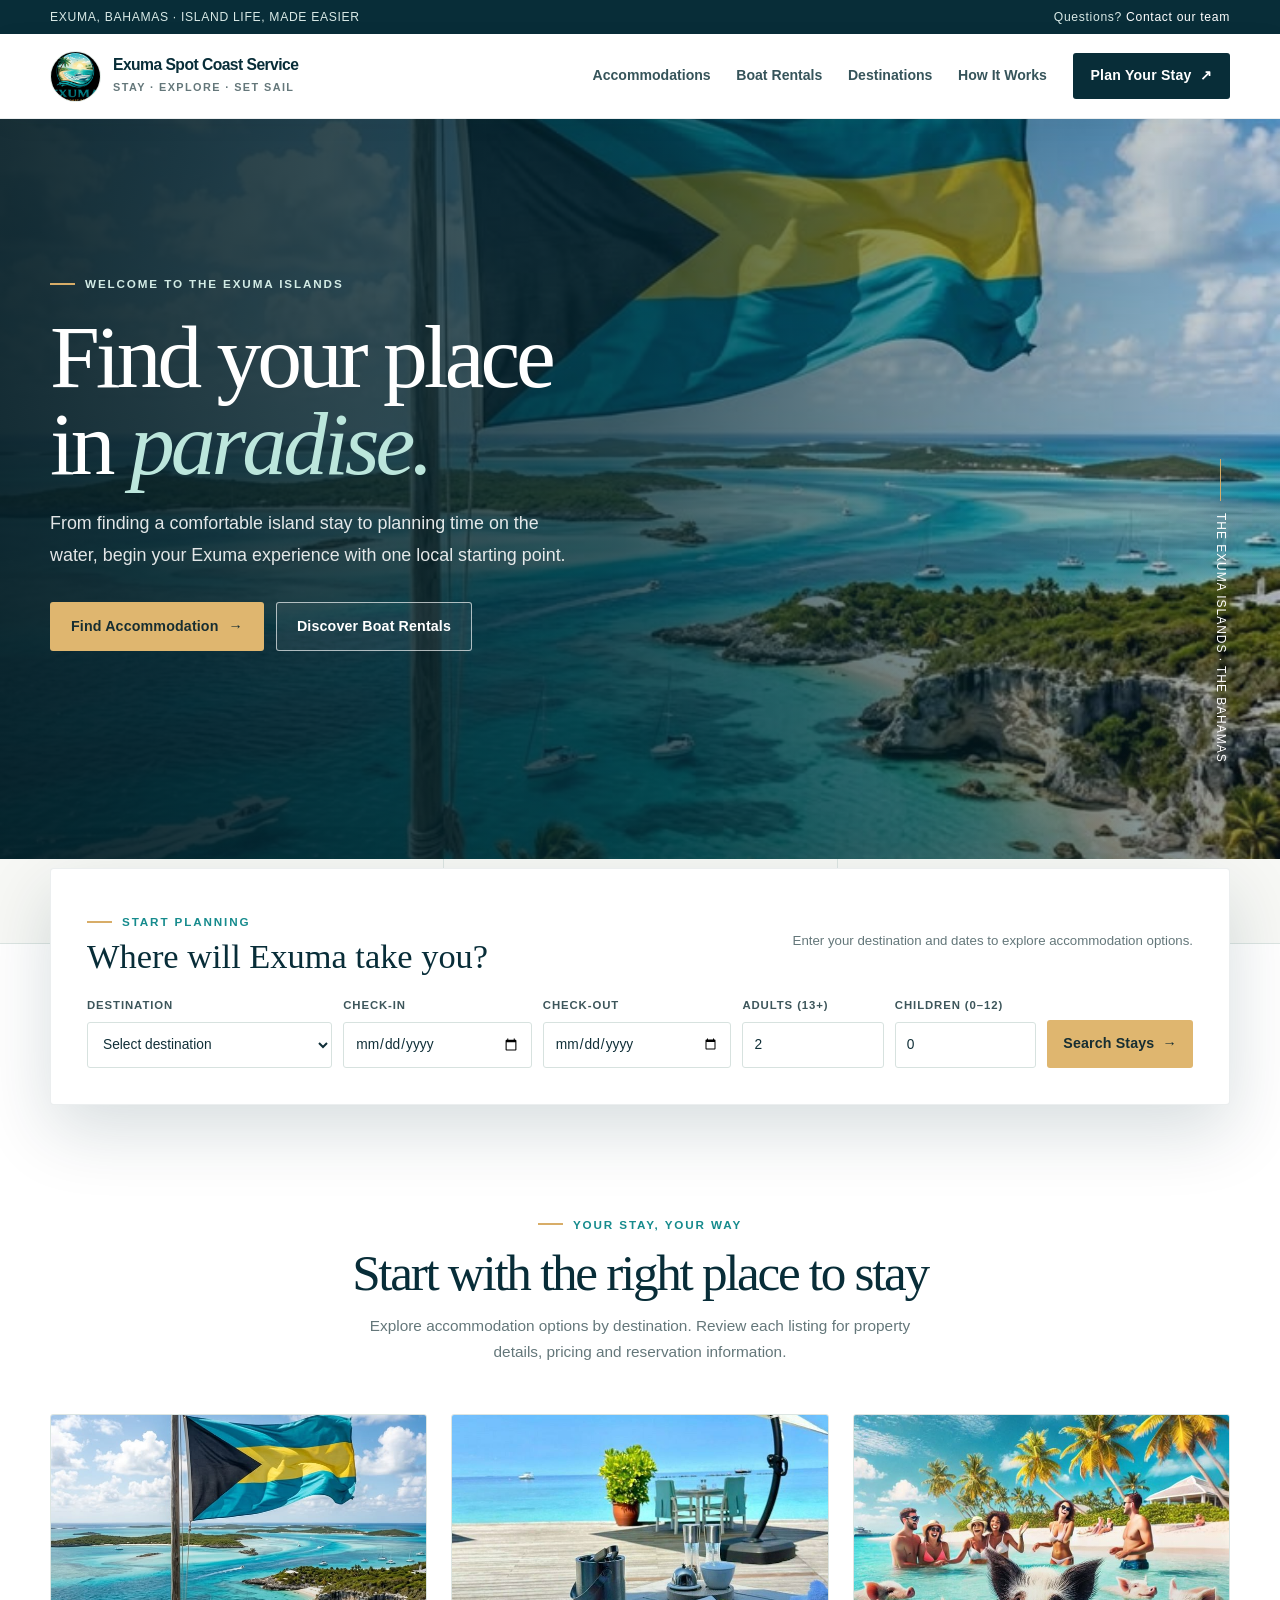
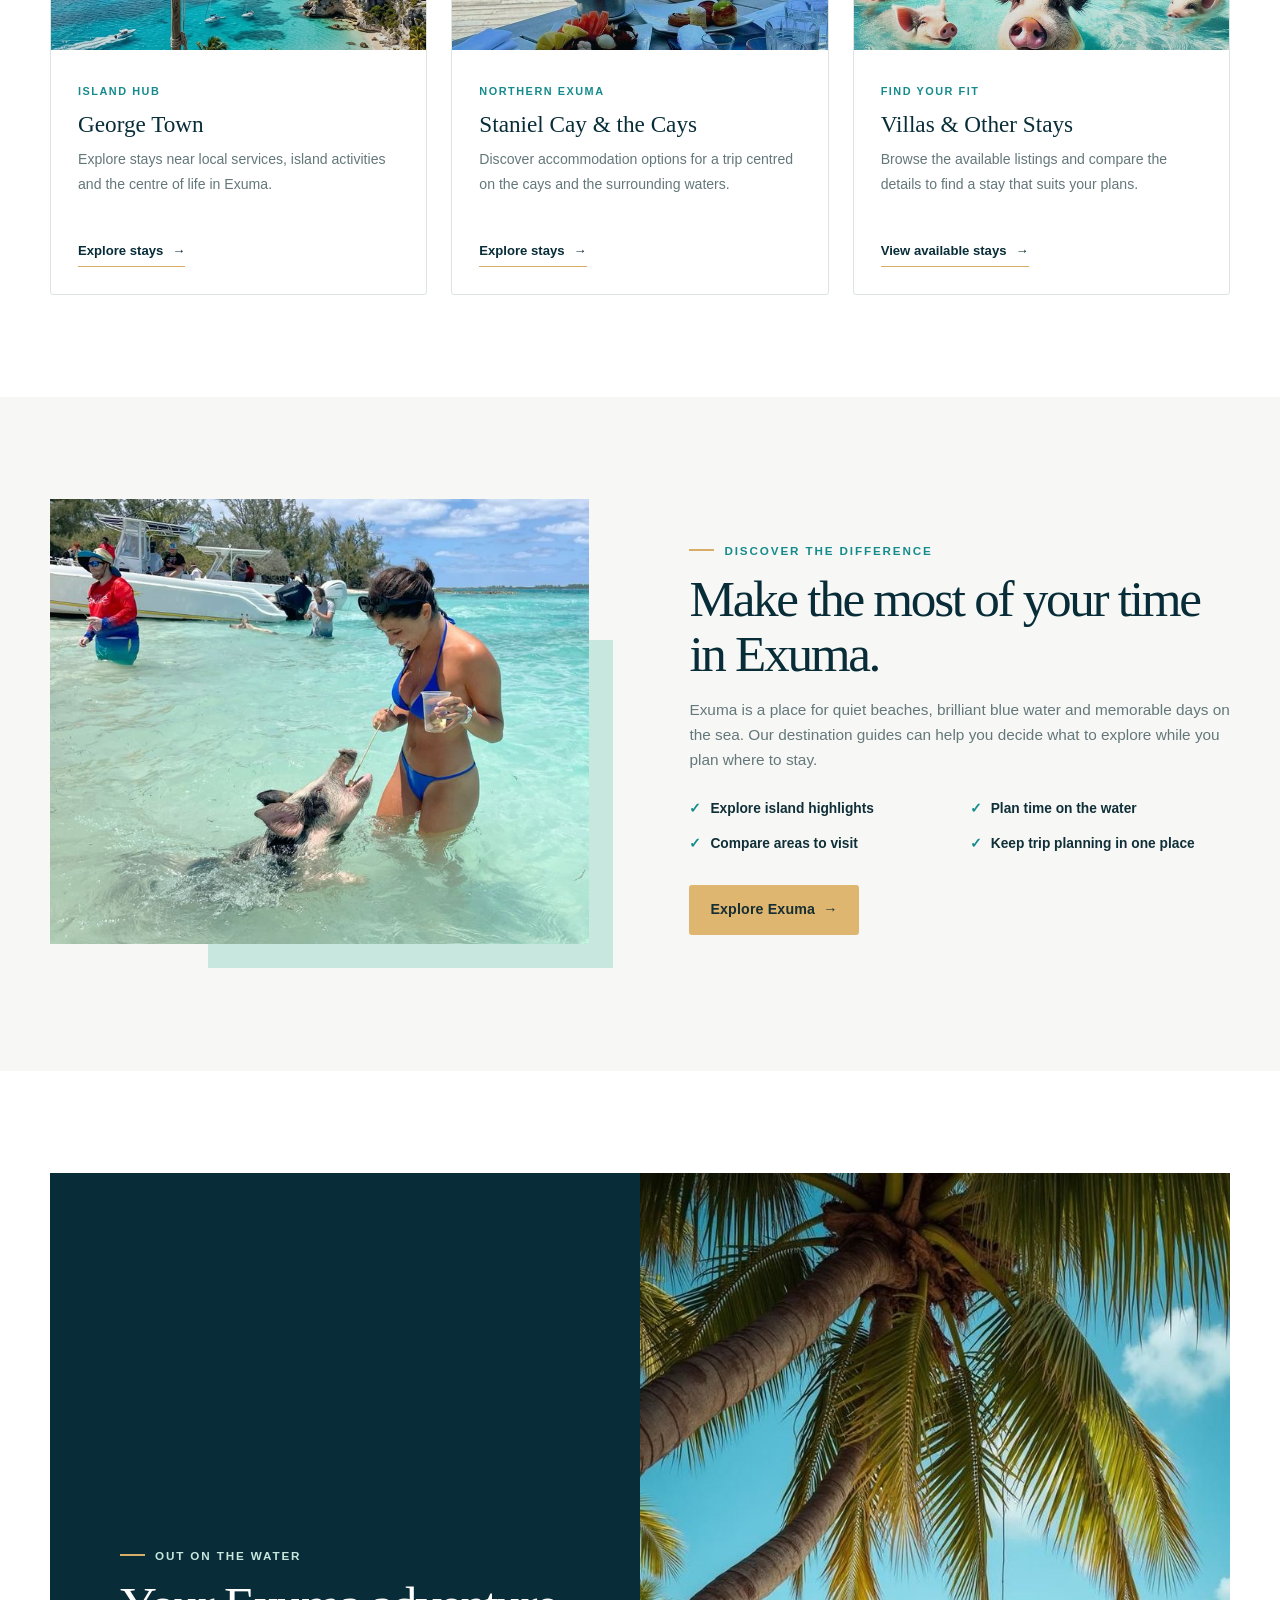
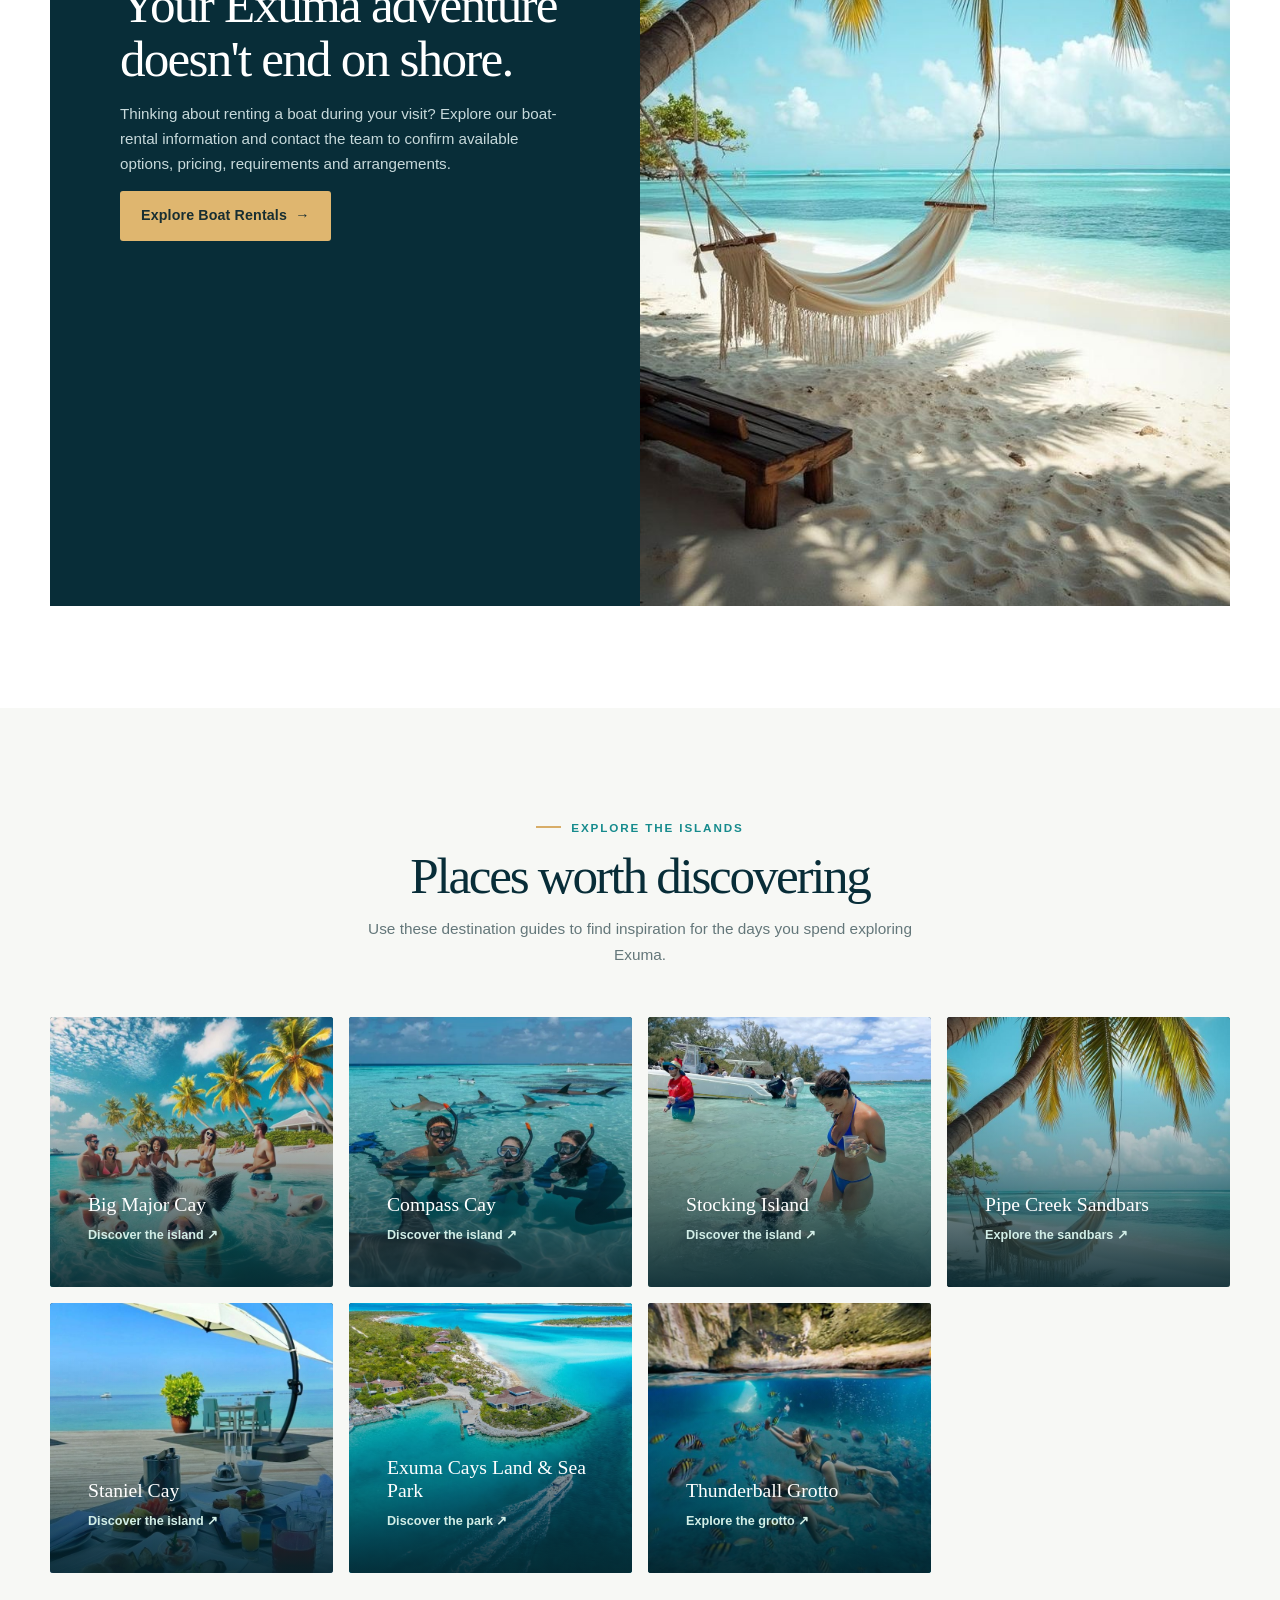
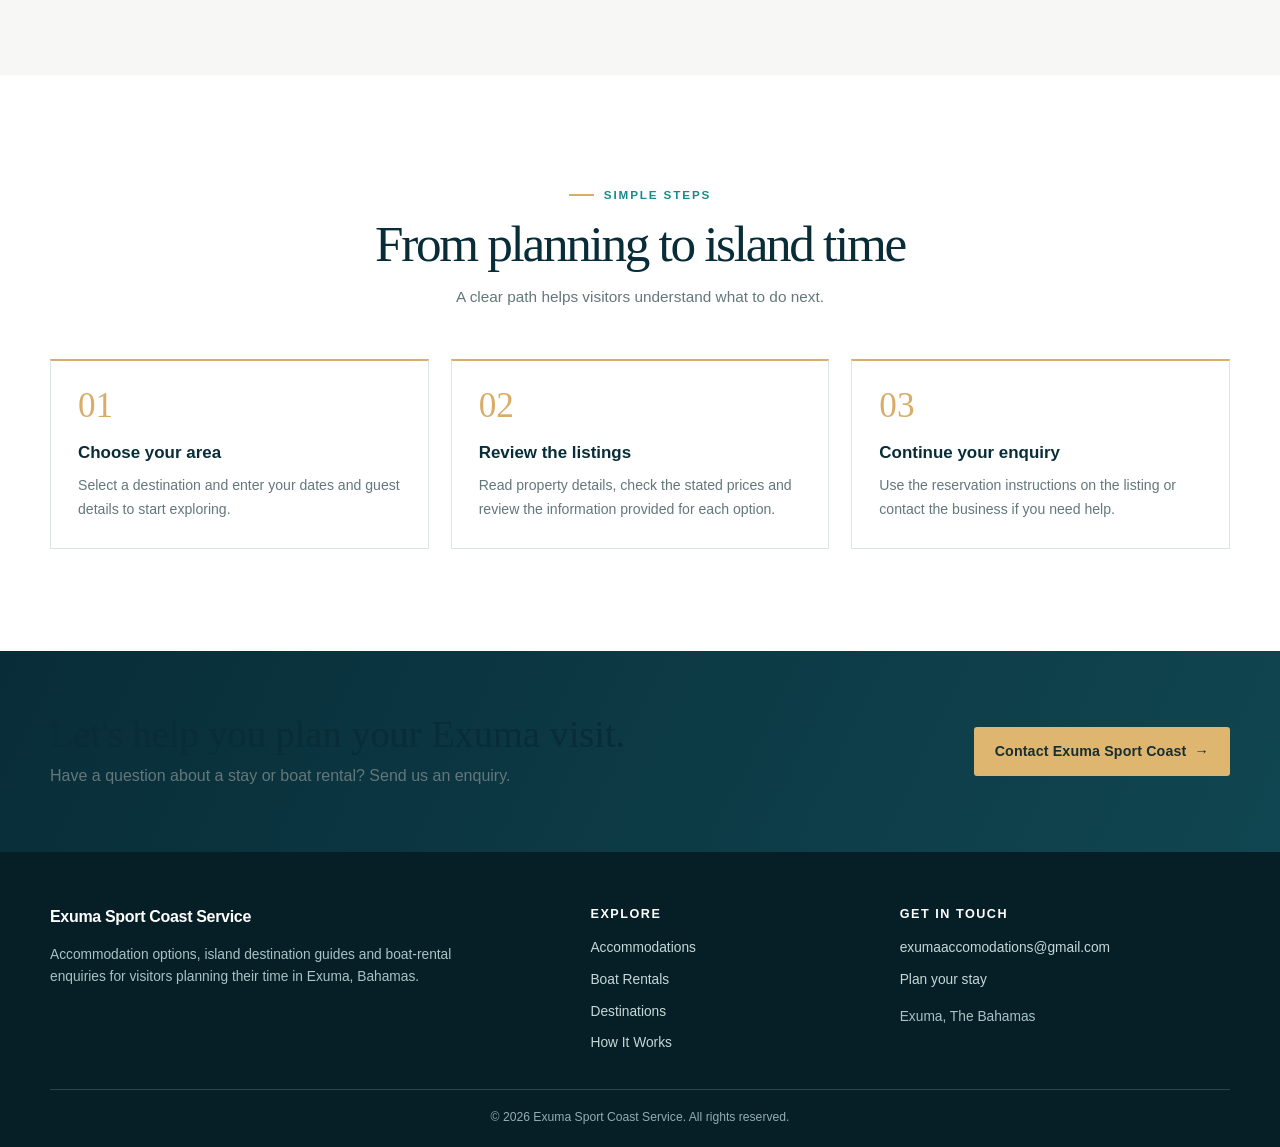
<file: index.html>
<!doctype html>
<html lang="en">
<head>
  <meta charset="utf-8">
  <meta name="viewport" content="width=device-width, initial-scale=1">
  <meta name="theme-color" content="#062f3b">
  <meta name="description" content="Explore accommodation options, island destinations and boat-rental enquiries with Exuma Sport Coast Service in the Bahamas.">
  <title>Exuma Sport Coast Service | Discover Exuma, Beautifully</title>
  <meta name="color-scheme" content="light">
  <style>
    :root {
      --ink: #102f38;
      --ocean: #062f3b;
      --ocean-2: #0b4652;
      --teal: #168b8d;
      --mint: #c7e7df;
      --foam: #f5f8f5;
      --sand: #f0e8d9;
      --gold: #d9a34a;
      --white: #fff;
      --muted: #64777a;
      --line: #e1e9e6;
      --radius: 20px;
      --shadow: 0 22px 60px rgba(6, 47, 59, .12);
    }
    * { box-sizing: border-box; }
    html { scroll-behavior: smooth; scroll-padding-top: 90px; }
    body { margin: 0; color: var(--ink); background: var(--white); font-family: "Aptos", "Segoe UI", Arial, sans-serif; line-height: 1.65; }
    img { display: block; max-width: 100%; }
    a { color: inherit; }
    button, input, select { font: inherit; }
    .container { width: min(1180px, calc(100% - 48px)); margin-inline: auto; }
    .topline { background: var(--ocean); color: #d8e9e6; font-size: .78rem; letter-spacing: .035em; }
    .topline-inner { display: flex; align-items: center; justify-content: space-between; gap: 16px; min-height: 34px; }
    .topline a { color: #fff; text-decoration: none; }
    .site-header { position: sticky; top: 0; z-index: 50; background: rgba(255,255,255,.96); backdrop-filter: blur(14px); border-bottom: 1px solid rgba(6,47,59,.08); }
    .nav { display: flex; align-items: center; justify-content: space-between; gap: 26px; min-height: 84px; }
    .brand { display: flex; align-items: center; gap: 12px; min-width: 0; text-decoration: none; }
    .brand-mark { width: 51px; height: 51px; flex: 0 0 51px; display: grid; place-items: center; overflow: hidden; border-radius: 14px; background: #e6f3ef; }
    .brand-mark img { width: 100%; height: 100%; object-fit: contain; }
    .brand-name { display: block; color: var(--ocean); font-size: .98rem; font-weight: 850; line-height: 1.15; letter-spacing: -.025em; }
    .brand-tag { display: block; margin-top: 5px; color: var(--muted); font-size: .68rem; font-weight: 700; text-transform: uppercase; letter-spacing: .13em; }
    .nav-links { display: flex; align-items: center; gap: 26px; }
    .nav-links a { color: #36545a; text-decoration: none; font-size: .88rem; font-weight: 700; transition: color .2s; }
    .nav-links a:hover { color: var(--teal); }
    .nav-links .nav-cta { padding: 11px 18px; border-radius: 5px; background: var(--ocean); color: #fff; }
    .nav-links .nav-cta:hover { background: var(--teal); color: #fff; }
    .menu-toggle { display: none; border: 1px solid var(--line); background: #fff; color: var(--ocean); border-radius: 8px; padding: 9px 12px; font-weight: 750; }
    .hero { position: relative; display: flex; align-items: center; min-height: 630px; color: #fff; background: var(--ocean) url("exuma.jpg") center 50% / cover no-repeat; isolation: isolate; }
    .hero::before { content: ""; position: absolute; z-index: -1; inset: 0; background: linear-gradient(90deg, rgba(3,34,43,.91) 0%, rgba(3,45,55,.72) 46%, rgba(3,45,55,.12) 100%), linear-gradient(0deg, rgba(3,34,43,.2), transparent 40%); }
    .hero-content { padding: 80px 0 140px; max-width: 740px; }
    .overline { display: inline-flex; align-items: center; gap: 10px; color: var(--teal); font-size: .73rem; font-weight: 850; text-transform: uppercase; letter-spacing: .16em; }
    .overline::before { content: ""; width: 25px; height: 2px; background: var(--gold); }
    .hero .overline { color: #d2ebe5; }
    h1, h2, h3, p { overflow-wrap: break-word; }
    .hero h1 { margin: 21px 0 19px; max-width: 700px; font-family: Georgia, "Times New Roman", serif; font-size: clamp(3.2rem, 6.4vw, 5.8rem); font-weight: 500; line-height: .99; letter-spacing: -.045em; }
    .hero h1 em { color: #bce6dc; font-weight: 500; }
    .hero p { max-width: 580px; margin: 0; color: rgba(255,255,255,.88); font-size: clamp(1rem, 1.45vw, 1.12rem); }
    .actions { display: flex; flex-wrap: wrap; gap: 12px; margin-top: 30px; }
    .btn { min-height: 48px; display: inline-flex; align-items: center; justify-content: center; gap: 10px; padding: 12px 20px; border: 1px solid transparent; border-radius: 5px; text-decoration: none; text-align: center; font-size: .89rem; font-weight: 800; cursor: pointer; transition: transform .18s, background .18s, border-color .18s; }
    .btn:hover { transform: translateY(-2px); }
    .btn-gold { background: var(--gold); color: #172e32; }
    .btn-gold:hover { background: #e9b765; }
    .btn-outline { color: #fff; border-color: rgba(255,255,255,.65); background: rgba(255,255,255,.06); }
    .btn-outline:hover { background: rgba(255,255,255,.15); }
    .hero-caption { position: absolute; right: max(24px, calc((100% - 1180px)/2)); bottom: 96px; display: flex; align-items: center; gap: 12px; color: #fff; font-size: .75rem; letter-spacing: .08em; text-transform: uppercase; writing-mode: vertical-rl; }
    .hero-caption::before { content: ""; width: 1px; height: 42px; background: var(--gold); }
    .benefit-bar { background: var(--foam); border-bottom: 1px solid var(--line); }
    .benefit-grid { display: grid; grid-template-columns: repeat(3,1fr); }
    .benefit { display: flex; align-items: center; justify-content: center; gap: 12px; padding: 23px 18px; color: var(--ocean); font-size: .86rem; font-weight: 750; }
    .benefit + .benefit { border-left: 1px solid var(--line); }
    .benefit-icon { display: grid; place-items: center; width: 38px; height: 38px; border: 1px solid #c5dfd8; border-radius: 50%; color: var(--teal); font-size: 1.1rem; }
    .search-wrap { position: relative; z-index: 3; margin-top: -68px; }
    .search-card { padding: 28px; border: 1px solid rgba(6,47,59,.08); border-radius: 10px; background: #fff; box-shadow: var(--shadow); }
    .search-head { display: flex; justify-content: space-between; align-items: end; gap: 20px; margin-bottom: 20px; }
    .search-head h2 { margin: 5px 0 0; color: var(--ocean); font-family: Georgia, "Times New Roman", serif; font-size: 1.8rem; font-weight: 500; line-height: 1.15; }
    .search-head p { margin: 0; color: var(--muted); font-size: .83rem; }
    .booking-form { display: grid; grid-template-columns: 1.3fr 1fr 1fr .75fr .75fr auto; gap: 11px; align-items: end; }
    .field { min-width: 0; }
    .field label { display: block; margin: 0 0 7px; color: #3d565b; font-size: .71rem; font-weight: 850; text-transform: uppercase; letter-spacing: .08em; }
    .field input, .field select { width: 100%; height: 46px; min-width: 0; padding: 0 11px; border: 1px solid #d7e2df; border-radius: 5px; outline: none; color: var(--ink); background: #fff; font-size: .86rem; }
    .field input:focus, .field select:focus { border-color: var(--teal); box-shadow: 0 0 0 3px rgba(22,139,141,.12); }
    .booking-form .btn { width: 100%; height: 46px; white-space: nowrap; padding-inline: 15px; }
    .section { padding: 94px 0; }
    .section-tint { background: var(--foam); }
    .section-heading { max-width: 690px; margin: 0 auto 43px; text-align: center; }
    .section-heading h2, .story-copy h2 { margin: 11px 0 13px; color: var(--ocean); font-family: Georgia, "Times New Roman", serif; font-size: clamp(2.2rem, 4vw, 3.35rem); font-weight: 500; line-height: 1.08; letter-spacing: -.035em; }
    .section-heading p { max-width: 590px; margin: 0 auto; color: var(--muted); font-size: .96rem; }
    .stay-grid { display: grid; grid-template-columns: repeat(3,1fr); gap: 22px; }
    .stay-card { overflow: hidden; border: 1px solid var(--line); background: #fff; transition: transform .22s, box-shadow .22s; }
    .stay-card:hover { transform: translateY(-4px); box-shadow: var(--shadow); }
    .stay-image { height: 235px; overflow: hidden; background: #dbece8; }
    .stay-image img { width: 100%; height: 100%; object-fit: cover; transition: transform .4s; }
    .stay-card:hover .stay-image img { transform: scale(1.035); }
    .stay-body { padding: 24px; }
    .card-label { color: var(--teal); font-size: .68rem; font-weight: 850; letter-spacing: .14em; text-transform: uppercase; }
    .stay-body h3 { margin: 8px 0 9px; color: var(--ocean); font-family: Georgia, "Times New Roman", serif; font-size: 1.45rem; font-weight: 500; line-height: 1.15; }
    .stay-body p { min-height: 72px; margin: 0 0 18px; color: var(--muted); font-size: .88rem; }
    .arrow-link { display: inline-flex; align-items: center; gap: 9px; color: var(--ocean); font-size: .82rem; font-weight: 850; text-decoration: none; border-bottom: 1px solid var(--gold); padding-bottom: 4px; }
    .arrow-link:hover { color: var(--teal); }
    .story-grid { display: grid; grid-template-columns: 1.02fr .98fr; align-items: center; gap: 75px; }
    .story-photo { position: relative; padding: 0 24px 24px 0; }
    .story-photo::before { content: ""; position: absolute; right: 0; bottom: 0; width: 72%; height: 70%; background: var(--mint); }
    .story-photo img { position: relative; z-index: 1; width: 100%; height: 445px; object-fit: cover; }
    .story-copy h2 { font-size: clamp(2.3rem, 4vw, 3.45rem); }
    .story-copy > p { color: var(--muted); font-size: .96rem; }
    .feature-list { display: grid; grid-template-columns: 1fr 1fr; gap: 13px 20px; margin: 25px 0 29px; padding: 0; list-style: none; }
    .feature-list li { display: flex; align-items: start; gap: 9px; font-size: .86rem; font-weight: 700; }
    .tick { color: var(--teal); font-weight: 900; }
    .boat-feature { display: grid; grid-template-columns: 1fr 1fr; min-height: 410px; background: var(--ocean); color: #fff; }
    .boat-copy { align-self: center; padding: clamp(30px, 5.5vw, 70px); }
    .boat-copy .overline { color: var(--mint); }
    .boat-copy h2 { margin: 13px 0 15px; font-family: Georgia, "Times New Roman", serif; font-size: clamp(2.3rem, 4vw, 3.55rem); font-weight: 500; line-height: 1.05; letter-spacing: -.035em; }
    .boat-copy p { max-width: 480px; color: #c7d9db; font-size: .95rem; }
    .boat-photo { min-height: 410px; background: #0a5664; }
    .boat-photo img { width: 100%; height: 100%; object-fit: cover; }
    .destinations { display: grid; grid-template-columns: repeat(4,1fr); gap: 16px; }
    .destination { position: relative; min-height: 270px; overflow: hidden; background: var(--ocean); color: #fff; }
    .destination img { position: absolute; inset: 0; width: 100%; height: 100%; object-fit: cover; transition: transform .4s; }
    .destination:hover img { transform: scale(1.05); }
    .destination::after { content: ""; position: absolute; inset: 0; background: linear-gradient(180deg, rgba(4,36,45,0) 20%, rgba(4,36,45,.9) 100%); }
    .destination-copy { position: absolute; z-index: 1; inset: auto 18px 19px; }
    .destination-copy h3 { margin: 0 0 5px; font-family: Georgia, "Times New Roman", serif; font-size: 1.23rem; font-weight: 500; line-height: 1.15; }
    .destination-copy a { color: #d2eee7; font-size: .79rem; font-weight: 800; text-decoration: none; }
    .destination-copy a:hover { text-decoration: underline; }
    .steps { display: grid; grid-template-columns: repeat(3,1fr); gap: 22px; }
    .step { padding: 27px; border: 1px solid var(--line); background: #fff; }
    .step-no { color: var(--gold); font-family: Georgia, "Times New Roman", serif; font-size: 2.2rem; line-height: 1; }
    .step h3 { margin: 16px 0 7px; color: var(--ocean); font-size: 1.06rem; }
    .step p { margin: 0; color: var(--muted); font-size: .88rem; }
    .contact-band { padding: 62px 0; background: #e7f2ed; }
    .contact-inner { display: flex; align-items: center; justify-content: space-between; gap: 25px; }
    .contact-inner h2 { margin: 0 0 7px; color: var(--ocean); font-family: Georgia, "Times New Roman", serif; font-size: clamp(1.8rem, 3vw, 2.55rem); font-weight: 500; line-height: 1.12; }
    .contact-inner p { margin: 0; color: var(--muted); }
    .site-footer { padding: 52px 0 20px; background: #042630; color: #d2e2e1; }
    .footer-grid { display: grid; grid-template-columns: 1.5fr .8fr 1fr; gap: 45px; padding-bottom: 34px; }
    .footer-title { color: #fff; font-weight: 850; font-size: 1rem; }
    .site-footer p { max-width: 410px; color: #a9c2c4; font-size: .86rem; }
    .site-footer h3 { margin: 0 0 13px; color: #fff; font-size: .79rem; text-transform: uppercase; letter-spacing: .12em; }
    .footer-links { display: grid; gap: 9px; }
    .footer-links a { color: #c5d8d8; font-size: .86rem; text-decoration: none; }
    .footer-links a:hover { color: #fff; }
    .copyright { border-top: 1px solid rgba(255,255,255,.14); padding-top: 17px; color: #91adaf; text-align: center; font-size: .76rem; }
    @media (max-width: 1050px) {
      .nav-links { gap: 16px; }
      .booking-form { grid-template-columns: repeat(3,1fr); }
      .booking-form .btn { width: 100%; }
      .story-grid { gap: 45px; }
      .destinations { grid-template-columns: repeat(3,1fr); }
    }
    @media (max-width: 760px) {
      .container { width: min(100% - 32px, 600px); }
      .topline-inner { justify-content: center; text-align: center; }
      .topline-inner span:last-child { display: none; }
      .nav { min-height: 72px; }
      .brand-mark { width: 43px; height: 43px; flex-basis: 43px; }
      .brand-name { font-size: .87rem; }
      .brand-tag { font-size: .59rem; }
      .menu-toggle { display: block; }
      .nav-links { display: none; position: absolute; top: 72px; left: 0; right: 0; padding: 19px 24px 23px; background: #fff; border-bottom: 1px solid var(--line); box-shadow: 0 16px 25px rgba(6,47,59,.09); flex-direction: column; align-items: stretch; gap: 16px; }
      .nav-links.open { display: flex; }
      .nav-links .nav-cta { text-align: center; }
      .hero { min-height: 575px; background-position: 58% center; }
      .hero-content { padding: 70px 0 115px; }
      .hero h1 { font-size: clamp(3rem, 12vw, 4.3rem); }
      .hero-caption { display: none; }
      .benefit-grid { grid-template-columns: 1fr; }
      .benefit { justify-content: flex-start; padding: 13px 3px; }
      .benefit + .benefit { border-left: 0; border-top: 1px solid var(--line); }
      .search-wrap { margin-top: -48px; }
      .search-card { padding: 22px; }
      .search-head { display: block; }
      .search-head p { margin-top: 8px; }
      .booking-form { grid-template-columns: 1fr 1fr; }
      .field:first-child, .booking-form .btn { grid-column: 1 / -1; }
      .section { padding: 68px 0; }
      .section-heading { margin-bottom: 30px; }
      .stay-grid { grid-template-columns: 1fr; gap: 18px; }
      .stay-image { height: 235px; }
      .stay-body p { min-height: 0; }
      .story-grid { grid-template-columns: 1fr; gap: 35px; }
      .story-photo img { height: 330px; }
      .boat-feature { grid-template-columns: 1fr; }
      .boat-photo { grid-row: 1; min-height: 260px; max-height: 300px; }
      .destinations { grid-template-columns: repeat(2,1fr); gap: 12px; }
      .destination { min-height: 230px; }
      .steps { grid-template-columns: 1fr; gap: 14px; }
      .contact-inner { align-items: flex-start; flex-direction: column; }
      .footer-grid { grid-template-columns: 1fr 1fr; gap: 28px; }
      .footer-grid > div:first-child { grid-column: 1 / -1; }
    }
    @media (max-width: 430px) {
      .booking-form { grid-template-columns: 1fr; }
      .field:first-child, .booking-form .btn { grid-column: auto; }
      .destinations { grid-template-columns: 1fr; }
      .destination { min-height: 245px; }
      .feature-list { grid-template-columns: 1fr; }
      .footer-grid { grid-template-columns: 1fr; }
      .footer-grid > div:first-child { grid-column: auto; }
      .brand-tag { letter-spacing: .08em; }
      .actions .btn { width: 100%; }
    }
    @media (prefers-reduced-motion: reduce) {
      html { scroll-behavior: auto; }
      *, *::before, *::after { transition-duration: .01ms !important; animation-duration: .01ms !important; }
    }

    /* VOLUME 3 — editorial refinement, accessibility and conversion polish */
    :root {
      --ocean: #082d38;
      --ocean-2: #104651;
      --teal: #168b8d;
      --gold: #d8ad68;
      --foam: #f7f8f5;
      --line: #dce5e2;
      --shadow: 0 24px 70px rgba(8,45,56,.13);
    }
    ::selection { background: #d8ad68; color: #082d38; }
    :focus-visible { outline: 3px solid #d8ad68; outline-offset: 3px; }
    .skip-link { position: absolute; top: -100px; left: 16px; z-index: 100; padding: 12px 16px; background: #fff; color: #082d38; }
    .skip-link:focus { top: 12px; }
    .topline { font-size: .76rem; letter-spacing: .055em; }
    .site-header { box-shadow: 0 5px 24px rgba(8,45,56,.045); }
    .brand-mark { border-radius: 50%; border: 1px solid #e0e9e5; background: #fff; }
    .brand-name { letter-spacing: -.035em; }
    .nav-links { gap: clamp(14px, 2vw, 28px); }
    .nav-links a { transition: color .2s ease, background .2s ease; }
    .nav-links .nav-cta { border-radius: 3px; letter-spacing: .015em; }
    .hero { min-height: min(740px, 78vw); background-position: center 54%; }
    .hero::before {
      background: linear-gradient(90deg, rgba(4,29,37,.92) 0%, rgba(4,38,47,.72) 48%, rgba(4,38,47,.12) 100%),
                  linear-gradient(0deg, rgba(4,29,37,.35), transparent 55%);
    }
    .hero-content { padding-top: 90px; padding-bottom: 150px; }
    .hero h1 { max-width: 760px; font-size: clamp(3.15rem, 7vw, 6.25rem); line-height: .97; }
    .hero p { max-width: 540px; line-height: 1.8; }
    .btn { border-radius: 3px; letter-spacing: .01em; }
    .btn-gold { background: #dfb66f; }
    .btn-gold:hover { background: #edc987; }
    .benefit-grid { max-width: 1180px; margin: auto; }
    .benefit { letter-spacing: .005em; }
    .search-wrap { margin-top: -76px; }
    .search-card { border-radius: 4px; padding: clamp(22px, 3.2vw, 36px); box-shadow: 0 25px 70px rgba(8,45,56,.16); }
    .search-head { align-items: center; }
    .search-head h2 { font-size: clamp(1.65rem, 3vw, 2.15rem); }
    .field input, .field select { border-radius: 3px; transition: border-color .2s, box-shadow .2s; }
    .field input:focus, .field select:focus { border-color: var(--teal); }
    .section { padding: clamp(70px, 8vw, 112px) 0; }
    .section-heading { margin-bottom: 50px; }
    .section-heading h2, .story-copy h2 { letter-spacing: -.045em; }
    .stay-grid { gap: 24px; }
    .stay-card { border-radius: 3px; }
    .stay-image { position: relative; }
    .stay-image::after { content: ""; position: absolute; inset: 45% 0 0; pointer-events: none; background: linear-gradient(0deg, rgba(8,45,56,.18), transparent); }
    .stay-body { padding: 27px; }
    .stay-body p { line-height: 1.75; }
    .arrow-link { transition: gap .2s ease, color .2s ease; }
    .arrow-link:hover { gap: 14px; }
    .story-grid { gap: clamp(35px, 6vw, 82px); }
    .story-image img { box-shadow: var(--shadow); }
    .destination { border-radius: 3px; }
    .destination-copy { padding: 18px 20px 21px; }
    .destination-copy a { text-underline-offset: 5px; }
    .step { border-top: 2px solid var(--gold); }
    .contact-band { background: linear-gradient(115deg, #082d38, #104651); }
    .site-footer { background: #061f27; }
    .footer-title { letter-spacing: -.02em; }
    .copyright { border-color: rgba(255,255,255,.16); }
    .mobile-booking-link { display: none; }
    @media (max-width: 900px) {
      .booking-form { grid-template-columns: repeat(2, minmax(0,1fr)); }
      .booking-form .btn { grid-column: 1 / -1; }
      .hero { min-height: 620px; }
      .hero-caption { display: none; }
    }
    @media (max-width: 640px) {
      .container { width: min(100% - 34px, 1180px); }
      .topline-inner { justify-content: center; text-align: center; min-height: 31px; }
      .topline-inner > :last-child { display: none; }
      .nav { min-height: 72px; gap: 10px; }
      .brand-mark { width: 43px; height: 43px; flex-basis: 43px; }
      .brand-name { font-size: .87rem; }
      .brand-tag { font-size: .58rem; letter-spacing: .09em; }
      .menu-toggle { padding: 8px 10px; }
      .hero { min-height: 600px; background-position: 58% center; }
      .hero::before { background: linear-gradient(90deg, rgba(4,29,37,.88), rgba(4,38,47,.42)), linear-gradient(0deg, rgba(4,29,37,.36), transparent 65%); }
      .hero-content { padding: 70px 0 135px; }
      .hero h1 { font-size: clamp(3rem, 13vw, 4.4rem); }
      .hero p { font-size: .98rem; }
      .benefit-grid { grid-template-columns: 1fr; }
      .benefit { justify-content: flex-start; padding: 14px 0; }
      .benefit + .benefit { border-left: 0; border-top: 1px solid var(--line); }
      .search-wrap { margin-top: -58px; }
      .search-card { padding: 22px 18px; }
      .search-head { display: block; }
      .search-head p { margin-top: 8px; }
      .booking-form { grid-template-columns: 1fr 1fr; gap: 12px; }
      .field:first-child { grid-column: 1 / -1; }
      .booking-form .btn { grid-column: 1 / -1; }
      .section { padding: 68px 0; }
      .stay-grid { grid-template-columns: 1fr; }
      .stay-image { height: 250px; }
      .story-grid { grid-template-columns: 1fr; }
      .destinations { grid-template-columns: 1fr 1fr; }
      .contact-inner { align-items: flex-start; }
      .mobile-booking-link {
        display: flex; position: fixed; z-index: 45; right: 14px; bottom: 14px;
        padding: 13px 17px; border-radius: 3px; background: #dfb66f; color: #082d38;
        box-shadow: 0 8px 25px rgba(0,0,0,.2); text-decoration: none; font-size: .82rem; font-weight: 850;
      }
    }
    @media (prefers-reduced-motion: reduce) {
      html { scroll-behavior: auto; }
      *, *::before, *::after { transition-duration: .01ms !important; animation-duration: .01ms !important; }
    }

  </style>
</head>
<body>
  <a class="skip-link" href="#main-content">Skip to main content</a>
  <div class="topline">
    <div class="container topline-inner">
      <span>EXUMA, BAHAMAS · ISLAND LIFE, MADE EASIER</span>
      <span>Questions? <a href="mailto:exumaaccomodations@gmail.com">Contact our team</a></span>
    </div>
  </div>

  <header class="site-header">
    <div class="container nav">
      <a class="brand" href="index.html" aria-label="Exuma Sport Coast Service home">
        <span class="brand-mark"><img src="images/exumalogo.jpg" alt="Exuma Sport Coast Service logo" onerror="this.parentElement.style.display='none'"></span>
        <span><span class="brand-name">Exuma Spot Coast Service</span><span class="brand-tag">Stay · Explore · Set Sail</span></span>
      </a>
      <button class="menu-toggle" type="button" aria-expanded="false" aria-controls="primary-nav">Menu ☰</button>
      <nav class="nav-links" id="primary-nav" aria-label="Main navigation">
        <a href="#stays">Accommodations</a>
        <a href="#boats">Boat Rentals</a>
        <a href="#destinations">Destinations</a>
        <a href="#how-it-works">How It Works</a>
        <a class="nav-cta" href="#find-stay">Plan Your Stay&nbsp; ↗</a>
      </nav>
    </div>
  </header>

  <main id="main-content">
    <section class="hero">
      <div class="container">
        <div class="hero-content">
          <span class="overline">Welcome to the Exuma Islands</span>
          <h1>Find your place<br>in <em>paradise.</em></h1>
          <p>From finding a comfortable island stay to planning time on the water, begin your Exuma experience with one local starting point.</p>
          <div class="actions">
            <a class="btn btn-gold" href="#find-stay">Find Accommodation <span aria-hidden="true">→</span></a>
            <a class="btn btn-outline" href="#boats">Discover Boat Rentals</a>
          </div>
        </div>
      </div>
      <div class="hero-caption" aria-hidden="true">The Exuma Islands · The Bahamas</div>
    </section>

    <section class="benefit-bar" aria-label="Our services">
      <div class="container benefit-grid">
        <div class="benefit"><span class="benefit-icon" aria-hidden="true">⌂</span><span>Accommodation options across Exuma</span></div>
        <div class="benefit"><span class="benefit-icon" aria-hidden="true">◇</span><span>Island guides to inspire your stay</span></div>
        <div class="benefit"><span class="benefit-icon" aria-hidden="true">⌁</span><span>Boat-rental enquiries made simple</span></div>
      </div>
    </section>

    <section class="search-wrap container" id="find-stay" aria-labelledby="search-title">
      <div class="search-card">
        <div class="search-head">
          <div><span class="overline">Start planning</span><h2 id="search-title">Where will Exuma take you?</h2></div>
          <p>Enter your destination and dates to explore accommodation options.</p>
        </div>
        <form class="booking-form" id="booking-search" action="accommodations.html" method="GET">
          <div class="field">
            <label for="region">Destination</label>
            <select id="region" name="region" required>
              <option value="">Select destination</option>
              <option value="george-town">George Town</option>
              <option value="moss-town">Moss Town</option>
              <option value="michelson-rokers-point">Michelson / Roker's Point</option>
              <option value="staniel-cay-exuma-cays">Staniel Cay / Exuma Cays</option>
              <option value="luxury-villas">Luxury Villas</option>
            </select>
          </div>
          <div class="field"><label for="checkin">Check-in</label><input id="checkin" type="date" name="checkin" required></div>
          <div class="field"><label for="checkout">Check-out</label><input id="checkout" type="date" name="checkout" required></div>
          <div class="field"><label for="adults">Adults (13+)</label><input id="adults" type="number" name="adults" min="1" max="20" value="2" required></div>
          <div class="field"><label for="children">Children (0–12)</label><input id="children" type="number" name="children" min="0" max="10" value="0" required></div>
          <button class="btn btn-gold" type="submit">Search Stays&nbsp; →</button>
        </form>
      </div>
    </section>

    <section class="section" id="stays">
      <div class="container">
        <div class="section-heading">
          <span class="overline">Your stay, your way</span>
          <h2>Start with the right place to stay</h2>
          <p>Explore accommodation options by destination. Review each listing for property details, pricing and reservation information.</p>
        </div>
        <div class="stay-grid">
          <article class="stay-card">
            <div class="stay-image"><img src="exuma.jpg" alt="Bahamian shoreline and turquoise sea" loading="lazy"></div>
            <div class="stay-body"><span class="card-label">Island hub</span><h3>George Town</h3><p>Explore stays near local services, island activities and the centre of life in Exuma.</p><a class="arrow-link" href="#find-stay" data-requires-booking-form>Explore stays <span aria-hidden="true">→</span></a></div>
          </article>
          <article class="stay-card">
            <div class="stay-image"><img src="stanielcay.jpg" alt="Staniel Cay in the Exuma Cays" loading="lazy"></div>
            <div class="stay-body"><span class="card-label">Northern Exuma</span><h3>Staniel Cay & the Cays</h3><p>Discover accommodation options for a trip centred on the cays and the surrounding waters.</p><a class="arrow-link" href="#find-stay" data-requires-booking-form>Explore stays <span aria-hidden="true">→</span></a></div>
          </article>
          <article class="stay-card">
            <div class="stay-image"><img src="majorcay.jpg" alt="Island scenery around the Exuma Cays" loading="lazy"></div>
            <div class="stay-body"><span class="card-label">Find your fit</span><h3>Villas & Other Stays</h3><p>Browse the available listings and compare the details to find a stay that suits your plans.</p><a class="arrow-link" href="#find-stay" data-requires-booking-form>View available stays <span aria-hidden="true">→</span></a></div>
          </article>
        </div>
      </div>
    </section>

    <section class="section section-tint">
      <div class="container story-grid">
        <div class="story-photo"><img src="stockingisland.jpg" alt="Beautiful island coastline in Exuma" loading="lazy"></div>
        <div class="story-copy">
          <span class="overline">Discover the difference</span>
          <h2>Make the most of your time in Exuma.</h2>
          <p>Exuma is a place for quiet beaches, brilliant blue water and memorable days on the sea. Our destination guides can help you decide what to explore while you plan where to stay.</p>
          <ul class="feature-list">
            <li><span class="tick">✓</span><span>Explore island highlights</span></li>
            <li><span class="tick">✓</span><span>Plan time on the water</span></li>
            <li><span class="tick">✓</span><span>Compare areas to visit</span></li>
            <li><span class="tick">✓</span><span>Keep trip planning in one place</span></li>
          </ul>
          <a class="btn btn-gold" href="#destinations">Explore Exuma&nbsp; →</a>
        </div>
      </div>
    </section>

    <section class="section" id="boats">
      <div class="container">
        <div class="boat-feature">
          <div class="boat-copy">
            <span class="overline">Out on the water</span>
            <h2>Your Exuma adventure doesn't end on shore.</h2>
            <p>Thinking about renting a boat during your visit? Explore our boat-rental information and contact the team to confirm available options, pricing, requirements and arrangements.</p>
            <!-- IMPORTANT: Change boats.html if your existing boat-rental page uses another filename. -->
            <a class="btn btn-gold" href="boats.html">Explore Boat Rentals&nbsp; →</a>
          </div>
          <div class="boat-photo"><img src="sandbars.jpg" alt="Sandbars and shallow turquoise waters in Exuma" loading="lazy"></div>
        </div>
      </div>
    </section>

    <section class="section section-tint" id="destinations">
      <div class="container">
        <div class="section-heading">
          <span class="overline">Explore the islands</span>
          <h2>Places worth discovering</h2>
          <p>Use these destination guides to find inspiration for the days you spend exploring Exuma.</p>
        </div>
        <div class="destinations">
          <article class="destination"><img src="majorcay.jpg" alt="Big Major Cay" loading="lazy"><div class="destination-copy"><h3>Big Major Cay</h3><a href="majorcay.html">Discover the island ↗</a></div></article>
          <article class="destination"><img src="compasscay.jpg" alt="Compass Cay" loading="lazy"><div class="destination-copy"><h3>Compass Cay</h3><a href="compasscay.html">Discover the island ↗</a></div></article>
          <article class="destination"><img src="stockingisland.jpg" alt="Stocking Island" loading="lazy"><div class="destination-copy"><h3>Stocking Island</h3><a href="stockingisland.html">Discover the island ↗</a></div></article>
          <article class="destination"><img src="sandbars.jpg" alt="Pipe Creek sandbars" loading="lazy"><div class="destination-copy"><h3>Pipe Creek Sandbars</h3><a href="sandbars.html">Explore the sandbars ↗</a></div></article>
          <article class="destination"><img src="stanielcay.jpg" alt="Staniel Cay" loading="lazy"><div class="destination-copy"><h3>Staniel Cay</h3><a href="stanielcay.html">Discover the island ↗</a></div></article>
          <article class="destination"><img src="seapark.jpg" alt="Exuma Cays Land and Sea Park" loading="lazy"><div class="destination-copy"><h3>Exuma Cays Land & Sea Park</h3><a href="seapark.html">Discover the park ↗</a></div></article>
          <article class="destination"><img src="grotto.jpg" alt="Thunderball Grotto" loading="lazy"><div class="destination-copy"><h3>Thunderball Grotto</h3><a href="grotto.html">Explore the grotto ↗</a></div></article>
        </div>
      </div>
    </section>

    <section class="section" id="how-it-works">
      <div class="container">
        <div class="section-heading">
          <span class="overline">Simple steps</span>
          <h2>From planning to island time</h2>
          <p>A clear path helps visitors understand what to do next.</p>
        </div>
        <div class="steps">
          <article class="step"><div class="step-no">01</div><h3>Choose your area</h3><p>Select a destination and enter your dates and guest details to start exploring.</p></article>
          <article class="step"><div class="step-no">02</div><h3>Review the listings</h3><p>Read property details, check the stated prices and review the information provided for each option.</p></article>
          <article class="step"><div class="step-no">03</div><h3>Continue your enquiry</h3><p>Use the reservation instructions on the listing or contact the business if you need help.</p></article>
        </div>
      </div>
    </section>

    <section class="contact-band" id="contact">
      <div class="container contact-inner">
        <div><h2>Let's help you plan your Exuma visit.</h2><p>Have a question about a stay or boat rental? Send us an enquiry.</p></div>
        <a class="btn btn-gold" href="mailto:exumaaccomodations@gmail.com?subject=Exuma%20Enquiry">Contact Exuma Sport Coast&nbsp; →</a>
      </div>
    </section>
  </main>

  <a class="mobile-booking-link" href="#find-stay">Plan your stay&nbsp; ↗</a>

  <footer class="site-footer">
    <div class="container">
      <div class="footer-grid">
        <div><div class="footer-title">Exuma Sport Coast Service</div><p>Accommodation options, island destination guides and boat-rental enquiries for visitors planning their time in Exuma, Bahamas.</p></div>
        <div><h3>Explore</h3><div class="footer-links"><a href="#stays">Accommodations</a><a href="#boats">Boat Rentals</a><a href="#destinations">Destinations</a><a href="#how-it-works">How It Works</a></div></div>
        <div><h3>Get in touch</h3><div class="footer-links"><a href="mailto:exumaaccomodations@gmail.com">exumaaccomodations@gmail.com</a><a href="#find-stay">Plan your stay</a></div><p>Exuma, The Bahamas</p></div>
      </div>
      <div class="copyright">© <span id="year"></span> Exuma Sport Coast Service. All rights reserved.</div>
    </div>
  </footer>

  <script>
    (function () {
      const menuButton = document.querySelector('.menu-toggle');
      const nav = document.querySelector('#primary-nav');
      menuButton.addEventListener('click', function () {
        const open = nav.classList.toggle('open');
        menuButton.setAttribute('aria-expanded', String(open));
      });
      nav.querySelectorAll('a').forEach(function (link) {
        link.addEventListener('click', function () {
          nav.classList.remove('open');
          menuButton.setAttribute('aria-expanded', 'false');
        });
      });

      const form = document.querySelector('#booking-search');
      const region = document.querySelector('#region');
      const checkin = document.querySelector('#checkin');
      const checkout = document.querySelector('#checkout');
      const adults = document.querySelector('#adults');
      const children = document.querySelector('#children');
      const now = new Date();
      const today = new Date(now.getTime() - now.getTimezoneOffset() * 60000).toISOString().slice(0, 10);
      checkin.min = today;
      checkout.min = today;
      checkout.min = checkin.value && checkin.value > today ? checkin.value : today;
      checkin.addEventListener('change', function () {
        checkout.min = checkin.value || today;
        if (checkout.value && checkin.value && checkout.value <= checkin.value) checkout.value = '';
      });

      document.querySelectorAll('[data-requires-booking-form]').forEach(function (link) {
        link.addEventListener('click', function (event) {
          event.preventDefault();

          // Bring the visitor to the search form first.
          document.querySelector('#find-stay').scrollIntoView({ behavior: 'smooth', block: 'start' });

          // Do not open accommodations.html unless all five GET fields are valid.
          if (!form.checkValidity()) {
            form.reportValidity();
            return;
          }

          if (!checkin.value || !checkout.value || checkout.value <= checkin.value) {
            checkout.setCustomValidity('Please choose a check-out date after your check-in date.');
            checkout.reportValidity();
            checkout.setCustomValidity('');
            return;
          }

          // Submit the normal GET form so all five fields are included in the URL.
          form.requestSubmit();
        });
      });

      form.addEventListener('submit', function (event) {
        if (!checkin.value || !checkout.value || checkout.value <= checkin.value) {
          event.preventDefault();
          checkout.setCustomValidity('Please choose a check-out date after your check-in date.');
          checkout.reportValidity();
          checkout.setCustomValidity('');
          return;
        }
        try {
          localStorage.setItem('exuma_region', region.value);
          localStorage.setItem('exuma_search_checkin', checkin.value);
          localStorage.setItem('exuma_search_checkout', checkout.value);
          localStorage.setItem('exuma_search_adults', adults.value);
          localStorage.setItem('exuma_search_children', children.value);
        } catch (error) {
          // Search values are also submitted as GET parameters.
        }
      });
      document.querySelector('#year').textContent = new Date().getFullYear();
    })();
  </script>
</body>
</html>
</file>
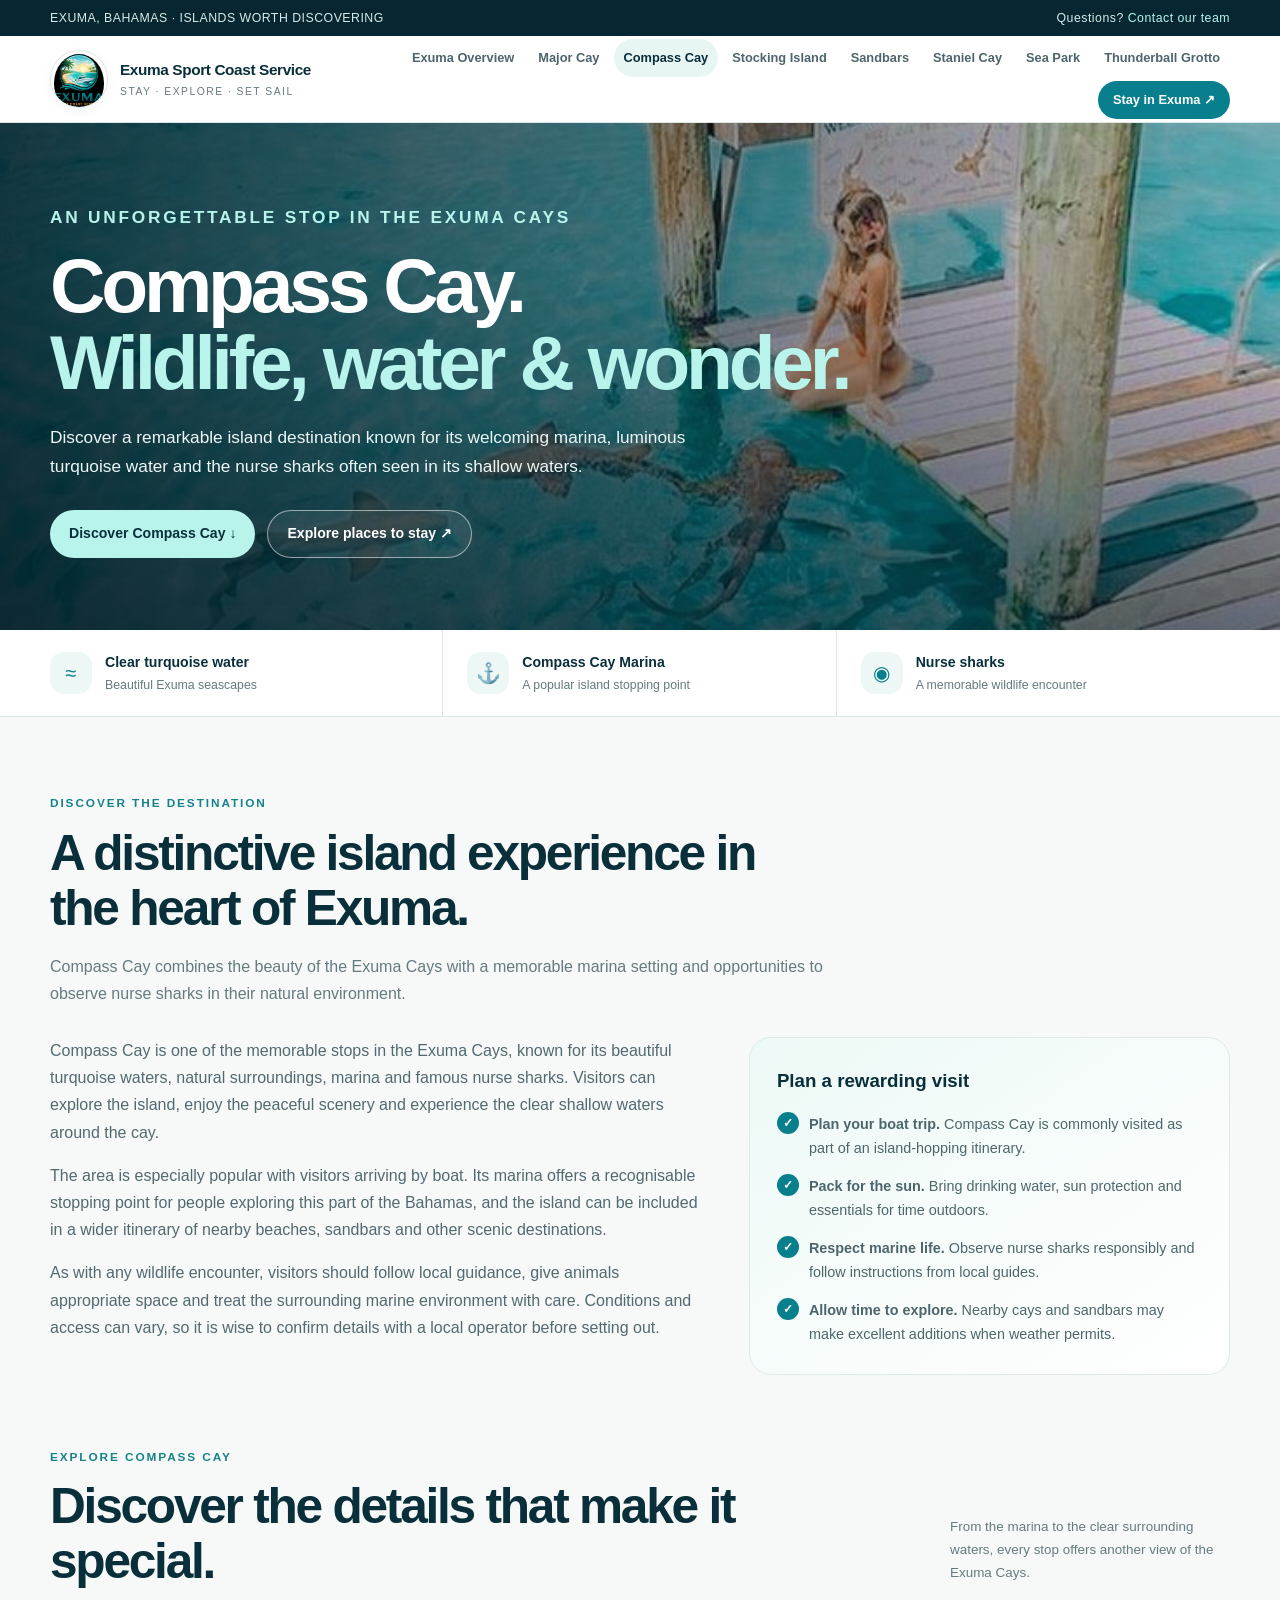
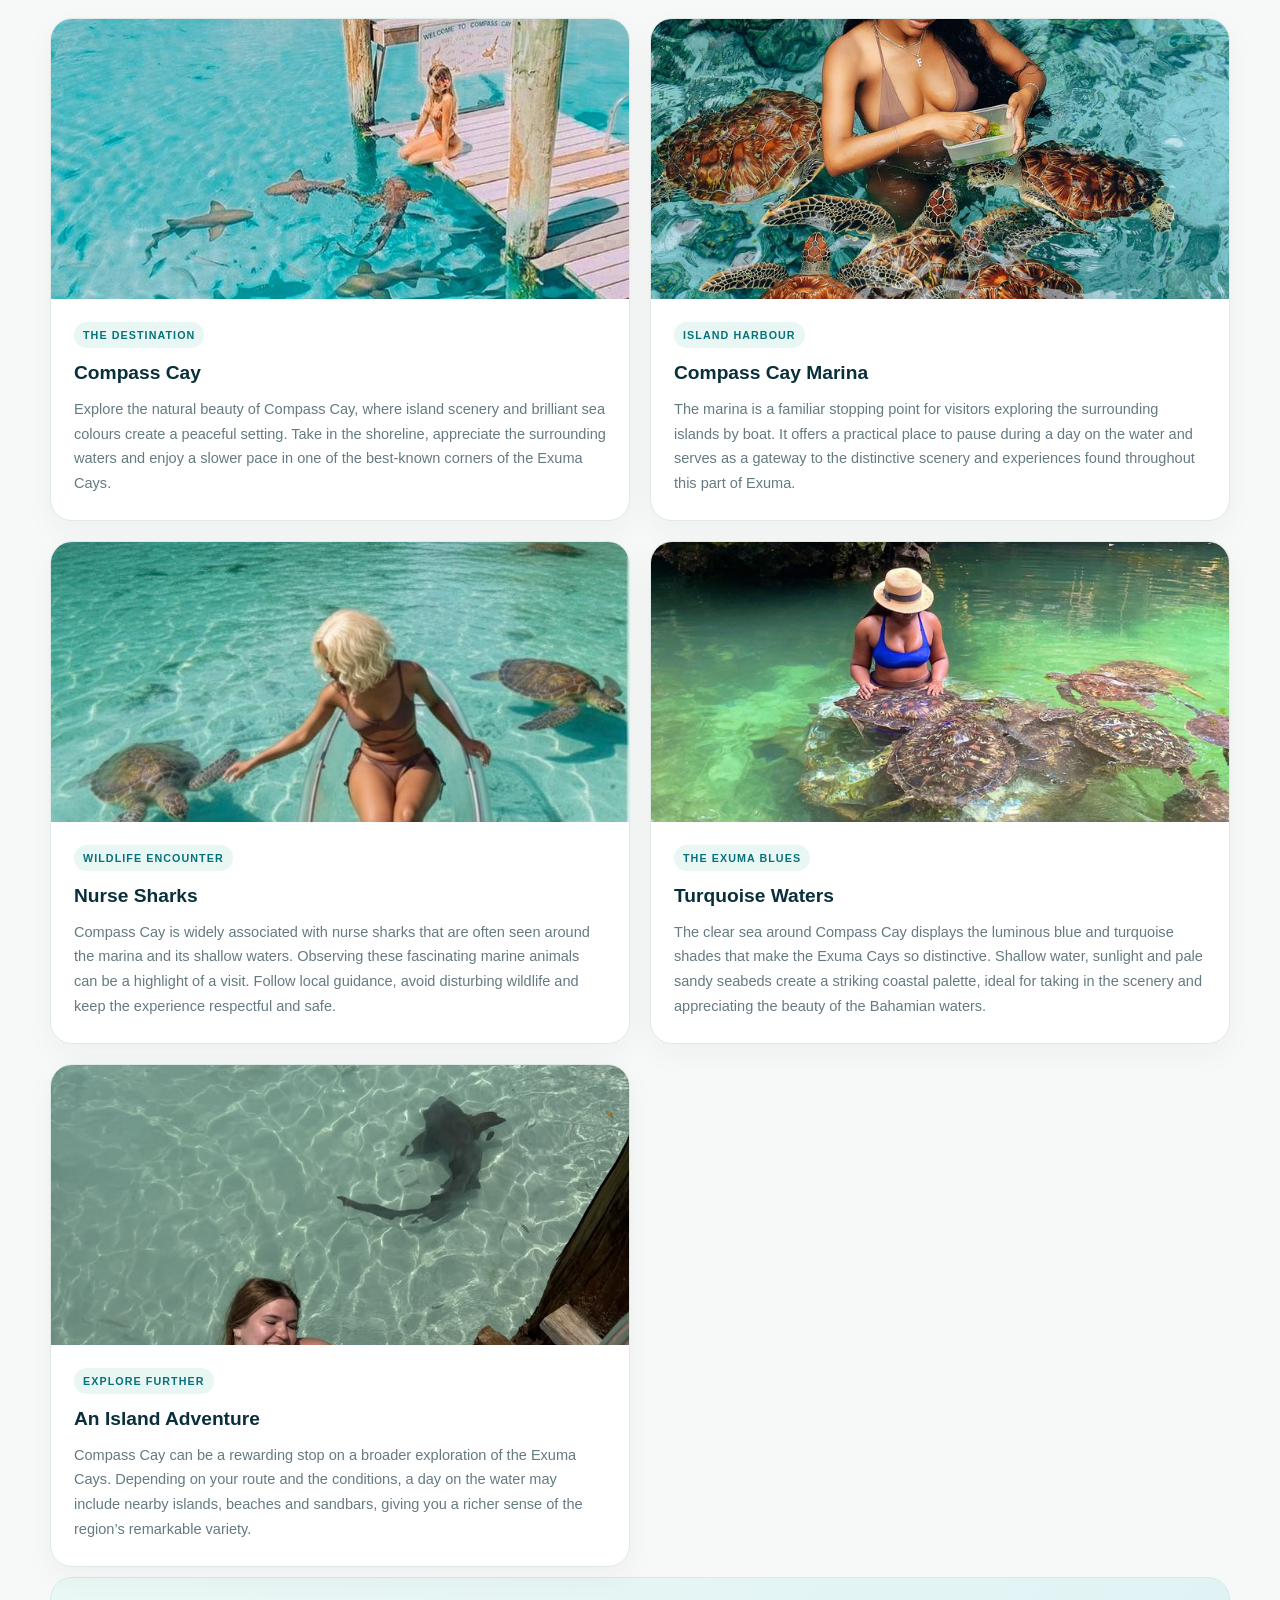
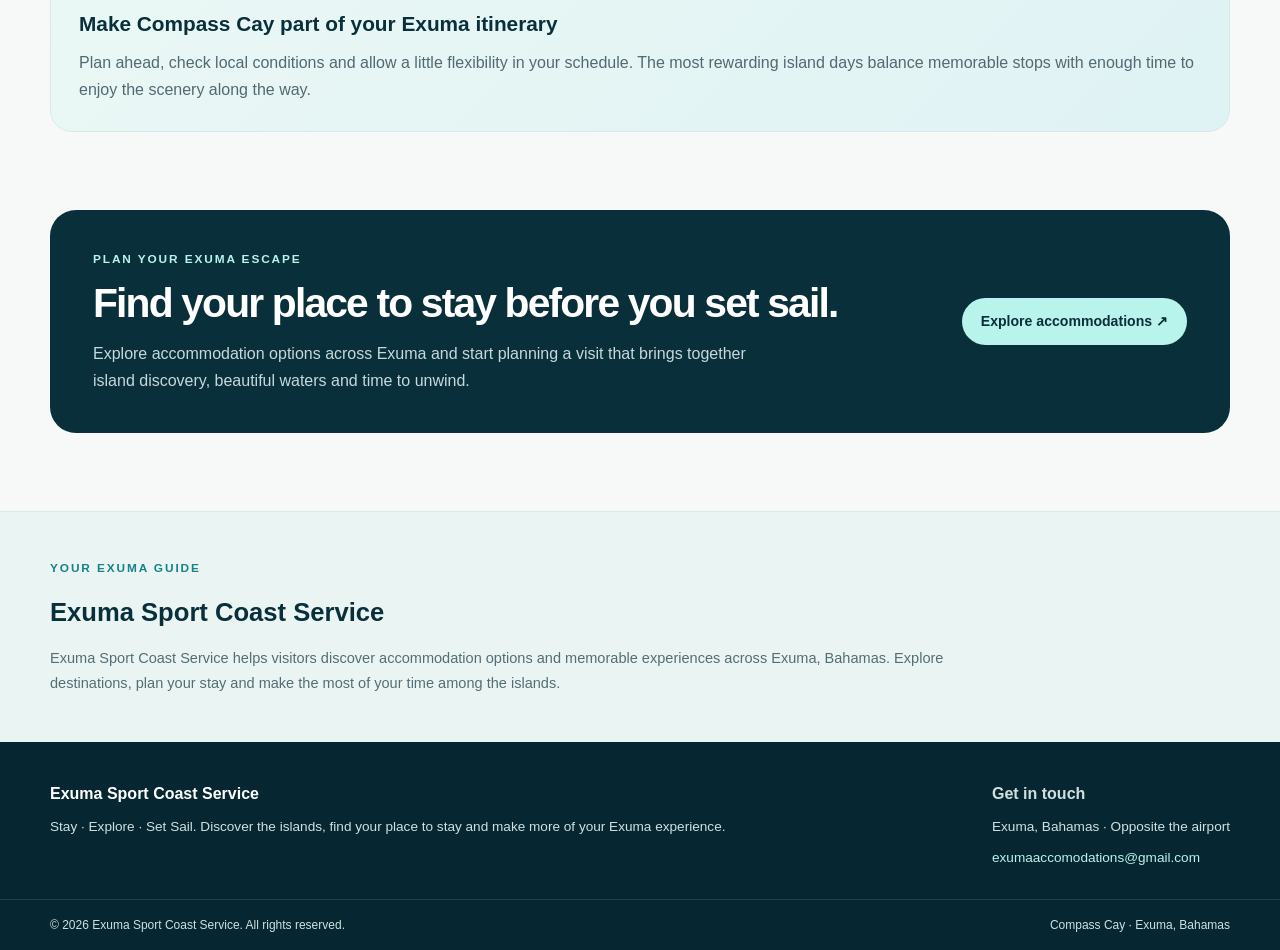
<file: compasscay.html>
<!DOCTYPE html>
<html lang="en">
<head>
<meta charset="UTF-8">
<meta name="viewport" content="width=device-width, initial-scale=1">
<meta name="theme-color" content="#092f3b">
<meta name="description" content="Discover Compass Cay in the Exuma Cays, Bahamas, known for its marina, turquoise waters and nurse sharks.">
<title>Compass Cay Marina & Nurse Sharks | Exuma Sport Coast Service</title>
<style>
:root{--navy:#092f3b;--deep:#062731;--teal:#087f8c;--aqua:#b9f4ec;--ink:#183640;--muted:#657a81;--pale:#edf7f5;--line:#dce8e6;--width:1180px}
*{box-sizing:border-box}
html{scroll-behavior:smooth}
body{margin:0;min-height:100vh;display:flex;flex-direction:column;background:#f7f9f8;color:var(--ink);font-family:Inter,"Segoe UI",Arial,sans-serif;line-height:1.7;-webkit-font-smoothing:antialiased}
a{color:inherit}
.container{width:min(var(--width),calc(100% - 48px));margin:auto}
.announcement{background:var(--deep);color:#d8e9e8;font-size:.77rem;letter-spacing:.04em}
.announcement-inner{min-height:36px;display:flex;justify-content:space-between;align-items:center;gap:12px}
.announcement a{color:var(--aqua);text-decoration:none}
.site-header{background:#fff;border-bottom:1px solid var(--line)}
.header-inner{min-height:86px;display:flex;align-items:center;justify-content:space-between;gap:24px}
.brand{display:flex;align-items:center;gap:12px;text-decoration:none;flex-shrink:0;margin-right:auto}
.brand-mark{width:58px;height:58px;display:grid;place-items:center;flex:0 0 58px;border-radius:50%;background:#fff;border:1px solid #e2e9e8;padding:3px;box-shadow:0 3px 12px #092f3b0d;overflow:hidden}
.brand-mark img{width:100%;height:100%;object-fit:contain;border-radius:50%}
.brand-copy{display:grid;line-height:1.25}
.brand-name{color:var(--navy);font-size:.96rem;font-weight:800;letter-spacing:-.025em}
.brand-tag{margin-top:5px;color:var(--muted);font-size:.65rem;letter-spacing:.14em;text-transform:uppercase}
nav{display:flex;align-items:center;justify-content:flex-end;gap:4px;flex-wrap:wrap}
nav a{padding:8px 10px;border-radius:99px;text-decoration:none;color:#4e656d;font-size:.8rem;font-weight:650}
nav a:hover,nav a.active{background:#e8f6f3;color:var(--navy)}
nav a.cta{background:var(--teal);color:#fff;padding-inline:15px}
.hero{min-height:490px;display:flex;align-items:flex-end;color:#fff;background:linear-gradient(90deg,rgba(3,28,37,.84),rgba(3,28,37,.37) 65%,rgba(3,28,37,.12)),linear-gradient(0deg,rgba(3,28,37,.5),transparent 70%),url("images/compasscay1.jpg") center 48%/cover no-repeat}
.hero-content{padding-top:80px;padding-bottom:72px}
.eyebrow,.kicker{display:block;color:#16828a;font-size:.74rem;font-weight:800;letter-spacing:.16em;text-transform:uppercase}
.hero .eyebrow{color:var(--aqua);margin:0 0 15px}
.hero h1{max-width:820px;margin:0;font-size:clamp(2.7rem,6vw,5.15rem);line-height:1;letter-spacing:-.055em}
.hero h1 span{color:var(--aqua)}
.hero p{max-width:660px;margin:22px 0 0;color:#edf7f6;font-size:1.08rem}
.actions{display:flex;flex-wrap:wrap;gap:12px;margin-top:28px}
.button{display:inline-flex;align-items:center;justify-content:center;gap:9px;min-height:47px;padding:11px 19px;border-radius:99px;text-decoration:none;font-size:.88rem;font-weight:750;transition:transform .2s,background .2s}
.button:hover{transform:translateY(-2px)}
.button-primary{background:var(--aqua);color:var(--navy)}
.button-ghost{border:1px solid #ffffff88;color:white;background:#ffffff12}
.highlights{background:white;border-bottom:1px solid var(--line)}
.highlight-row{display:grid;grid-template-columns:repeat(3,1fr)}
.highlight{display:flex;align-items:center;gap:13px;padding:21px 24px;border-right:1px solid var(--line)}
.highlight:first-child{padding-left:0}.highlight:last-child{border:0}
.highlight-icon{width:42px;height:42px;display:grid;place-items:center;flex:0 0 42px;border-radius:14px;background:var(--pale);color:var(--teal);font-size:1.25rem}
.highlight strong{display:block;color:var(--navy);font-size:.88rem}
.highlight small{display:block;color:var(--muted);font-size:.77rem}
main{flex:1}
.intro{padding:76px 0 44px}
.section-heading{max-width:780px;margin-bottom:30px}
.section-heading h2,.planning h2{margin:0;color:var(--navy);font-size:clamp(2rem,4vw,3.1rem);line-height:1.12;letter-spacing:-.045em}
.section-heading>p{margin:16px 0 0;color:var(--muted);font-size:1rem}
.kicker{margin-bottom:12px}
.intro-grid{display:grid;grid-template-columns:1.15fr .85fr;gap:48px;align-items:start}
.intro-copy p{margin:0 0 16px;color:#526971}
.tip-box{padding:27px;border:1px solid #dcebe8;border-radius:22px;background:linear-gradient(145deg,#edf9f6,#fff)}
.tip-box h3{margin:0 0 15px;color:var(--navy)}
.tip-box ul{list-style:none;padding:0;margin:0;display:grid;gap:13px}
.tip-box li{display:flex;gap:10px;color:#4d666d;font-size:.9rem}
.check{display:grid;place-items:center;width:22px;height:22px;flex:0 0 22px;border-radius:50%;background:var(--teal);color:white;font-size:.75rem;font-weight:bold}
.gallery{padding:28px 0 78px}
.gallery-heading{display:flex;justify-content:space-between;align-items:end;gap:24px;margin-bottom:28px}
.gallery-heading .section-heading{margin:0}
.gallery-note{max-width:280px;margin:0 0 5px;color:var(--muted);font-size:.84rem}
.photo-grid{display:grid;grid-template-columns:repeat(2,minmax(0,1fr));gap:20px}
.photo-card{overflow:hidden;border:1px solid #e1e9e7;border-radius:22px;background:white;box-shadow:0 10px 30px #092f3b0b;transition:transform .2s,box-shadow .2s}
.photo-card:hover{transform:translateY(-4px);box-shadow:0 20px 45px #092f3b18}
.photo-card img{display:block;width:100%;height:280px;object-fit:cover;background:#dcece9}
.photo-copy{padding:21px 23px 24px}
.tag{display:inline-block;padding:4px 9px;margin-bottom:9px;border-radius:99px;background:#e8f7f4;color:#08717a;font-size:.67rem;font-weight:800;letter-spacing:.1em;text-transform:uppercase}
.photo-card h3{margin:0 0 7px;color:var(--navy);font-size:1.2rem}
.photo-card p{margin:0;color:var(--muted);font-size:.91rem}
.feature-band{margin-top:10px;padding:28px;border-radius:22px;background:linear-gradient(135deg,#eaf8f5,#dff2f4);border:1px solid #d6ebe7}
.feature-band h3{margin:0 0 8px;color:var(--navy);font-size:1.3rem}
.feature-band p{margin:0;color:#526971}
.planning{padding:0 0 78px}
.planning-card{display:flex;justify-content:space-between;align-items:center;gap:28px;padding:39px 43px;border-radius:26px;background:var(--navy);color:white}
.planning .kicker{color:var(--aqua)}
.planning h2{color:white;font-size:clamp(1.8rem,3.5vw,2.55rem)}
.planning p{max-width:680px;margin:13px 0 0;color:#c6d9db}
.planning-card .button{white-space:nowrap;flex-shrink:0}
.company-intro{padding:46px 0;background:#eaf5f3;border-top:1px solid #d9eae6}
.company-intro h2{margin:0;color:var(--navy);font-size:1.6rem}
.company-intro p{max-width:900px;margin:12px 0 0;color:#536d74;font-size:.91rem}
footer{background:var(--deep);color:#d0e0e1}
.footer-main{display:grid;grid-template-columns:1fr auto;gap:35px;padding:38px 0 30px}
.footer-brand{font-weight:750;color:white}
.footer-main p{margin:8px 0 0;font-size:.85rem}
.footer-contact a{color:var(--aqua);text-decoration:none}
.footer-bottom{border-top:1px solid #ffffff20;padding:15px 0;font-size:.75rem}
.footer-bottom-inner{display:flex;justify-content:space-between;gap:14px;flex-wrap:wrap}
@media(max-width:1050px){.header-inner{align-items:flex-start;flex-direction:column;justify-content:center;padding:14px 0;gap:12px}nav{justify-content:flex-start}.intro-grid{gap:25px}}
@media(max-width:650px){
.container{width:calc(100% - 32px)}
.announcement-inner{justify-content:center;text-align:center;min-height:34px}.announcement-inner span:first-child{display:none}
.header-inner{gap:14px}.brand-mark{width:46px;height:46px;flex-basis:46px}.brand-name{font-size:.88rem}
nav{gap:2px}nav a{padding:7px 8px;font-size:.74rem}nav a.cta{padding-inline:10px}
.hero{min-height:470px;background-position:58% center}.hero-content{padding:66px 0 48px}.hero h1{font-size:clamp(2.6rem,12vw,4rem)}.hero p{font-size:.96rem}
.highlight-row{grid-template-columns:1fr;padding:6px 0}.highlight,.highlight:first-child{padding:12px 0;border-right:0;border-bottom:1px solid var(--line)}.highlight:last-child{border-bottom:0}
.intro{padding:56px 0 30px}.intro-grid{grid-template-columns:1fr;gap:22px}.tip-box{padding:22px}
.gallery{padding:24px 0 58px}.gallery-heading{display:block}.gallery-note{margin-top:12px}.photo-grid{grid-template-columns:1fr;gap:16px}.photo-card img{height:235px}.photo-copy{padding:19px 20px 21px}
.feature-band{padding:22px}.planning{padding-bottom:58px}.planning-card{align-items:flex-start;flex-direction:column;padding:28px 23px;gap:22px}
.company-intro{padding:36px 0}.footer-main{grid-template-columns:1fr;gap:20px;padding:30px 0 24px}.footer-bottom-inner{display:block}.footer-bottom-inner span{display:block;margin-top:4px}
}
@media(prefers-reduced-motion:reduce){html{scroll-behavior:auto}*,*::before,*::after{transition:none!important}}
</style>
</head>
<body>
<div class="announcement"><div class="container announcement-inner"><span>EXUMA, BAHAMAS · ISLANDS WORTH DISCOVERING</span><span>Questions? <a href="mailto:exumaaccomodations@gmail.com">Contact our team</a></span></div></div>
<header class="site-header"><div class="container header-inner">
<a class="brand" href="index.html" aria-label="Exuma Sport Coast Service home">
<span class="brand-mark"><img src="images/exumalogo.jpg" alt="Exuma Sport Coast Service logo"></span>
<span class="brand-copy"><span class="brand-name">Exuma Sport Coast Service</span><span class="brand-tag">Stay · Explore · Set Sail</span></span>
</a>
<nav aria-label="Main navigation">
<a href="index.html">Exuma Overview</a>
<a href="majorcay.html">Major Cay</a>
<a href="compasscay.html" class="active" aria-current="page">Compass Cay</a>
<a href="stockingisland.html">Stocking Island</a>
<a href="sandbars.html">Sandbars</a>
<a href="stanielcay.html">Staniel Cay</a>
<a href="seapark.html">Sea Park</a>
<a href="grotto.html">Thunderball Grotto</a>
<a class="cta" href="accommodations.html">Stay in Exuma ↗</a>
</nav>
</div></header>
<section class="hero">
<div class="container hero-content">
<p class="eyebrow">An unforgettable stop in the Exuma Cays</p>
<h1>Compass Cay.<br><span>Wildlife, water & wonder.</span></h1>
<p>Discover a remarkable island destination known for its welcoming marina, luminous turquoise water and the nurse sharks often seen in its shallow waters.</p>
<div class="actions"><a class="button button-primary" href="#discover">Discover Compass Cay ↓</a><a class="button button-ghost" href="accommodations.html">Explore places to stay ↗</a></div>
</div>
</section>
<section class="highlights" aria-label="Destination highlights"><div class="container highlight-row">
<div class="highlight"><span class="highlight-icon">≈</span><div><strong>Clear turquoise water</strong><small>Beautiful Exuma seascapes</small></div></div>
<div class="highlight"><span class="highlight-icon">⚓</span><div><strong>Compass Cay Marina</strong><small>A popular island stopping point</small></div></div>
<div class="highlight"><span class="highlight-icon">◉</span><div><strong>Nurse sharks</strong><small>A memorable wildlife encounter</small></div></div>
</div></section>
<main>
<section class="intro" id="discover"><div class="container">
<div class="section-heading"><span class="kicker">Discover the destination</span><h2>A distinctive island experience in the heart of Exuma.</h2><p>Compass Cay combines the beauty of the Exuma Cays with a memorable marina setting and opportunities to observe nurse sharks in their natural environment.</p></div>
<div class="intro-grid">
<div class="intro-copy">
<p>Compass Cay is one of the memorable stops in the Exuma Cays, known for its beautiful turquoise waters, natural surroundings, marina and famous nurse sharks. Visitors can explore the island, enjoy the peaceful scenery and experience the clear shallow waters around the cay.</p>
<p>The area is especially popular with visitors arriving by boat. Its marina offers a recognisable stopping point for people exploring this part of the Bahamas, and the island can be included in a wider itinerary of nearby beaches, sandbars and other scenic destinations.</p>
<p>As with any wildlife encounter, visitors should follow local guidance, give animals appropriate space and treat the surrounding marine environment with care. Conditions and access can vary, so it is wise to confirm details with a local operator before setting out.</p>
</div>
<aside class="tip-box"><h3>Plan a rewarding visit</h3><ul>
<li><span class="check">✓</span><span><strong>Plan your boat trip.</strong> Compass Cay is commonly visited as part of an island-hopping itinerary.</span></li>
<li><span class="check">✓</span><span><strong>Pack for the sun.</strong> Bring drinking water, sun protection and essentials for time outdoors.</span></li>
<li><span class="check">✓</span><span><strong>Respect marine life.</strong> Observe nurse sharks responsibly and follow instructions from local guides.</span></li>
<li><span class="check">✓</span><span><strong>Allow time to explore.</strong> Nearby cays and sandbars may make excellent additions when weather permits.</span></li>
</ul></aside>
</div></div></section>
<section class="gallery"><div class="container">
<div class="gallery-heading"><div class="section-heading"><span class="kicker">Explore Compass Cay</span><h2>Discover the details that make it special.</h2></div><p class="gallery-note">From the marina to the clear surrounding waters, every stop offers another view of the Exuma Cays.</p></div>
<div class="photo-grid">
<article class="photo-card"><img src="images/compasscay1.jpg" alt="Island scenery at Compass Cay" loading="lazy"><div class="photo-copy"><span class="tag">The destination</span><h3>Compass Cay</h3><p>Explore the natural beauty of Compass Cay, where island scenery and brilliant sea colours create a peaceful setting. Take in the shoreline, appreciate the surrounding waters and enjoy a slower pace in one of the best-known corners of the Exuma Cays.</p></div></article>
<article class="photo-card"><img src="images/compasscay2.jpg" alt="Compass Cay Marina" loading="lazy"><div class="photo-copy"><span class="tag">Island harbour</span><h3>Compass Cay Marina</h3><p>The marina is a familiar stopping point for visitors exploring the surrounding islands by boat. It offers a practical place to pause during a day on the water and serves as a gateway to the distinctive scenery and experiences found throughout this part of Exuma.</p></div></article>
<article class="photo-card"><img src="images/compasscay3.jpg" alt="Nurse sharks at Compass Cay" loading="lazy"><div class="photo-copy"><span class="tag">Wildlife encounter</span><h3>Nurse Sharks</h3><p>Compass Cay is widely associated with nurse sharks that are often seen around the marina and its shallow waters. Observing these fascinating marine animals can be a highlight of a visit. Follow local guidance, avoid disturbing wildlife and keep the experience respectful and safe.</p></div></article>
<article class="photo-card"><img src="images/compasscay4.jpg" alt="Turquoise water surrounding Compass Cay" loading="lazy"><div class="photo-copy"><span class="tag">The Exuma blues</span><h3>Turquoise Waters</h3><p>The clear sea around Compass Cay displays the luminous blue and turquoise shades that make the Exuma Cays so distinctive. Shallow water, sunlight and pale sandy seabeds create a striking coastal palette, ideal for taking in the scenery and appreciating the beauty of the Bahamian waters.</p></div></article>
<article class="photo-card"><img src="images/compasscay5.jpg" alt="Island scenery and boat-trip views near Compass Cay" loading="lazy"><div class="photo-copy"><span class="tag">Explore further</span><h3>An Island Adventure</h3><p>Compass Cay can be a rewarding stop on a broader exploration of the Exuma Cays. Depending on your route and the conditions, a day on the water may include nearby islands, beaches and sandbars, giving you a richer sense of the region’s remarkable variety.</p></div></article>
</div>
<div class="feature-band"><h3>Make Compass Cay part of your Exuma itinerary</h3><p>Plan ahead, check local conditions and allow a little flexibility in your schedule. The most rewarding island days balance memorable stops with enough time to enjoy the scenery along the way.</p></div>
</div></section>
<section class="planning"><div class="container"><div class="planning-card"><div><span class="kicker">Plan your Exuma escape</span><h2>Find your place to stay before you set sail.</h2><p>Explore accommodation options across Exuma and start planning a visit that brings together island discovery, beautiful waters and time to unwind.</p></div><a class="button button-primary" href="accommodations.html">Explore accommodations ↗</a></div></div></section>
<section class="company-intro"><div class="container"><span class="kicker">Your Exuma guide</span><h2>Exuma Sport Coast Service</h2><p>Exuma Sport Coast Service helps visitors discover accommodation options and memorable experiences across Exuma, Bahamas. Explore destinations, plan your stay and make the most of your time among the islands.</p></div></section>
</main>
<footer><div class="container footer-main"><div><div class="footer-brand">Exuma Sport Coast Service</div><p>Stay · Explore · Set Sail. Discover the islands, find your place to stay and make more of your Exuma experience.</p></div><div class="footer-contact"><strong>Get in touch</strong><p>Exuma, Bahamas · Opposite the airport</p><p><a href="mailto:exumaaccomodations@gmail.com">exumaaccomodations@gmail.com</a></p></div></div><div class="footer-bottom"><div class="container footer-bottom-inner"><span>© 2026 Exuma Sport Coast Service. All rights reserved.</span><span>Compass Cay · Exuma, Bahamas</span></div></div></footer>
</body>
</html>
</file>
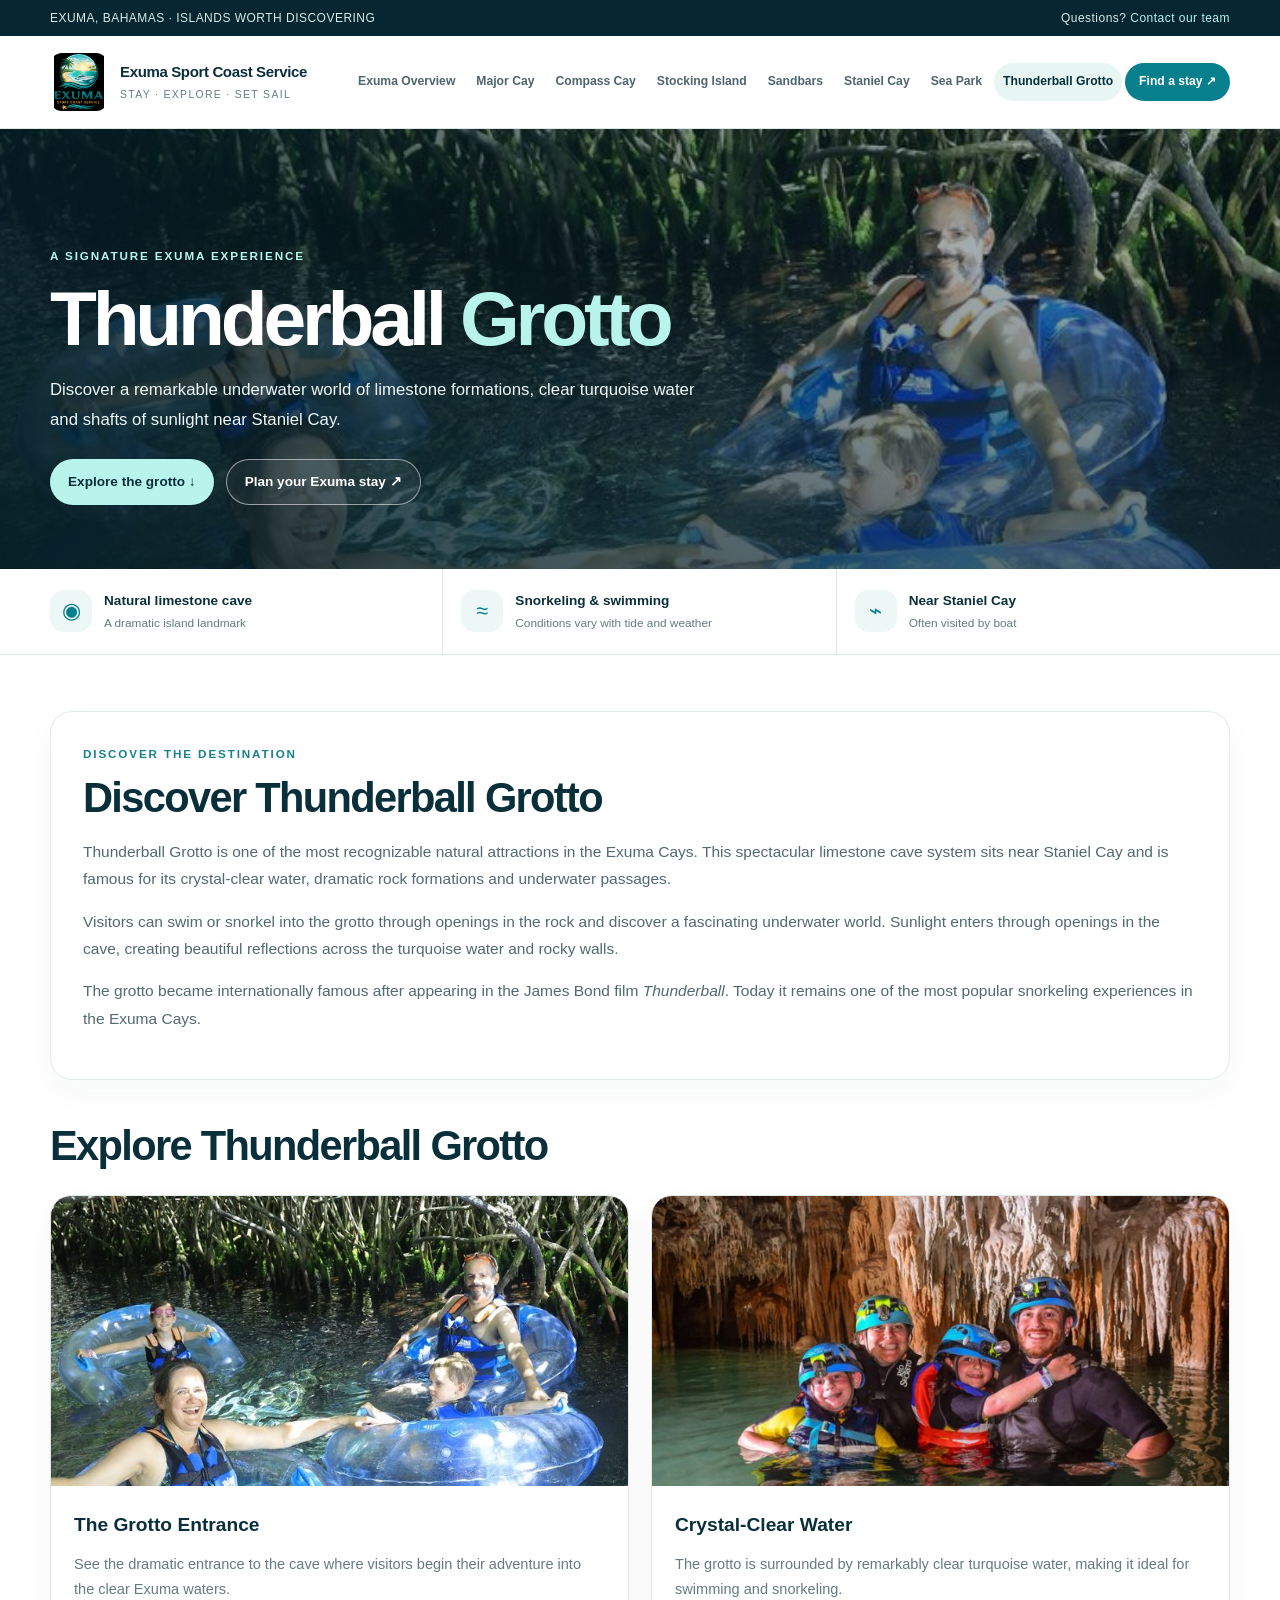
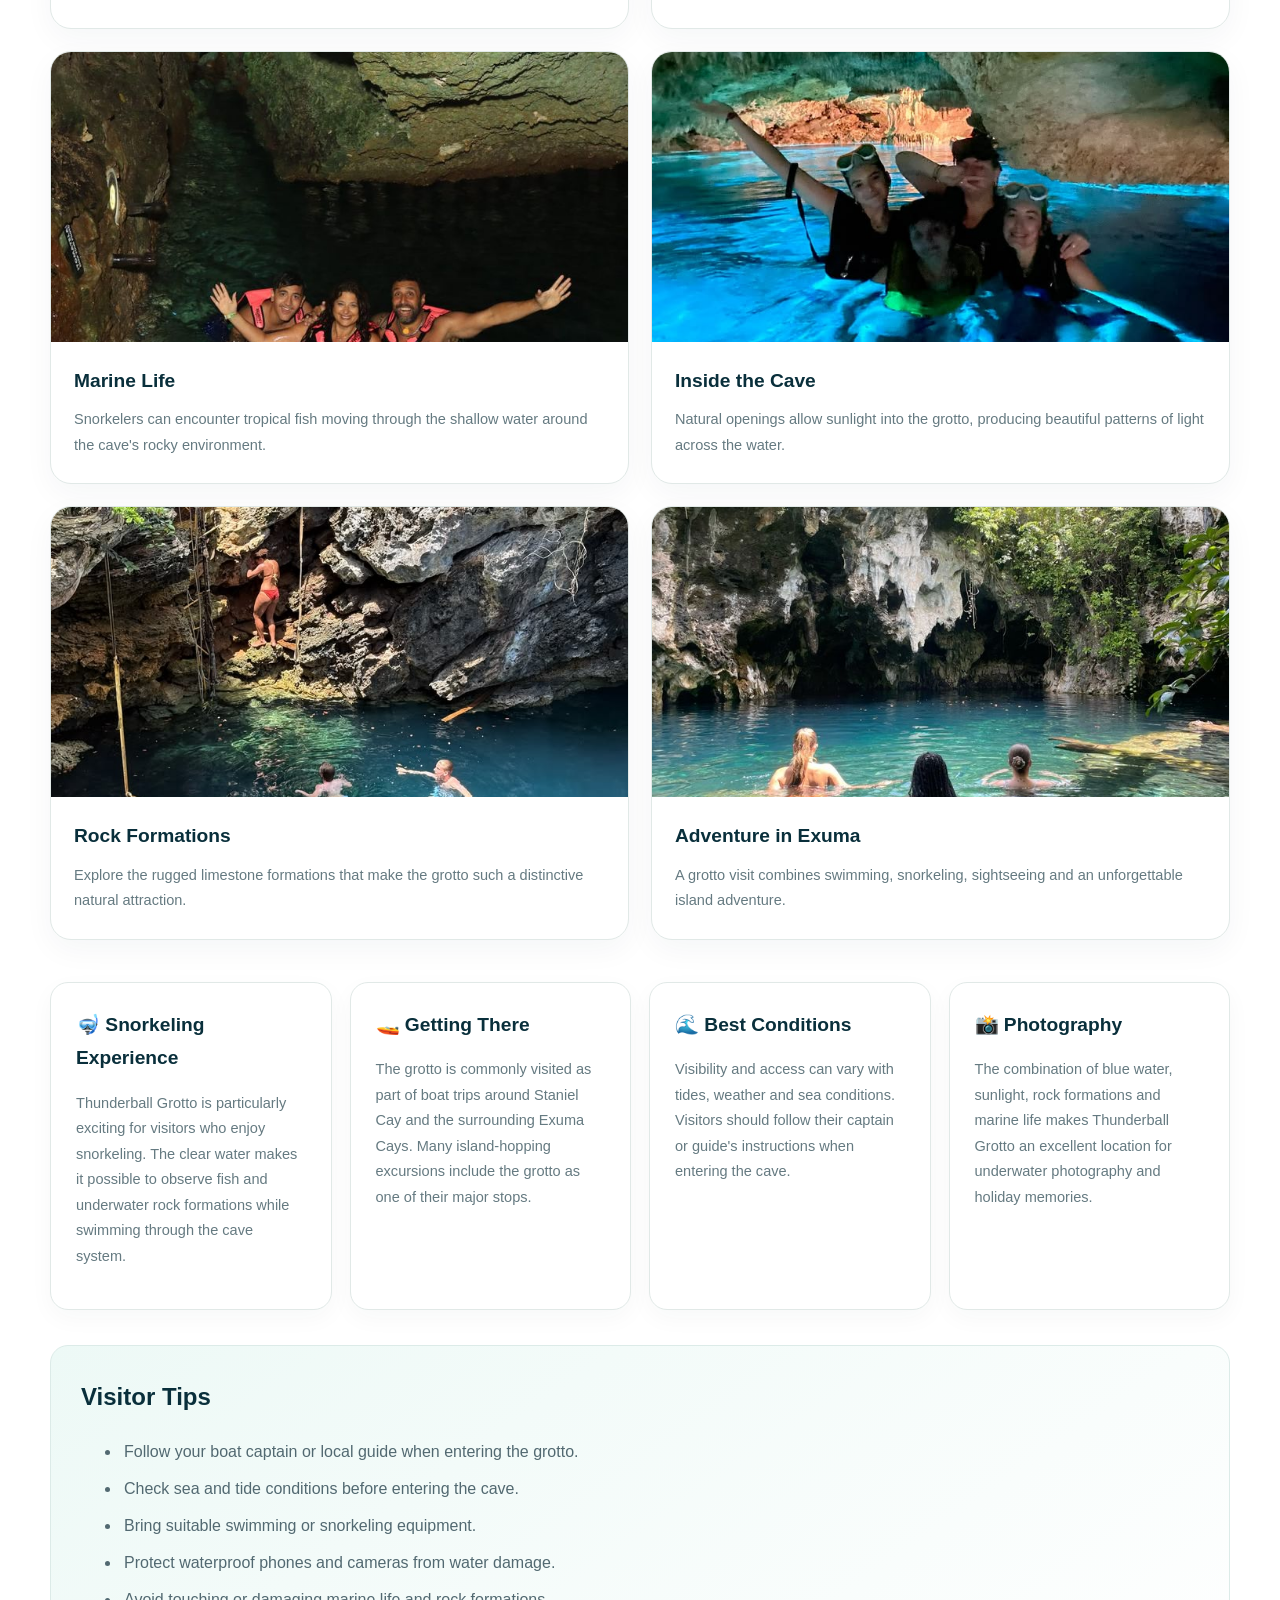
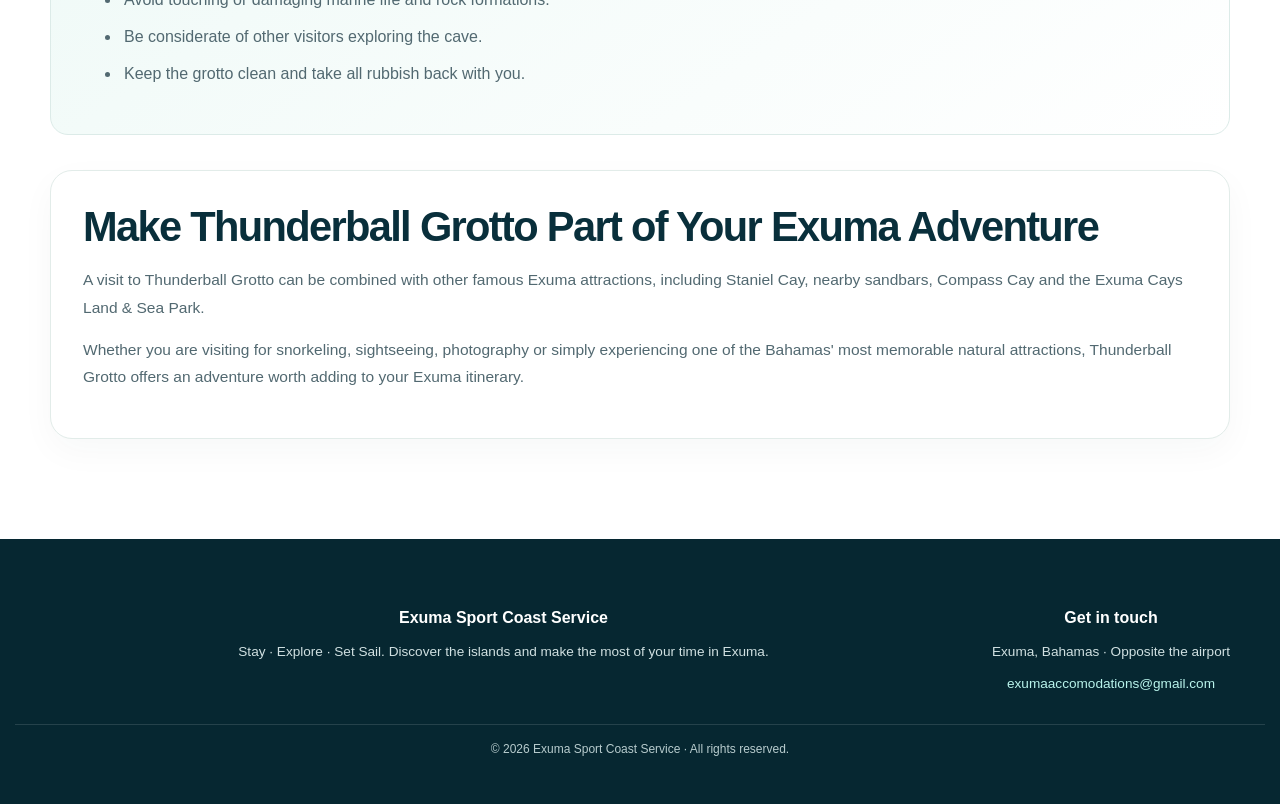
<file: grotto.html>
<!DOCTYPE html>
<html lang="en">
<head>
<meta charset="UTF-8">
<meta name="viewport" content="width=device-width, initial-scale=1.0">

<meta name="description" content="Discover Thunderball Grotto near Staniel Cay, one of Exuma’s most memorable snorkeling and swimming experiences.">
<title>Thunderball Grotto | Exuma Sport Coast Service</title>

<style>
* {
    box-sizing: border-box;
}

body {
    margin: 0;
    font-family: 'Segoe UI', Arial, sans-serif;
    line-height: 1.7;
    color: #023047;
    background: #eefaff;
}

/* COMPANY */
.company-intro {
    width: 100%;
    background: linear-gradient(135deg, #006d77, #00a896, #0096c7);
    color: white;
    padding: 25px 18px;
}

.company-intro-inner {
    max-width: 1150px;
    margin: auto;
}

.company-intro h1 {
    margin: 0 0 12px;
    color: white;
    font-size: 30px;
    line-height: 1.2;
}

.company-intro p {
    margin: 0 0 10px;
    color: white;
    font-size: 15px;
}

.company-intro p:last-child {
    margin-bottom: 0;
}

/* DESTINATION HEADER */
.destination-header {
    background: linear-gradient(135deg, #023047, #007c91);
    color: white;
    text-align: center;
    padding: 45px 20px;
}

.destination-header h1 {
    margin: 0 0 8px;
    font-size: 42px;
}

.destination-header p {
    margin: 0;
    font-size: 18px;
}

/* NAVIGATION */
nav {
    background: #00a896;
    padding: 12px 5%;
    display: flex;
    flex-wrap: wrap;
    gap: 8px;
    justify-content: center;
}

nav a {
    color: white;
    text-decoration: none;
    font-weight: 600;
    padding: 7px 12px;
    border-radius: 6px;
}

nav a:hover,
nav a.active {
    background: #023047;
}

/* MAIN */
main {
    max-width: 1200px;
    margin: 25px auto;
    padding: 0 18px;
}

.intro-card {
    background: white;
    border-radius: 18px;
    padding: 30px;
    margin-bottom: 30px;
    box-shadow: 0 7px 25px rgba(0,0,0,.10);
}

.intro-card h2 {
    color: #007c91;
    margin-top: 0;
    font-size: 30px;
}

.intro-card p {
    font-size: 16px;
}

/* HIGHLIGHTS */
.highlights {
    display: grid;
    grid-template-columns: repeat(auto-fit, minmax(210px, 1fr));
    gap: 18px;
    margin: 30px 0;
}

.highlight {
    background: linear-gradient(145deg, #ffffff, #e8fbff);
    border-radius: 16px;
    padding: 22px;
    text-align: center;
    box-shadow: 0 6px 20px rgba(0,0,0,.09);
}

.highlight-icon {
    font-size: 38px;
}

.highlight h3 {
    color: #007c91;
    margin: 8px 0;
}

/* PHOTO SECTION */
.photo-section {
    margin: 35px 0;
}

.photo-section h2 {
    text-align: center;
    color: #007c91;
    font-size: 30px;
    margin-bottom: 25px;
}

.photo-grid {
    display: grid;
    grid-template-columns: repeat(auto-fit, minmax(280px, 1fr));
    gap: 24px;
}

.photo-card {
    background: white;
    border-radius: 18px;
    overflow: hidden;
    box-shadow: 0 8px 25px rgba(0,0,0,.12);
    transition: transform .25s ease, box-shadow .25s ease;
}

.photo-card:hover {
    transform: translateY(-6px);
    box-shadow: 0 14px 32px rgba(0,0,0,.18);
}

.photo-card img {
    width: 100%;
    height: 250px;
    object-fit: cover;
    display: block;
}

.photo-content {
    padding: 20px;
}

.photo-content h3 {
    color: #007c91;
    margin: 0 0 10px;
    font-size: 21px;
}

.photo-content p {
    margin: 0;
    color: #36515a;
}

/* INFORMATION */
.info-grid {
    display: grid;
    grid-template-columns: repeat(auto-fit, minmax(280px, 1fr));
    gap: 22px;
    margin: 35px 0;
}

.info-card {
    background: white;
    border-radius: 18px;
    padding: 25px;
    box-shadow: 0 7px 22px rgba(0,0,0,.09);
}

.info-card h2 {
    color: #007c91;
    margin-top: 0;
}

/* VISITOR TIPS */
.tips {
    background: linear-gradient(135deg, #caf0f8, #e9fbff);
    border-radius: 18px;
    padding: 30px;
    margin: 35px 0;
}

.tips h2 {
    margin-top: 0;
    color: #006d77;
}

.tips li {
    margin-bottom: 9px;
}

/* FOOTER */
footer {
    text-align: center;
    background: #023047;
    color: white;
    padding: 30px 15px;
    margin-top: 45px;
}

@media (max-width: 600px) {

    .company-intro {
        padding: 22px 15px;
    }

    .company-intro h1 {
        font-size: 25px;
    }

    .destination-header {
        padding: 35px 15px;
    }

    .destination-header h1 {
        font-size: 31px;
    }

    .destination-header p {
        font-size: 16px;
    }

    .intro-card {
        padding: 22px;
    }

    .intro-card h2,
    .photo-section h2 {
        font-size: 25px;
    }

    .photo-card img {
        height: 220px;
    }
}
</style>

<style>
.company-endnote {
    width: 100%;
    box-sizing: border-box;
    background: #023047;
    color: #ffffff;
    padding: 40px 20px;
    margin-top: 50px;
}

.company-endnote-inner {
    max-width: 1000px;
    margin: 0 auto;
    text-align: center;
}

.company-endnote h2 {
    margin: 0 0 15px;
    color: #ffffff;
    font-size: 27px;
}

.company-endnote p {
    margin: 10px auto;
    max-width: 800px;
    line-height: 1.7;
}

.company-endnote a {
    color: #90e0ef;
    font-weight: 600;
    text-decoration: none;
}

.company-endnote a:hover {
    text-decoration: underline;
}

.company-endnote .copyright {
    margin-top: 25px;
    padding-top: 20px;
    border-top: 1px solid rgba(255,255,255,.25);
    font-size: 14px;
    color: #d8eef2;
}
</style>








<style>
html, body {
    background: #ffffff !important;
}

body {
    min-height: 100vh;
    display: flex;
    flex-direction: column;
}

.company-footnote {
    width: 100%;
    background: #ffffff !important;
    color: #666666 !important;
    text-align: center;
    padding: 12px 10px 8px;
    margin-top: auto;
    border-top: 1px solid #eeeeee;
    font-size: 11px;
    line-height: 1.45;
}

.company-footnote p {
    margin: 2px 0;
}

.company-footnote strong {
    color: #444444;
}

.company-footnote a {
    color: #007c91;
    text-decoration: none;
}

.company-footnote a:hover {
    text-decoration: underline;
}

.company-footnote + footer,
.company-footnote ~ footer {
    background: #ffffff !important;
    color: #666666 !important;
    padding: 8px 10px;
    margin-top: 0;
    font-size: 11px;
}
</style>


<style>
:root{--navy:#092f3b;--teal:#087f8c;--aqua:#b9f4ec;--ink:#183640;--muted:#657a81;--line:#dce8e6;--pale:#edf7f5;--max:1180px}
html{scroll-behavior:smooth;scroll-padding-top:20px}
body{display:flex;flex-direction:column;min-height:100vh;background:#f7f9f8;color:var(--ink);font-family:Inter,"Segoe UI",Arial,sans-serif;line-height:1.75}
.site-width{width:min(var(--max),calc(100% - 48px));margin-inline:auto}
.announcement{background:#062731;color:#d8e9e8;font-size:.75rem;letter-spacing:.04em}
.announcement-inner{min-height:36px;display:flex;justify-content:space-between;align-items:center;gap:12px}
.announcement a,.site-footer a{color:var(--aqua);text-decoration:none}
.site-header{background:#fff;border-bottom:1px solid var(--line)}
.header-inner{min-height:92px;display:flex;align-items:center;justify-content:space-between;gap:22px;padding:13px 0}
.brand{display:flex;align-items:center;gap:12px;flex-shrink:0;text-decoration:none}
.brand img{width:58px;height:58px;object-fit:contain;border-radius:12px}
.brand-copy{display:grid;line-height:1.25}.brand-copy strong{color:var(--navy);font-size:.94rem;letter-spacing:-.025em}.brand-copy small{margin-top:6px;color:var(--muted);font-size:.65rem;letter-spacing:.13em;text-transform:uppercase}
nav{display:flex;align-items:center;justify-content:flex-end;gap:3px;flex-wrap:wrap;background:transparent;padding:0}
nav a{padding:8px 9px;border-radius:99px;text-decoration:none;color:#4e656d;font-size:.76rem;font-weight:700}
nav a:hover,nav a.active{background:#e8f6f3;color:var(--navy)}nav a.nav-cta{background:var(--teal);color:#fff;padding-inline:14px}
.destination-hero{min-height:440px;display:flex;align-items:flex-end;color:#fff;background:linear-gradient(90deg,rgba(3,28,37,.86),rgba(3,28,37,.36) 72%),linear-gradient(0deg,rgba(3,28,37,.44),transparent 70%),url("images/grotto1.jpg") center 48%/cover no-repeat}
.hero-copy{padding-top:70px;padding-bottom:64px}.eyebrow,.section-kicker{display:block;color:#16828a;font-size:.73rem;font-weight:800;letter-spacing:.16em;text-transform:uppercase}.eyebrow{color:var(--aqua);margin-bottom:12px}
.destination-hero h1{max-width:850px;margin:0;color:#fff;font-size:clamp(2.8rem,6vw,5rem);line-height:1.02;letter-spacing:-.055em}.destination-hero h1 span{color:var(--aqua)}.destination-hero p{max-width:650px;margin:18px 0 0;color:#edf7f6;font-size:1.05rem}
.hero-actions{display:flex;flex-wrap:wrap;gap:12px;margin-top:25px}.button{display:inline-flex;align-items:center;justify-content:center;min-height:46px;padding:10px 18px;border-radius:99px;text-decoration:none;font-size:.85rem;font-weight:750}.button-primary{background:var(--aqua);color:var(--navy)}.button-outline{border:1px solid #ffffff8a;color:white;background:#ffffff10}.button:hover{filter:brightness(.96)}
.quick-facts{background:#fff;border-bottom:1px solid var(--line)}.facts-row{display:grid;grid-template-columns:repeat(3,1fr)}.facts-row>div{display:flex;align-items:center;gap:12px;padding:20px 18px;border-right:1px solid var(--line)}.facts-row>div:first-child{padding-left:0}.facts-row>div:last-child{border:0}.fact-icon{width:42px;height:42px;display:grid;place-items:center;flex-shrink:0;border-radius:14px;background:var(--pale);color:var(--teal);font-size:1.35rem}.facts-row strong,.facts-row small{display:block}.facts-row strong{font-size:.85rem;color:var(--navy)}.facts-row small{font-size:.74rem;color:var(--muted)}
main{width:min(var(--max),calc(100% - 48px));max-width:none;margin:0 auto;padding:56px 0 70px;flex:1}.intro-card{padding:32px;margin:0 0 30px;border:1px solid #e2ece9;border-radius:22px;background:white;box-shadow:0 12px 35px #092f3b09}.intro-card h2,.photo-section h2{margin:0 0 16px;color:var(--navy);font-size:clamp(1.8rem,3.8vw,2.6rem);line-height:1.15;letter-spacing:-.04em}.intro-card p{color:#526971;font-size:.97rem}.section-kicker{margin-bottom:10px}
.highlights{gap:18px}.highlight{border:1px solid #e1e9e7;background:linear-gradient(145deg,#fff,#f0faf8);box-shadow:0 8px 25px #092f3b09}.highlight h3{color:var(--navy)}.photo-section{margin:42px 0}.photo-section h2{text-align:left;margin-bottom:25px}.photo-grid{grid-template-columns:repeat(2,minmax(0,1fr));gap:22px}.photo-card{border:1px solid #e1e9e7;border-radius:21px;box-shadow:0 10px 30px #092f3b0b}.photo-card:hover{transform:translateY(-4px);box-shadow:0 18px 40px #092f3b17}.photo-card img{height:290px}.photo-content{padding:22px 23px 25px}.photo-content h3{color:var(--navy);font-size:1.2rem}.photo-content p,.info-card p{color:var(--muted);font-size:.91rem}.info-grid{gap:18px}.info-card{border:1px solid #e1e9e7;box-shadow:0 8px 25px #092f3b09}.info-card h2{color:var(--navy);font-size:1.2rem}.tips{border:1px solid #dcebe8;background:linear-gradient(145deg,#edf9f6,#fff)}.tips h2{color:var(--navy)}.tips li{color:#526971;padding-left:3px}
.site-footer{margin-top:auto;background:#062731;color:#d0e0e1}.footer-main{display:grid;grid-template-columns:1fr auto;gap:35px;padding:35px 0 28px}.footer-main strong{color:#fff}.footer-main p{margin:8px 0 0;font-size:.85rem}.footer-bottom{border-top:1px solid #ffffff20;padding:14px 0;color:#b8ccce;font-size:.75rem}
@media(max-width:1000px){.header-inner{align-items:flex-start;flex-direction:column;gap:12px}.brand img{width:52px;height:52px}nav{justify-content:flex-start}.photo-card img{height:255px}}
@media(max-width:650px){.site-width,main{width:calc(100% - 32px)}.announcement-inner{justify-content:center;text-align:center;min-height:34px}.announcement-inner span:first-child{display:none}.header-inner{padding:14px 0}.brand img{width:47px;height:47px}.brand-copy strong{font-size:.86rem}nav{gap:2px}nav a{font-size:.72rem;padding:7px 8px}.destination-hero{min-height:440px;background-position:58% center}.hero-copy{padding:60px 0 45px}.destination-hero h1{font-size:clamp(2.65rem,12vw,4rem)}.destination-hero p{font-size:.95rem}.facts-row{grid-template-columns:1fr;padding:5px 0}.facts-row>div,.facts-row>div:first-child{padding:11px 0;border-right:0;border-bottom:1px solid var(--line)}.facts-row>div:last-child{border-bottom:0}main{padding:38px 0 48px}.intro-card{padding:22px;border-radius:18px}.photo-grid{grid-template-columns:1fr;gap:16px}.photo-card img{height:235px}.photo-content{padding:19px 20px 22px}.footer-main{grid-template-columns:1fr;gap:20px;padding:28px 0 22px}}
@media(prefers-reduced-motion:reduce){html{scroll-behavior:auto}*,*::before,*::after{transition:none!important}}
</style>

</head>

<body>

<!-- PROFESSIONAL SITE HEADER -->
<div class="announcement"><div class="site-width announcement-inner"><span>EXUMA, BAHAMAS · ISLANDS WORTH DISCOVERING</span><span>Questions? <a href="mailto:exumaaccomodations@gmail.com">Contact our team</a></span></div></div>
<header class="site-header"><div class="site-width header-inner">
    <a class="brand" href="index.html" aria-label="Exuma Sport Coast Service home">
        <img src="images/exumalogo.jpg" alt="Exuma Sport Coast Service logo">
        <span class="brand-copy"><strong>Exuma Sport Coast Service</strong><small>Stay · Explore · Set Sail</small></span>
    </a>
    <nav aria-label="Main navigation">
        <a href="index.html">Exuma Overview</a>
        <a href="majorcay.html">Major Cay</a>
        <a href="compasscay.html">Compass Cay</a>
        <a href="stockingisland.html">Stocking Island</a>
        <a href="sandbars.html">Sandbars</a>
        <a href="stanielcay.html">Staniel Cay</a>
        <a href="seapark.html">Sea Park</a>
        <a href="grotto.html" class="active" aria-current="page">Thunderball Grotto</a>
        <a class="nav-cta" href="accommodations.html">Find a stay ↗</a>
    </nav>
</div></header>
<section class="destination-hero"><div class="site-width hero-copy">
    <span class="eyebrow">A signature Exuma experience</span>
    <h1>Thunderball <span>Grotto</span></h1>
    <p>Discover a remarkable underwater world of limestone formations, clear turquoise water and shafts of sunlight near Staniel Cay.</p>
    <div class="hero-actions"><a class="button button-primary" href="#discover">Explore the grotto ↓</a><a class="button button-outline" href="accommodations.html">Plan your Exuma stay ↗</a></div>
</div></section>
<div class="quick-facts"><div class="site-width facts-row"><div><span class="fact-icon">◉</span><span><strong>Natural limestone cave</strong><small>A dramatic island landmark</small></span></div><div><span class="fact-icon">≈</span><span><strong>Snorkeling & swimming</strong><small>Conditions vary with tide and weather</small></span></div><div><span class="fact-icon">⌁</span><span><strong>Near Staniel Cay</strong><small>Often visited by boat</small></span></div></div></div>
<main id="main-content">

    <!-- INTRODUCTION -->
    <section class="intro-card" id="discover">
        <span class="section-kicker">Discover the destination</span>
        <h2>Discover Thunderball Grotto</h2>

        <p>
            Thunderball Grotto is one of the most recognizable natural
            attractions in the Exuma Cays. This spectacular limestone cave
            system sits near Staniel Cay and is famous for its crystal-clear
            water, dramatic rock formations and underwater passages.
        </p>

        <p>
            Visitors can swim or snorkel into the grotto through openings in
            the rock and discover a fascinating underwater world. Sunlight
            enters through openings in the cave, creating beautiful reflections
            across the turquoise water and rocky walls.
        </p>

        <p>
            The grotto became internationally famous after appearing in the
            James Bond film <em>Thunderball</em>. Today it remains one of the
            most popular snorkeling experiences in the Exuma Cays.
        </p>
    </section>

    <!-- HIGHLIGHTS -->
    

    <!-- SIX PHOTO CARDS -->
    <section class="photo-section">

        <h2>Explore Thunderball Grotto</h2>

        <div class="photo-grid">

            <article class="photo-card">
                <img src="images/grotto1.jpg" alt="Thunderball Grotto entrance">
                <div class="photo-content">
                    <h3>The Grotto Entrance</h3>
                    <p>
                        See the dramatic entrance to the cave where visitors
                        begin their adventure into the clear Exuma waters.
                    </p>
                </div>
            </article>

            <article class="photo-card">
                <img src="images/grotto2.jpg" alt="Thunderball Grotto turquoise water">
                <div class="photo-content">
                    <h3>Crystal-Clear Water</h3>
                    <p>
                        The grotto is surrounded by remarkably clear turquoise
                        water, making it ideal for swimming and snorkeling.
                    </p>
                </div>
            </article>

            <article class="photo-card">
                <img src="images/grotto3.jpg" alt="Fish swimming in Thunderball Grotto">
                <div class="photo-content">
                    <h3>Marine Life</h3>
                    <p>
                        Snorkelers can encounter tropical fish moving through
                        the shallow water around the cave's rocky environment.
                    </p>
                </div>
            </article>

            <article class="photo-card">
                <img src="images/grotto4.jpg" alt="Inside Thunderball Grotto cave">
                <div class="photo-content">
                    <h3>Inside the Cave</h3>
                    <p>
                        Natural openings allow sunlight into the grotto,
                        producing beautiful patterns of light across the water.
                    </p>
                </div>
            </article>

            <article class="photo-card">
                <img src="images/grotto5.jpg" alt="Thunderball Grotto rocks">
                <div class="photo-content">
                    <h3>Rock Formations</h3>
                    <p>
                        Explore the rugged limestone formations that make the
                        grotto such a distinctive natural attraction.
                    </p>
                </div>
            </article>

            <article class="photo-card">
                <img src="images/grotto6.jpg" alt="Visitors exploring Thunderball Grotto">
                <div class="photo-content">
                    <h3>Adventure in Exuma</h3>
                    <p>
                        A grotto visit combines swimming, snorkeling,
                        sightseeing and an unforgettable island adventure.
                    </p>
                </div>
            </article>

        </div>
    </section>

    <!-- MORE INFORMATION -->
    <section class="info-grid">

        <article class="info-card">
            <h2>🤿 Snorkeling Experience</h2>
            <p>
                Thunderball Grotto is particularly exciting for visitors who
                enjoy snorkeling. The clear water makes it possible to observe
                fish and underwater rock formations while swimming through the
                cave system.
            </p>
        </article>

        <article class="info-card">
            <h2>🚤 Getting There</h2>
            <p>
                The grotto is commonly visited as part of boat trips around
                Staniel Cay and the surrounding Exuma Cays. Many island-hopping
                excursions include the grotto as one of their major stops.
            </p>
        </article>

        <article class="info-card">
            <h2>🌊 Best Conditions</h2>
            <p>
                Visibility and access can vary with tides, weather and sea
                conditions. Visitors should follow their captain or guide's
                instructions when entering the cave.
            </p>
        </article>

        <article class="info-card">
            <h2>📸 Photography</h2>
            <p>
                The combination of blue water, sunlight, rock formations and
                marine life makes Thunderball Grotto an excellent location for
                underwater photography and holiday memories.
            </p>
        </article>

    </section>

    <!-- VISITOR TIPS -->
    <section class="tips">

        <h2>Visitor Tips</h2>

        <ul>
            <li>Follow your boat captain or local guide when entering the grotto.</li>
            <li>Check sea and tide conditions before entering the cave.</li>
            <li>Bring suitable swimming or snorkeling equipment.</li>
            <li>Protect waterproof phones and cameras from water damage.</li>
            <li>Avoid touching or damaging marine life and rock formations.</li>
            <li>Be considerate of other visitors exploring the cave.</li>
            <li>Keep the grotto clean and take all rubbish back with you.</li>
        </ul>

    </section>

    <section class="intro-card">

        <h2>Make Thunderball Grotto Part of Your Exuma Adventure</h2>

        <p>
            A visit to Thunderball Grotto can be combined with other famous
            Exuma attractions, including Staniel Cay, nearby sandbars,
            Compass Cay and the Exuma Cays Land & Sea Park.
        </p>

        <p>
            Whether you are visiting for snorkeling, sightseeing, photography
            or simply experiencing one of the Bahamas' most memorable natural
            attractions, Thunderball Grotto offers an adventure worth adding
            to your Exuma itinerary.
        </p>

    </section>

</main>





<footer class="site-footer">
    <div class="site-width footer-main"><div><strong>Exuma Sport Coast Service</strong><p>Stay · Explore · Set Sail. Discover the islands and make the most of your time in Exuma.</p></div><div><strong>Get in touch</strong><p>Exuma, Bahamas · Opposite the airport</p><p><a href="mailto:exumaaccomodations@gmail.com">exumaaccomodations@gmail.com</a></p></div></div>
    <div class="footer-bottom"><div class="site-width">© 2026 Exuma Sport Coast Service · All rights reserved.</div></div>
</footer>
</body>
</html>
</file>
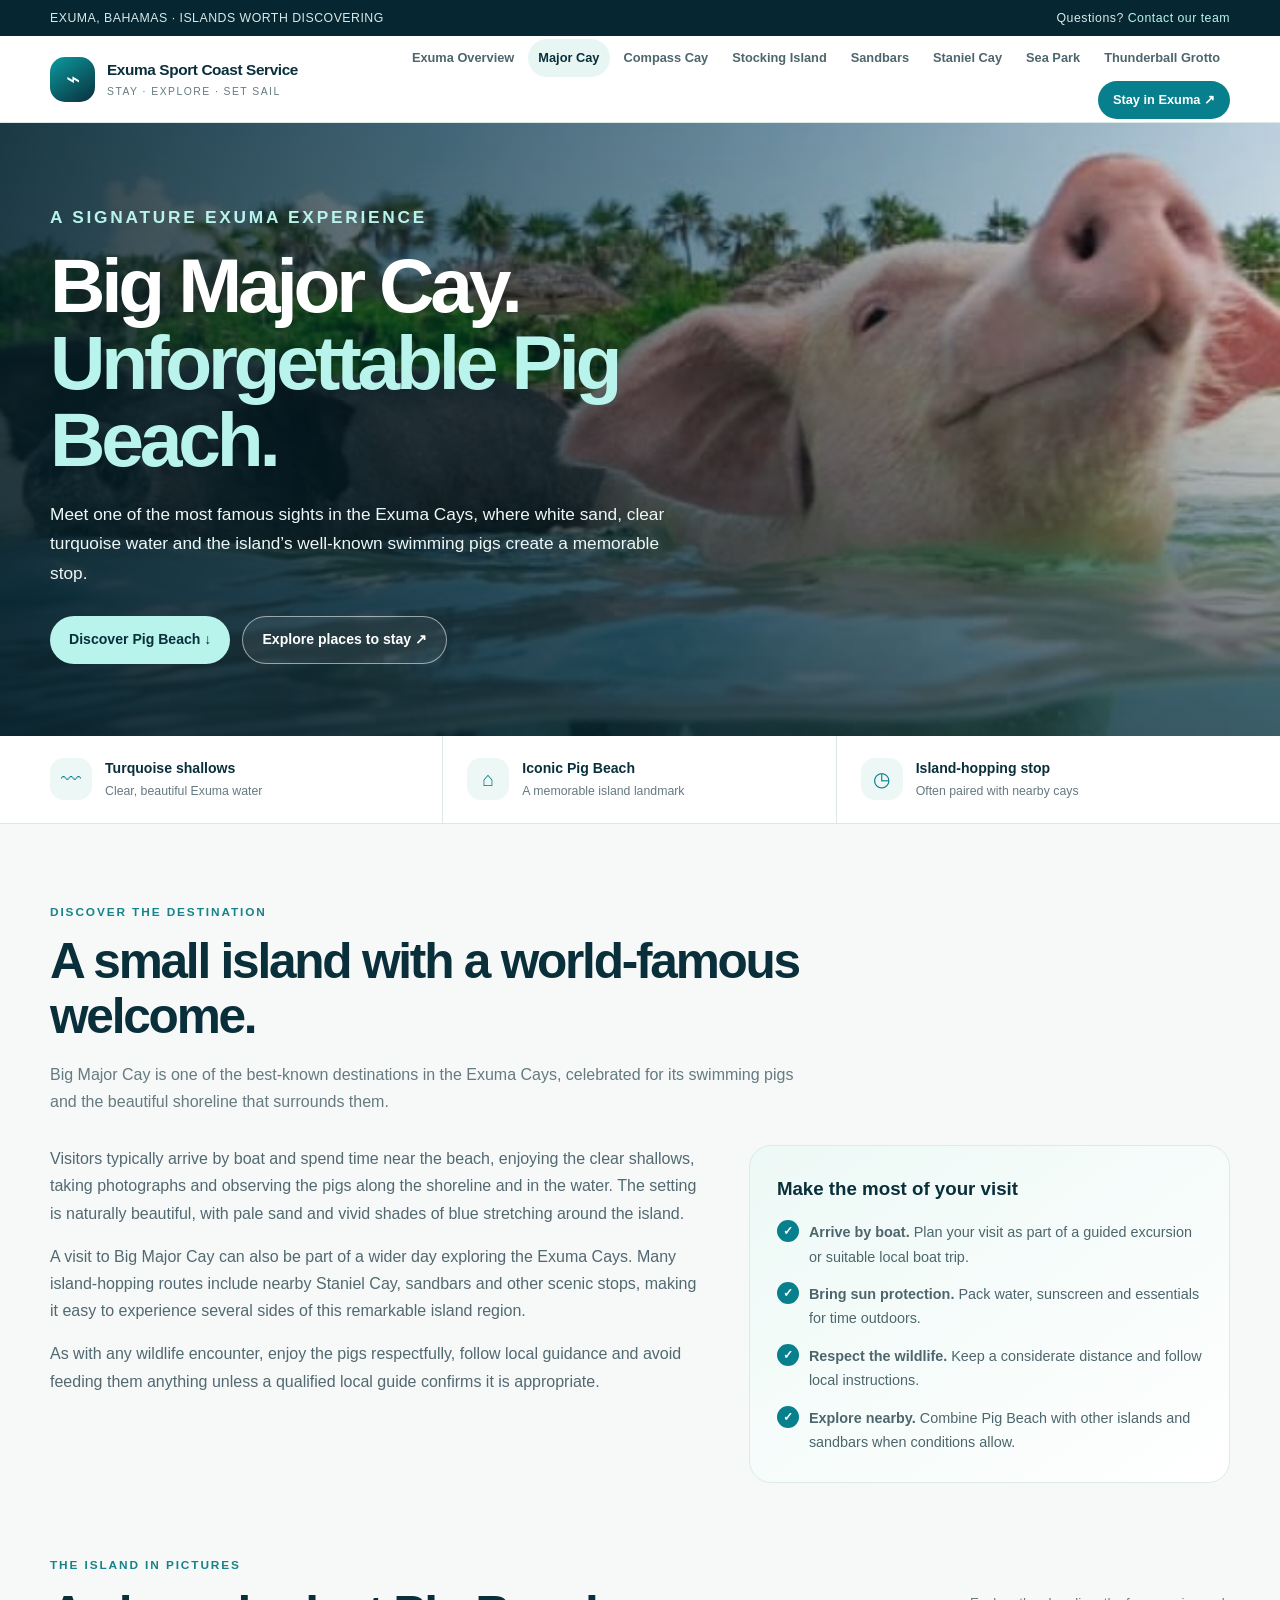
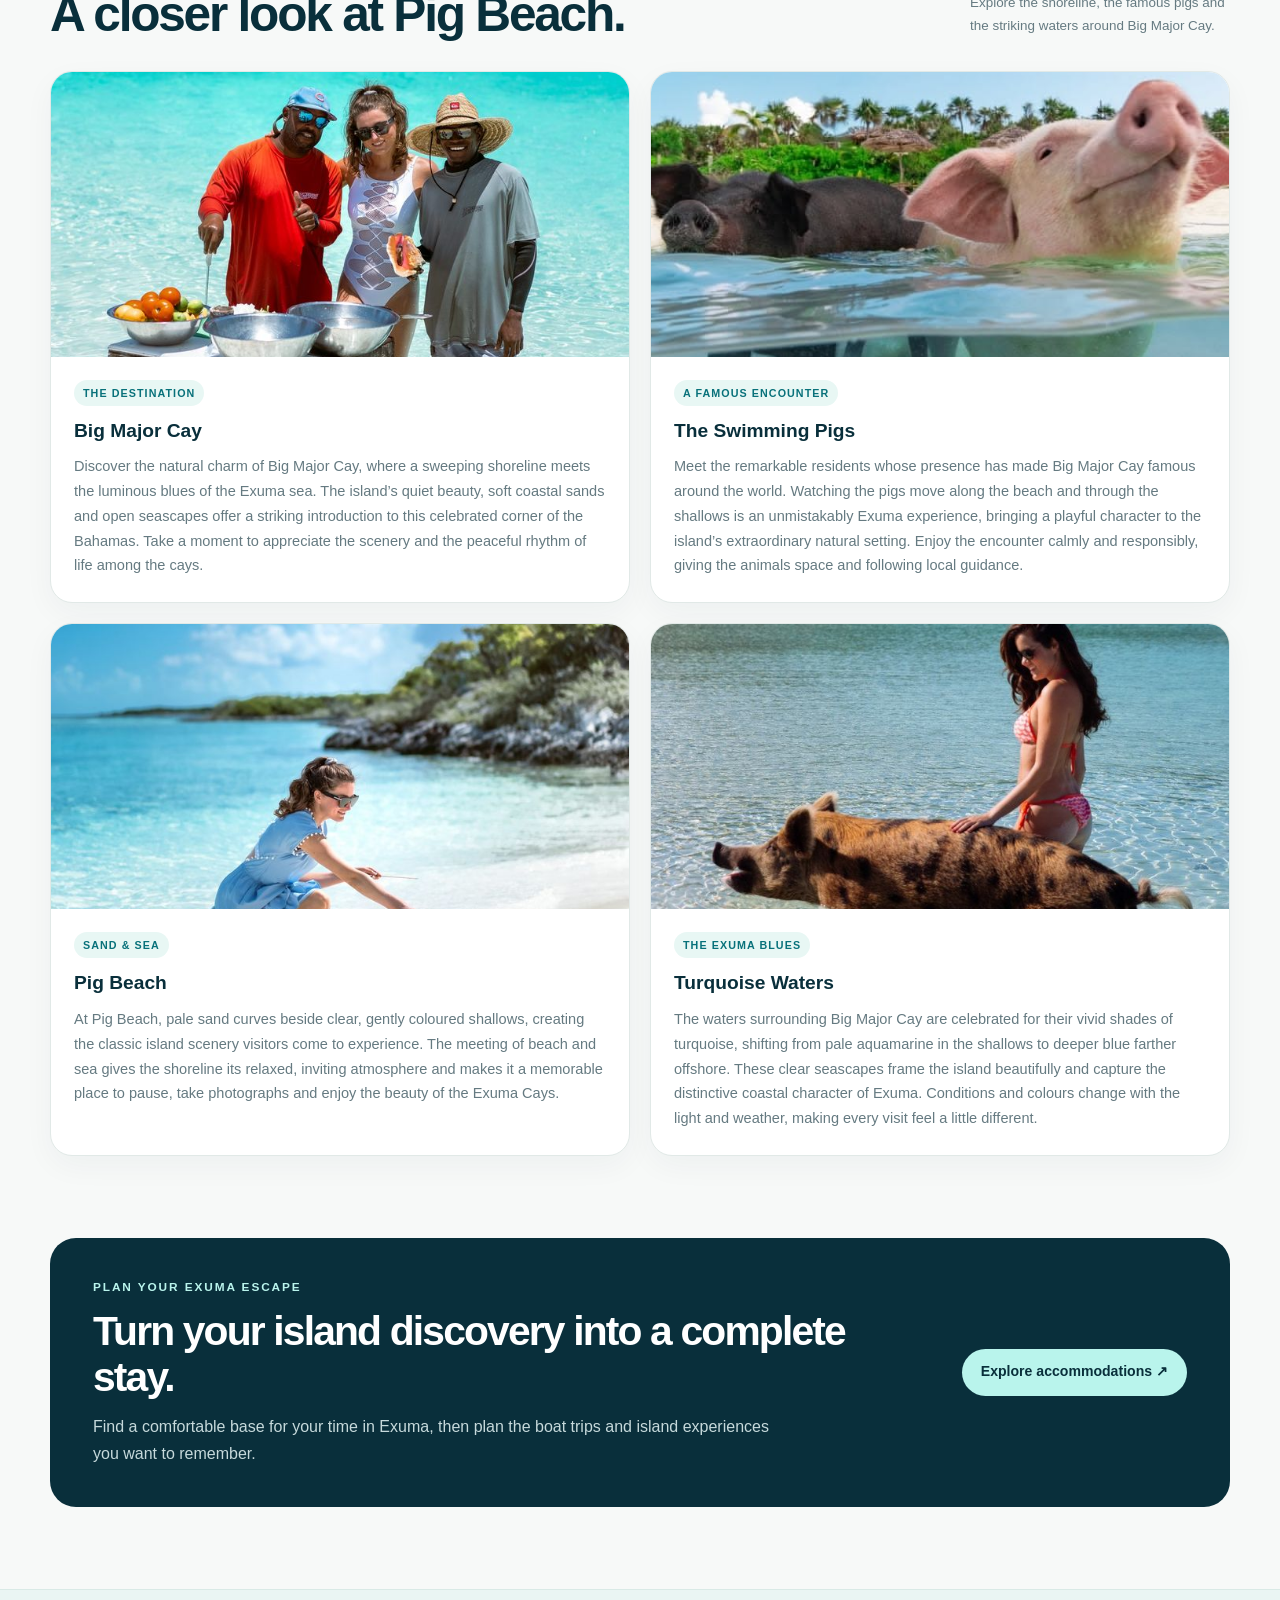
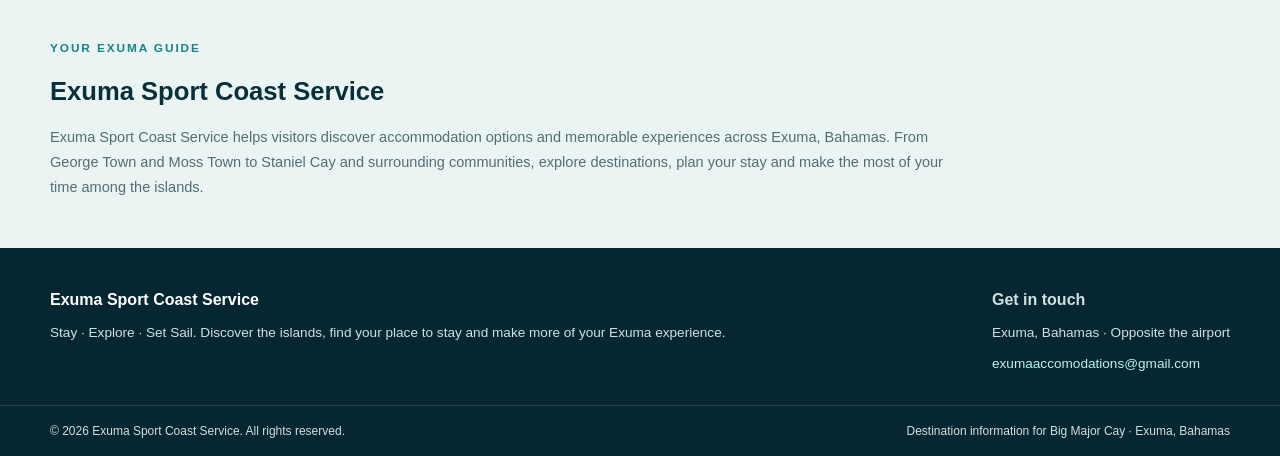
<file: majorcay.html>
<!DOCTYPE html>
<html lang="en">
<head>
<meta charset="UTF-8">
<meta name="viewport" content="width=device-width, initial-scale=1">
<meta name="theme-color" content="#092f3b">
<meta name="description" content="Discover Big Major Cay and Pig Beach in Exuma, Bahamas, famous for its swimming pigs and turquoise waters.">
<title>Big Major Cay & Pig Beach | Exuma Sport Coast Service</title>
<style>
:root{--navy:#092f3b;--teal:#087f8c;--aqua:#b9f4ec;--ink:#183640;--muted:#657a81;--paper:#fff;--pale:#edf7f5;--line:#dce8e6;--width:1180px}
*{box-sizing:border-box}
html{scroll-behavior:smooth}
body{margin:0;min-height:100vh;display:flex;flex-direction:column;background:#f7f9f8;color:var(--ink);font-family:Inter,"Segoe UI",Arial,sans-serif;line-height:1.7;-webkit-font-smoothing:antialiased}
a{color:inherit}
.container{width:min(var(--width),calc(100% - 48px));margin:auto}
.announcement{background:#062731;color:#d8e9e8;font-size:.77rem;letter-spacing:.04em}
.announcement-inner{min-height:36px;display:flex;justify-content:space-between;align-items:center;gap:12px}
.announcement a{color:var(--aqua);text-decoration:none}
.site-header{background:#fff;border-bottom:1px solid var(--line)}
.header-inner{min-height:86px;display:flex;align-items:center;justify-content:space-between;gap:24px}
.brand{display:flex;align-items:center;gap:12px;text-decoration:none;flex-shrink:0}
.brand-mark{width:45px;height:45px;display:grid;place-items:center;border-radius:15px;background:linear-gradient(145deg,#0c9ba0,var(--navy));color:white;font-size:24px}
.brand-copy{display:grid;line-height:1.25}
.brand-copy strong{color:var(--navy);font-size:.96rem;letter-spacing:-.025em}
.brand-copy small{margin-top:5px;color:var(--muted);font-size:.65rem;letter-spacing:.14em;text-transform:uppercase}
nav{display:flex;align-items:center;justify-content:flex-end;gap:4px;flex-wrap:wrap}
nav a{padding:8px 10px;border-radius:99px;text-decoration:none;color:#4e656d;font-size:.8rem;font-weight:650}
nav a:hover,nav a.active{background:#e8f6f3;color:var(--navy)}
nav a.cta{background:var(--teal);color:#fff;padding-inline:15px}
.hero{min-height:490px;display:flex;align-items:flex-end;color:#fff;background:linear-gradient(90deg,rgba(3,28,37,.84),rgba(3,28,37,.37) 65%,rgba(3,28,37,.12)),linear-gradient(0deg,rgba(3,28,37,.5),transparent 70%),url("images/majorcay1.jpg") center 48%/cover no-repeat}
.hero-content{padding-top:80px;padding-bottom:72px}
.eyebrow,.kicker{display:block;color:#16828a;font-size:.74rem;font-weight:800;letter-spacing:.16em;text-transform:uppercase}
.hero .eyebrow{color:var(--aqua);margin:0 0 15px}
.hero h1{max-width:800px;margin:0;font-size:clamp(2.7rem,6vw,5.3rem);line-height:1;letter-spacing:-.055em}
.hero h1 span{color:var(--aqua)}
.hero p{max-width:640px;margin:22px 0 0;color:#edf7f6;font-size:1.08rem}
.actions{display:flex;flex-wrap:wrap;gap:12px;margin-top:28px}
.button{display:inline-flex;align-items:center;justify-content:center;gap:9px;min-height:47px;padding:11px 19px;border-radius:99px;text-decoration:none;font-size:.88rem;font-weight:750;transition:transform .2s,background .2s}
.button:hover{transform:translateY(-2px)}
.button-primary{background:var(--aqua);color:var(--navy)}
.button-ghost{border:1px solid #ffffff88;color:white;background:#ffffff12}
.highlights{background:white;border-bottom:1px solid var(--line)}
.highlight-row{display:grid;grid-template-columns:repeat(3,1fr)}
.highlight{display:flex;align-items:center;gap:13px;padding:21px 24px;border-right:1px solid var(--line)}
.highlight:first-child{padding-left:0}
.highlight:last-child{border:0}
.highlight-icon{width:42px;height:42px;display:grid;place-items:center;flex:0 0 42px;border-radius:14px;background:var(--pale);color:var(--teal);font-size:1.25rem}
.highlight strong{display:block;color:var(--navy);font-size:.88rem}
.highlight small{display:block;color:var(--muted);font-size:.77rem}
main{flex:1}
.intro{padding:78px 0 44px}
.kicker{margin-bottom:12px}
.section-heading{max-width:760px;margin-bottom:30px}
.section-heading h2,.planning h2{margin:0;color:var(--navy);font-size:clamp(2rem,4vw,3.1rem);line-height:1.12;letter-spacing:-.045em}
.section-heading>p{margin:16px 0 0;color:var(--muted);font-size:1rem}
.intro-grid{display:grid;grid-template-columns:1.15fr .85fr;gap:48px;align-items:start}
.intro-copy p{margin:0 0 16px;color:#526971}
.tip-box{padding:27px;border:1px solid #dcebe8;border-radius:22px;background:linear-gradient(145deg,#edf9f6,#fff)}
.tip-box h3{margin:0 0 15px;color:var(--navy)}
.tip-box ul{list-style:none;padding:0;margin:0;display:grid;gap:13px}
.tip-box li{display:flex;gap:10px;color:#4d666d;font-size:.9rem}
.check{display:grid;place-items:center;width:22px;height:22px;flex:0 0 22px;border-radius:50%;background:var(--teal);color:white;font-size:.75rem;font-weight:bold}
.gallery{padding:28px 0 82px}
.gallery-heading{display:flex;justify-content:space-between;align-items:end;gap:24px;margin-bottom:28px}
.gallery-heading .section-heading{margin:0}
.gallery-note{max-width:260px;margin:0 0 5px;color:var(--muted);font-size:.84rem}
.photo-grid{display:grid;grid-template-columns:repeat(2,minmax(0,1fr));gap:20px}
.photo-card{overflow:hidden;border:1px solid #e1e9e7;border-radius:22px;background:white;box-shadow:0 10px 30px #092f3b0b;transition:transform .2s,box-shadow .2s}
.photo-card:hover{transform:translateY(-4px);box-shadow:0 20px 45px #092f3b18}
.photo-card img{display:block;width:100%;height:285px;object-fit:cover;background:#dcece9}
.photo-copy{padding:21px 23px 24px}
.tag{display:inline-block;padding:4px 9px;margin-bottom:9px;border-radius:99px;background:#e8f7f4;color:#08717a;font-size:.67rem;font-weight:800;letter-spacing:.1em;text-transform:uppercase}
.photo-card h3{margin:0 0 7px;color:var(--navy);font-size:1.2rem}
.photo-card p{margin:0;color:var(--muted);font-size:.91rem}
.planning{padding:0 0 82px}
.planning-card{display:flex;justify-content:space-between;align-items:center;gap:28px;padding:39px 43px;border-radius:26px;background:var(--navy);color:white}
.planning .kicker{color:var(--aqua)}
.planning h2{color:white;font-size:clamp(1.8rem,3.5vw,2.55rem)}
.planning p{max-width:680px;margin:13px 0 0;color:#c6d9db}
.planning-card .button{white-space:nowrap;flex-shrink:0}
.company-intro{padding:48px 0;background:#eaf5f3;border-top:1px solid #d9eae6}
.company-intro h2{margin:0;color:var(--navy);font-size:1.6rem}
.company-intro p{max-width:900px;margin:12px 0 0;color:#536d74;font-size:.91rem}
footer{background:#062731;color:#d0e0e1}
.footer-main{display:grid;grid-template-columns:1fr auto;gap:35px;padding:38px 0 30px}
.footer-brand{font-weight:750;color:white}
.footer-main p{margin:8px 0 0;font-size:.85rem}
.footer-contact a{color:var(--aqua);text-decoration:none}
.footer-bottom{border-top:1px solid #ffffff20;padding:15px 0;font-size:.75rem}
.footer-bottom-inner{display:flex;justify-content:space-between;gap:14px;flex-wrap:wrap}
@media(max-width:1000px){
.header-inner{align-items:flex-start;flex-direction:column;justify-content:center;padding:16px 0;gap:12px}
nav{justify-content:flex-start}
.intro-grid{gap:25px}
.photo-card img{height:250px}
}
@media(max-width:650px){
.container{width:calc(100% - 32px)}
.announcement-inner{justify-content:center;text-align:center;min-height:34px}
.announcement-inner span:first-child{display:none}
.header-inner{gap:14px}
.brand-copy strong{font-size:.88rem}
nav{gap:2px}
nav a{padding:7px 8px;font-size:.74rem}
nav a.cta{padding-inline:10px}
.hero{min-height:490px;background-position:58% center}
.hero-content{padding:66px 0 48px}
.hero h1{font-size:clamp(2.65rem,12vw,4rem)}
.hero p{font-size:.96rem}
.highlight-row{grid-template-columns:1fr;padding:6px 0}
.highlight,.highlight:first-child{padding:12px 0;border-right:0;border-bottom:1px solid var(--line)}
.highlight:last-child{border-bottom:0}
.intro{padding:58px 0 32px}
.intro-grid{grid-template-columns:1fr;gap:22px}
.tip-box{padding:22px}
.gallery{padding:24px 0 58px}
.gallery-heading{display:block}
.gallery-note{margin-top:12px}
.photo-grid{grid-template-columns:1fr;gap:16px}
.photo-card img{height:235px}
.photo-copy{padding:19px 20px 21px}
.planning{padding-bottom:58px}
.planning-card{align-items:flex-start;flex-direction:column;padding:28px 23px;gap:22px}
.company-intro{padding:38px 0}
.footer-main{grid-template-columns:1fr;gap:20px;padding:30px 0 24px}
.footer-bottom-inner{display:block}
.footer-bottom-inner span{display:block;margin-top:4px}
}
@media(prefers-reduced-motion:reduce){
html{scroll-behavior:auto}
*,*::before,*::after{transition:none!important}
}
</style>
</head>
<body>
<div class="announcement"><div class="container announcement-inner"><span>EXUMA, BAHAMAS · ISLANDS WORTH DISCOVERING</span><span>Questions? <a href="mailto:exumaaccomodations@gmail.com">Contact our team</a></span></div></div>
<header class="site-header"><div class="container header-inner">
<a class="brand" href="index.html" aria-label="Exuma Sport Coast Service home"><span class="brand-mark" aria-hidden="true">⌁</span><span class="brand-copy"><strong>Exuma Sport Coast Service</strong><small>Stay · Explore · Set Sail</small></span></a>
<nav aria-label="Main navigation">
<a href="index.html">Exuma Overview</a>
<a href="majorcay.html" class="active" aria-current="page">Major Cay</a>
<a href="compasscay.html">Compass Cay</a>
<a href="stockingisland.html">Stocking Island</a>
<a href="sandbars.html">Sandbars</a>
<a href="stanielcay.html">Staniel Cay</a>
<a href="seapark.html">Sea Park</a>
<a href="grotto.html">Thunderball Grotto</a>
<a class="cta" href="accommodations.html">Stay in Exuma ↗</a>
</nav>
</div></header>
<section class="hero">
<div class="container hero-content">
<p class="eyebrow">A signature Exuma experience</p>
<h1>Big Major Cay.<br><span>Unforgettable Pig Beach.</span></h1>
<p>Meet one of the most famous sights in the Exuma Cays, where white sand, clear turquoise water and the island’s well-known swimming pigs create a memorable stop.</p>
<div class="actions">
<a class="button button-primary" href="#discover">Discover Pig Beach ↓</a>
<a class="button button-ghost" href="accommodations.html">Explore places to stay ↗</a>
</div>
</div>
</section>
<section class="highlights" aria-label="Destination highlights">
<div class="container highlight-row">
<div class="highlight"><span class="highlight-icon">〰</span><div><strong>Turquoise shallows</strong><small>Clear, beautiful Exuma water</small></div></div>
<div class="highlight"><span class="highlight-icon">⌂</span><div><strong>Iconic Pig Beach</strong><small>A memorable island landmark</small></div></div>
<div class="highlight"><span class="highlight-icon">◷</span><div><strong>Island-hopping stop</strong><small>Often paired with nearby cays</small></div></div>
</div>
</section>
<main>
<section class="intro" id="discover">
<div class="container">
<div class="section-heading">
<span class="kicker">Discover the destination</span>
<h2>A small island with a world-famous welcome.</h2>
<p>Big Major Cay is one of the best-known destinations in the Exuma Cays, celebrated for its swimming pigs and the beautiful shoreline that surrounds them.</p>
</div>
<div class="intro-grid">
<div class="intro-copy">
<p>Visitors typically arrive by boat and spend time near the beach, enjoying the clear shallows, taking photographs and observing the pigs along the shoreline and in the water. The setting is naturally beautiful, with pale sand and vivid shades of blue stretching around the island.</p>
<p>A visit to Big Major Cay can also be part of a wider day exploring the Exuma Cays. Many island-hopping routes include nearby Staniel Cay, sandbars and other scenic stops, making it easy to experience several sides of this remarkable island region.</p>
<p>As with any wildlife encounter, enjoy the pigs respectfully, follow local guidance and avoid feeding them anything unless a qualified local guide confirms it is appropriate.</p>
</div>
<aside class="tip-box">
<h3>Make the most of your visit</h3>
<ul>
<li><span class="check">✓</span><span><strong>Arrive by boat.</strong> Plan your visit as part of a guided excursion or suitable local boat trip.</span></li>
<li><span class="check">✓</span><span><strong>Bring sun protection.</strong> Pack water, sunscreen and essentials for time outdoors.</span></li>
<li><span class="check">✓</span><span><strong>Respect the wildlife.</strong> Keep a considerate distance and follow local instructions.</span></li>
<li><span class="check">✓</span><span><strong>Explore nearby.</strong> Combine Pig Beach with other islands and sandbars when conditions allow.</span></li>
</ul>
</aside>
</div>
</div>
</section>
<section class="gallery">
<div class="container">
<div class="gallery-heading">
<div class="section-heading">
<span class="kicker">The island in pictures</span>
<h2>A closer look at Pig Beach.</h2>
</div>
<p class="gallery-note">Explore the shoreline, the famous pigs and the striking waters around Big Major Cay.</p>
</div>
<div class="photo-grid">
<article class="photo-card">
<img src="images/majorcay3.jpg" alt="Island scenery and shoreline at Big Major Cay" loading="lazy">
<div class="photo-copy">
<span class="tag">The destination</span>
<h3>Big Major Cay</h3>
<p>Discover the natural charm of Big Major Cay, where a sweeping shoreline meets the luminous blues of the Exuma sea. The island’s quiet beauty, soft coastal sands and open seascapes offer a striking introduction to this celebrated corner of the Bahamas. Take a moment to appreciate the scenery and the peaceful rhythm of life among the cays.</p>
</div>
</article>
<article class="photo-card">
<img src="images/majorcay1.jpg" alt="The famous swimming pigs at Big Major Cay" loading="lazy">
<div class="photo-copy">
<span class="tag">A famous encounter</span>
<h3>The Swimming Pigs</h3>
<p>Meet the remarkable residents whose presence has made Big Major Cay famous around the world. Watching the pigs move along the beach and through the shallows is an unmistakably Exuma experience, bringing a playful character to the island’s extraordinary natural setting. Enjoy the encounter calmly and responsibly, giving the animals space and following local guidance.</p>
</div>
</article>
<article class="photo-card">
<img src="images/majorcay4.jpg" alt="White sandy beach and shallow water at Pig Beach" loading="lazy">
<div class="photo-copy">
<span class="tag">Sand &amp; sea</span>
<h3>Pig Beach</h3>
<p>At Pig Beach, pale sand curves beside clear, gently coloured shallows, creating the classic island scenery visitors come to experience. The meeting of beach and sea gives the shoreline its relaxed, inviting atmosphere and makes it a memorable place to pause, take photographs and enjoy the beauty of the Exuma Cays.</p>
</div>
</article>
<article class="photo-card">
<img src="images/majorcay2.jpg" alt="Bright turquoise sea around Big Major Cay in Exuma" loading="lazy">
<div class="photo-copy">
<span class="tag">The Exuma blues</span>
<h3>Turquoise Waters</h3>
<p>The waters surrounding Big Major Cay are celebrated for their vivid shades of turquoise, shifting from pale aquamarine in the shallows to deeper blue farther offshore. These clear seascapes frame the island beautifully and capture the distinctive coastal character of Exuma. Conditions and colours change with the light and weather, making every visit feel a little different.</p>
</div>
</article>
</div>
</div>
</section>
<section class="planning">
<div class="container">
<div class="planning-card">
<div>
<span class="kicker">Plan your Exuma escape</span>
<h2>Turn your island discovery into a complete stay.</h2>
<p>Find a comfortable base for your time in Exuma, then plan the boat trips and island experiences you want to remember.</p>
</div>
<a class="button button-primary" href="accommodations.html">Explore accommodations ↗</a>
</div>
</div>
</section>
<section class="company-intro">
<div class="container">
<span class="kicker">Your Exuma guide</span>
<h2>Exuma Sport Coast Service</h2>
<p>Exuma Sport Coast Service helps visitors discover accommodation options and memorable experiences across Exuma, Bahamas. From George Town and Moss Town to Staniel Cay and surrounding communities, explore destinations, plan your stay and make the most of your time among the islands.</p>
</div>
</section>
</main>
<footer>
<div class="container footer-main">
<div>
<div class="footer-brand">Exuma Sport Coast Service</div>
<p>Stay · Explore · Set Sail. Discover the islands, find your place to stay and make more of your Exuma experience.</p>
</div>
<div class="footer-contact">
<strong>Get in touch</strong>
<p>Exuma, Bahamas · Opposite the airport</p>
<p><a href="mailto:exumaaccomodations@gmail.com">exumaaccomodations@gmail.com</a></p>
</div>
</div>
<div class="footer-bottom">
<div class="container footer-bottom-inner">
<span>© 2026 Exuma Sport Coast Service. All rights reserved.</span>
<span>Destination information for Big Major Cay · Exuma, Bahamas</span>
</div>
</div>
</footer>
</body>
</html>
</file>
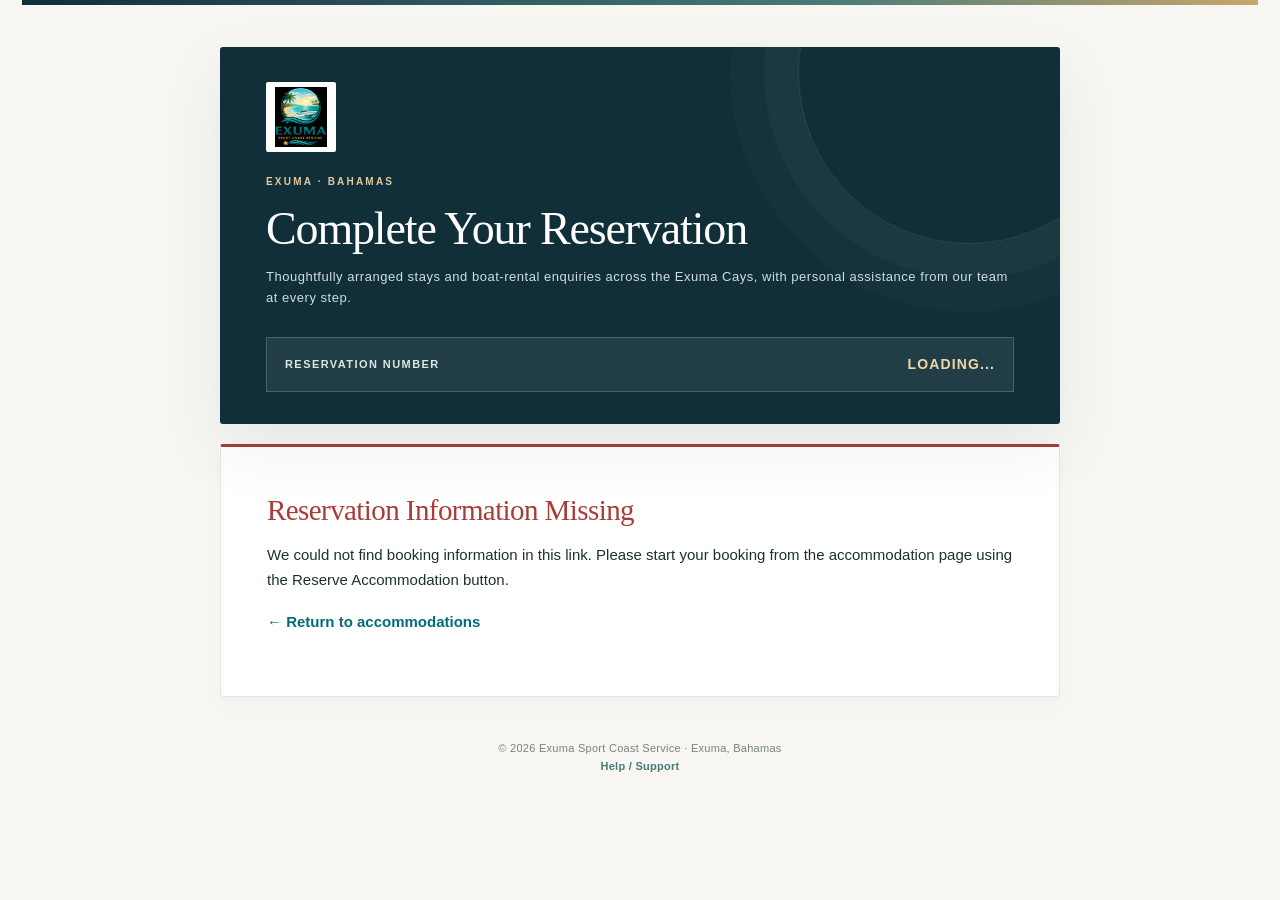
<file: reserve.html>
<!DOCTYPE html>
<html lang="en">
<head>
<meta charset="UTF-8">
<meta name="viewport" content="width=device-width, initial-scale=1.0">
<meta name="theme-color" content="#102f38">
<meta name="description" content="Complete your Exuma Sport Coast Service accommodation reservation or submit a boat-rental enquiry.">
<title>Complete Reservation | Exuma Sport Coast Service</title>
<style>
:root{--ocean:#102f38;--ocean-2:#1d4850;--sea:#477b78;--sea-pale:#edf3ef;--sand:#c9a66b;--ink:#1e3032;--muted:#687879;--line:#e2e6e1;--paper:#f7f6f2;--white:#fff;--danger:#a83c36;--success:#087f5b;--shadow:0 24px 65px rgba(24,48,49,.075)}
*{box-sizing:border-box}html{scroll-behavior:smooth}
body{margin:0;padding:0 22px 30px;background:var(--paper);color:var(--ink);font-family:Inter,"Avenir Next",Avenir,"Segoe UI",sans-serif;font-size:15px;line-height:1.65;-webkit-font-smoothing:antialiased}
body:before{content:"";display:block;height:5px;background:linear-gradient(90deg,var(--ocean),var(--sea) 65%,var(--sand))}
.container{width:min(100%,840px);margin:0 auto;padding-top:42px}.card{background:#fff;border:1px solid var(--line);border-radius:3px;padding:clamp(25px,5vw,46px);margin:0 0 20px;box-shadow:0 7px 25px rgba(25,48,47,.025)}
.header{position:relative;overflow:hidden;padding:35px clamp(25px,5vw,46px) 32px;background:var(--ocean);color:#fff;border:0;box-shadow:var(--shadow)}
.header:after{content:"";position:absolute;right:-80px;top:-145px;width:340px;height:340px;border:1px solid #ffffff1a;border-radius:50%;box-shadow:0 0 0 34px #ffffff08,0 0 0 68px #ffffff05;pointer-events:none}
.header img{width:70px;height:70px;object-fit:contain;display:block;margin:0 0 22px;background:#fff;border-radius:2px;padding:5px;position:relative;z-index:1}
.eyebrow{display:block;font-size:10px;font-weight:800;text-transform:uppercase;letter-spacing:.22em;margin:0 0 12px;color:#e3c998;position:relative;z-index:1}
.header h1{position:relative;z-index:1;color:#fff;margin:0;max-width:590px;font-family:Georgia,"Times New Roman",serif;font-weight:400;font-size:clamp(32px,5vw,46px);line-height:1.12;letter-spacing:-.025em}
.header>p{position:relative;z-index:1;color:#d0dedd;margin:12px 0 0;font-size:13px;letter-spacing:.04em}
.reference{position:relative;z-index:1;display:flex;align-items:center;justify-content:space-between;gap:18px;background:#ffffff12;border:1px solid #ffffff30;padding:15px 18px;margin-top:28px;color:#dce7e5;font-size:11px;font-weight:700;letter-spacing:.13em;text-transform:uppercase}
.reference strong{color:#f0d7a8;font-size:14px;letter-spacing:.08em;text-align:right;overflow-wrap:anywhere}
.section-kicker{margin:0 0 7px;color:var(--sea);font-size:10px;font-weight:800;letter-spacing:.19em;text-transform:uppercase}
h2{font-family:Georgia,"Times New Roman",serif;font-size:29px;line-height:1.2;font-weight:400;letter-spacing:-.02em;color:var(--ocean);margin:0 0 24px}
.detail{display:grid;grid-template-columns:minmax(0,1fr) minmax(120px,1fr);align-items:start;gap:24px;padding:15px 0;border-bottom:1px solid var(--line)}.label{color:var(--muted);font-size:14px}.detail strong{text-align:right;overflow-wrap:anywhere;font-weight:650;color:var(--ocean)}
.total-box{margin-top:28px;padding:20px 22px;background:var(--sea-pale);border:1px solid #dce7df}.total-row{display:flex;justify-content:space-between;align-items:center;gap:15px;padding:9px 0;color:#526563;font-size:14px}.total-row+.total-row{border-top:1px solid #d9e4dc}.total{font-size:25px;font-weight:750;color:var(--ocean)}.deposit{font-size:21px;font-weight:750;color:var(--sea)}
.notice{margin-top:24px;padding:14px 17px;background:#faf7f0;border:1px solid #eee4d1;border-left:3px solid var(--sand);font-size:13px;line-height:1.7;color:#5e6259}
.loading{text-align:center;padding:40px;color:var(--muted);font-size:14px}.error{text-align:left;border-top:3px solid var(--danger)}.error h2{color:var(--danger);margin-bottom:10px}
.client-details{margin:20px 0;padding:clamp(25px,5vw,42px);background:#fff;border:1px solid var(--line);box-shadow:0 7px 25px rgba(25,48,47,.025)}.client-details h2{margin-bottom:9px}.client-details .field{margin:22px 0}.client-details label{display:block;margin-bottom:8px;font-size:12px;font-weight:750;letter-spacing:.025em;color:var(--ocean)}
.client-details input{display:block;width:100%;min-height:53px;padding:14px 15px;background:#fcfcfa;color:var(--ink);border:1px solid #d8dfd9;font-family:inherit;font-size:15px;outline:none}.client-details input:focus{background:#fff;border-color:var(--sea);box-shadow:0 0 0 3px #477b781f}
.save-btn,.request-btn{display:inline-flex;justify-content:center;align-items:center;width:100%;min-height:54px;padding:15px 20px;border:1px solid var(--ocean);cursor:pointer;font-family:inherit;font-size:12px;font-weight:800;letter-spacing:.105em;text-transform:uppercase;color:#fff;background:var(--ocean);transition:background .2s}
.save-btn:hover,.request-btn:hover{background:var(--ocean-2)}.save-btn:disabled,.request-btn:disabled{opacity:.58;cursor:default}
.payment-request-section{margin:20px 0 0;padding:clamp(25px,5vw,42px);border:1px solid #d9e4dc;background:var(--sea-pale)}.payment-request-section h2{margin-bottom:12px}.payment-request-section p:not(.section-kicker){line-height:1.8;color:#596b68;margin:0 0 24px;max-width:650px}.payment-request-section .request-btn{background:var(--sea);border-color:var(--sea)}.support-line{margin-top:20px;font-size:12px;color:var(--muted);text-align:center}.support-line a,.footer a{color:var(--sea);text-decoration:none;font-weight:750}.fallback-link{display:inline-block;margin-top:10px;color:var(--ocean);font-weight:750;text-decoration:underline}
.footer{text-align:center;color:#78837d;font-size:11px;letter-spacing:.025em;padding:22px 12px 10px}
@media(max-width:560px){body{padding:0 13px 20px}.container{padding-top:20px}.header{padding:26px 22px 23px}.header img{width:60px;height:60px;margin-bottom:19px}.header h1{font-size:34px}.reference{align-items:flex-start;flex-direction:column;gap:5px}.reference strong{text-align:left}.card{padding:24px 21px}.detail{grid-template-columns:1fr;gap:3px;padding:13px 0}.detail strong{text-align:left}.total-row{align-items:flex-start;flex-direction:column;gap:3px}h2{font-size:26px}}
@media(prefers-reduced-motion:reduce){html{scroll-behavior:auto}*,*:before,*:after{transition:none!important}}@media print{body{background:#fff;padding:0}.container{padding-top:0}.card,.client-details,.payment-request-section{box-shadow:none;border:1px solid #ddd}}
</style>
</head>
<body>
<div class="container">
  <div class="card header">
    <img src="/images/exumalogo.jpg" alt="Exuma Sport Coast Service">
    <div class="eyebrow">Exuma · Bahamas</div>
    <h1 id="page-title">Complete Your Reservation</h1>
    <p>Thoughtfully arranged stays and boat-rental enquiries across the Exuma Cays, with personal assistance from our team at every step.</p>
    <div class="reference">Reservation Number<br><strong id="reservation-number">Loading...</strong></div>
  </div>
  <div id="loading" class="card loading" role="status" aria-live="polite">Loading reservation details...</div>
  <div id="reservation-content" style="display:none">
    <div class="card">
      <p class="section-kicker">Your booking summary</p><h2 id="details-title">Reservation Details</h2>
      <div class="detail"><span class="label">Region</span><strong id="region">—</strong></div>
      <div class="detail"><span class="label">Accommodation</span><strong id="accommodation">—</strong></div>
      <div class="detail"><span class="label">Check-in</span><strong id="check-in">—</strong></div>
      <div class="detail"><span class="label">Check-out</span><strong id="check-out">—</strong></div>
      <div class="detail"><span class="label">Number of Nights</span><strong id="nights">—</strong></div>
      <div class="detail"><span class="label">Adults</span><strong id="adults">—</strong></div>
      <div class="detail"><span class="label">Children</span><strong id="children">—</strong></div>
      <div class="detail" id="duration-row" style="display:none"><span class="label">Rental Duration</span><strong id="boat-duration">—</strong></div>
      <div class="total-box"><div class="total-row"><span>Total Bill</span><strong class="total" id="total">USD 0.00</strong></div><div class="total-row"><span>50% Reservation Deposit</span><strong class="deposit" id="deposit">USD 0.00</strong></div></div>
      <div class="notice">Your booking reference is ready. Please review your reservation details and provide accurate contact information so our team can assist you with the next steps.</div>
    </div>
    <section class="client-details" id="customer-save-section">
      <p class="section-kicker">One last step</p><h2 id="contact-title">Your Contact Details</h2>
      <div class="field"><label for="reservation-client-name">Full Name</label><input id="reservation-client-name" type="text" autocomplete="name" placeholder="Enter your full name" required></div>
      <div class="field"><label for="reservation-client-phone">Phone Number</label><input id="reservation-client-phone" type="tel" autocomplete="tel" placeholder="Enter your phone number" required></div>
      <div class="field"><label for="reservation-client-email">Email Address</label><input id="reservation-client-email" type="email" autocomplete="email" placeholder="Enter your email address" required></div>
      <button id="save-customer-details" type="button" class="save-btn" style="margin-top:18px">Save Customer Details</button>
      <div id="customer-save-message" role="status" aria-live="polite" style="margin-top:12px;font-weight:bold"></div>
    </section>
    <section class="payment-request-section" id="payment-request-section">
      <p class="section-kicker">Next step</p><h2 id="next-step-title">Request Payment Details</h2>
      <p id="request-description">After saving your contact information, submit a payment-details request. Our team will review your reservation and contact you by email with the next steps and payment instructions. Your reservation is not fully confirmed until availability and arrangements have been reviewed by our team.</p>
      <button id="request-payment-details" type="button" class="request-btn">Send Payment Request</button>
      <div id="payment-request-message" role="status" aria-live="polite" style="margin-top:14px;font-weight:bold;line-height:1.5"></div>
      <div class="support-line">Need assistance? <a href="mailto:exumaaccomodations@gmail.com">Contact our team</a></div>
    </section>
  </div>
  <div id="error" class="card error" style="display:none"><h2>Reservation Not Found</h2><p id="error-message">We could not locate the reservation details associated with this link. Please return to the accommodation listing and start the reservation again, or contact our team for assistance.</p><p style="margin-top:18px"><a href="index.html" style="color:#006d77;font-weight:600;text-decoration:none">← Return to accommodations</a></p></div>
  <div class="footer">© 2026 Exuma Sport Coast Service · Exuma, Bahamas<br><a href="mailto:exumaaccomodations@gmail.com">Help / Support</a></div>
</div>
<script>
"use strict";

// ─── Backend host ─────────────────────────────────────────────────────────
// Confirmed live via /health. Change only this line if you migrate again.
const API_BASE = "https://exuma-cays-guide-1.onrender.com";

document.addEventListener("DOMContentLoaded", function () {
  var params = new URLSearchParams(window.location.search);
  var loading = document.getElementById("loading");
  var content = document.getElementById("reservation-content");
  var errorBox = document.getElementById("error");
  var errorMsg = document.getElementById("error-message");
  var nameInput = document.getElementById("reservation-client-name");
  var phoneInput = document.getElementById("reservation-client-phone");
  var emailInput = document.getElementById("reservation-client-email");
  var saveBtn = document.getElementById("save-customer-details");
  var saveMsg = document.getElementById("customer-save-message");
  var requestBtn = document.getElementById("request-payment-details");
  var requestMsg = document.getElementById("payment-request-message");
  var currentNumber = "";
  var creating = false;

  function pick() {
    for (var i = 0; i < arguments.length; i++) {
      var v = params.get(arguments[i]);
      if (v && v.trim()) return v.trim();
    }
    return "";
  }

  var isBoat = pick("type").toLowerCase() === "boat" ||
               pick("accommodation").toLowerCase() === "boat rental";

  var urlName  = pick("name", "client_name", "fullname", "full_name");
  var urlPhone = pick("phone", "client_phone", "telephone", "mobile");
  var urlEmail = pick("email", "client_email", "e-mail");
  if (urlName)  nameInput.value  = urlName;
  if (urlPhone) phoneInput.value = urlPhone;
  if (urlEmail) emailInput.value = urlEmail;

  // ─── UI helpers ─────────────────────────────────────────────────────────
  function setText(id, value) {
    var el = document.getElementById(id);
    if (el) el.textContent = (value === undefined || value === null || value === "") ? "—" : String(value);
  }
  function showLoading(message) {
    loading.textContent = message || "Loading...";
    loading.style.display = "block";
    errorBox.style.display = "none";
    content.style.display = "none";
  }
  function showError(message, heading) {
    console.error("RESERVATION ERROR:", message);
    loading.style.display = "none";
    content.style.display = "none";
    errorBox.style.display = "block";
    var h = errorBox.querySelector("h2");
    if (h && heading) h.textContent = heading;
    errorMsg.textContent = message;
  }
  async function readResponse(response, context) {
    var raw = await response.text();
    var body;
    try {
      body = raw ? JSON.parse(raw) : {};
    } catch (e) {
      console.error(context + ": non-JSON response", {
        status: response.status,
        url: response.url,
        contentType: response.headers.get("content-type"),
        preview: raw.slice(0, 500)
      });
      throw new Error("The server returned an unexpected page instead of JSON (HTTP " + response.status + ").");
    }
    if (!response.ok) throw new Error(body.error || body.message || context + " failed (HTTP " + response.status + ").");
    return body;
  }
  function fillFields(name, phone, email) {
    if (name  && !nameInput.value)  nameInput.value  = name;
    if (phone && !phoneInput.value) phoneInput.value = phone;
    if (email && !emailInput.value) emailInput.value = email;
  }
  function computeNights(checkIn, checkOut) {
    if (!checkIn || !checkOut) return null;
    var n = Math.round((new Date(checkOut) - new Date(checkIn)) / 86400000);
    return (Number.isFinite(n) && n > 0) ? n : null;
  }

  // ─── Display ────────────────────────────────────────────────────────────
  function displayReservation(data) {
    if (!data || !data.reservation_number) {
      throw new Error("Reservation response did not include a reservation number.");
    }
    console.log("RESERVATION DATA:", data);
    currentNumber = data.reservation_number;

    var nights = (data.nights != null) ? data.nights : computeNights(data.check_in, data.check_out);

    setText("reservation-number", data.reservation_number);
    setText("region", data.region);
    setText("accommodation", data.accommodation);
    setText("check-in", data.check_in);
    setText("check-out", data.check_out);
    setText("nights", nights);
    setText("adults", data.adults);
    setText("children", data.children);

    var total = Number(data.price) || 0;
    setText("total", "USD " + total.toFixed(2));
    setText("deposit", "USD " + (total * 0.5).toFixed(2));

    fillFields(data.client_name, data.client_phone, data.client_email);

    loading.style.display = "none";
    errorBox.style.display = "none";
    content.style.display = "block";
  }

  // ─── Loading an existing reservation (?reservation=EXS-…) ───────────────
  async function loadReservation(number) {
    showLoading("Loading reservation details...");
    var r = await fetch(
      API_BASE + "/reservation-data/" + encodeURIComponent(number) + "?t=" + Date.now(),
      { method: "GET", cache: "no-store", headers: { "Accept": "application/json" } }
    );
    var body = await readResponse(r, "Loading reservation");
    displayReservation(body.reservation || body);
  }

  // ─── Creating a new reservation ─────────────────────────────────────────
  async function createReservation() {
    if (creating) return;
    var region = pick("region");
    var accommodation = pick("accommodation");
    var checkIn = pick("checkin", "check_in", "check-in");
    var checkOut = pick("checkout", "check_out", "check-out");
    var nightlyPrice = Number(params.get("price")) || 0;
    var adults = Number(params.get("adults")) || 1;
    var children = Number(params.get("children")) || 0;

    if (!region || !accommodation || !checkIn || !checkOut) {
      showError(
        "We could not find booking information in this link. Please start your booking from the accommodation page using the Reserve Accommodation button.",
        "Reservation Information Missing"
      );
      return;
    }
    var nights = computeNights(checkIn, checkOut);
    if (!nights) {
      showError("Check-out must be after check-in.", "Invalid Dates");
      return;
    }

    var fd = new URLSearchParams();
    fd.set("region", region);
    fd.set("accommodation", accommodation);
    fd.set("check_in", checkIn);
    fd.set("check_out", checkOut);
    fd.set("adults", String(adults));
    fd.set("children", String(children));
    // Backend multiplies by nights — send the NIGHTLY rate here, not the total.
    fd.set("price", nightlyPrice.toFixed(2));
    if (urlName)  fd.set("client_name",  urlName);
    if (urlPhone) fd.set("client_phone", urlPhone);
    if (urlEmail) fd.set("client_email", urlEmail);

    creating = true;
    showLoading("Creating your reservation...");
    try {
      var response = await fetch(API_BASE + "/reserve", {
        method: "POST",
        headers: {
          "Content-Type": "application/x-www-form-urlencoded",
          "Accept": "application/json"
        },
        body: fd.toString()
      });
      var body = await readResponse(response, "Creating reservation");
      var res = body.reservation || body;
      if (!res.reservation_number) {
        throw new Error("No reservation number returned by the server.");
      }
      displayReservation({
        reservation_number: res.reservation_number,
        region: res.region,
        accommodation: res.accommodation,
        check_in: res.check_in,
        check_out: res.check_out,
        nights: res.nights != null ? res.nights : nights,
        adults: res.adults,
        children: res.children,
        price: res.price,
        client_name: res.client_name,
        client_phone: res.client_phone,
        client_email: res.client_email
      });
    } catch (err) {
      showError(err.message || "An unexpected error occurred.", "Could Not Create Reservation");
    } finally {
      creating = false;
    }
  }

  // ─── Customer details + payment request ─────────────────────────────────
  function getCustomerDetails() {
    return {
      name: nameInput.value.trim(),
      phone: phoneInput.value.trim(),
      email: emailInput.value.trim()
    };
  }
  function postForm(url, fd, context) {
    return fetch(url, {
      method: "POST",
      headers: {
        "Content-Type": "application/x-www-form-urlencoded",
        "Accept": "application/json"
      },
      body: fd.toString()
    })
      .then(function (r) { return readResponse(r, context); })
      .then(function (body) {
        if (body.success === false) {
          throw new Error(body.error || body.message || context + " failed.");
        }
        return body;
      });
  }

  saveBtn.addEventListener("click", async function () {
    if (!currentNumber) {
      saveMsg.style.color = "#b00020";
      saveMsg.textContent = "Please wait for the reservation number to load.";
      return;
    }
    var d = getCustomerDetails();
    if (!d.name || !d.phone || !d.email || !emailInput.checkValidity()) {
      saveMsg.style.color = "#b00020";
      saveMsg.textContent = "Please enter your name, phone number and a valid email address.";
      return;
    }
    var fd = new URLSearchParams();
    fd.set("client_name", d.name);
    fd.set("client_phone", d.phone);
    fd.set("client_email", d.email);
    saveBtn.disabled = true;
    saveBtn.textContent = "Saving...";
    saveMsg.textContent = "";
    try {
      var body = await postForm(
        API_BASE + "/update-customer/" + encodeURIComponent(currentNumber),
        fd,
        "Saving customer details"
      );
      saveMsg.style.color = "#0a7d28";
      saveMsg.textContent = body.message || "Customer details saved successfully.";
      saveBtn.textContent = "Details Saved";
    } catch (err) {
      saveMsg.style.color = "#b00020";
      saveMsg.textContent = "Unable to save customer details: " + err.message;
      saveBtn.disabled = false;
      saveBtn.textContent = "Save Customer Details";
    }
  });

  // ─── Boat enquiry ───────────────────────────────────────────────────────
  function boatInfo() {
    var unit = pick("duration_unit") || "hours";
    var duration = Math.max(1, Number(pick("duration")) || 1);
    var adults = Math.max(1, Number(pick("adults")) || 1);
    var children = Math.max(0, Number(pick("children")) || 0);
    return {
      boat: pick("boat", "boat_type") || "Boat rental (type to be confirmed)",
      region: pick("region") || "Exuma",
      startDate: pick("start_date", "date", "checkin", "check_in") || "Not specified",
      endDate: pick("end_date", "checkout", "check_out") || "Not specified",
      duration: duration,
      unit: unit,
      adults: adults,
      children: children,
      guests: adults + children,
      pickup: pick("pickup_location", "location") || pick("region") || "Exuma"
    };
  }
  function boatMailto(d, b) {
    var subject = "Boat Rental Enquiry - Exuma Sport Coast Service";
    var message = [
      "Hello Exuma Sport Coast Service,",
      "",
      "I would like to enquire about a boat rental.",
      "Name: " + d.name,
      "Phone: " + d.phone,
      "Email: " + d.email,
      "Boat: " + b.boat,
      "Region: " + b.region,
      "Preferred start date: " + b.startDate,
      "Preferred end date: " + b.endDate,
      "Duration: " + b.duration + " " + b.unit,
      "Adults: " + b.adults,
      "Children: " + b.children,
      "Pickup location: " + b.pickup,
      "",
      "Please confirm availability and provide a quotation."
    ].join("\n");
    return "mailto:exumaaccomodations@gmail.com?subject=" + encodeURIComponent(subject) + "&body=" + encodeURIComponent(message);
  }

  requestBtn.addEventListener("click", async function () {
    var d = getCustomerDetails();
    if (!d.name || !d.phone || !d.email || !emailInput.checkValidity()) {
      requestMsg.style.color = "#b42332";
      requestMsg.textContent = "Please enter your name, phone number and a valid email address before continuing.";
      return;
    }

    if (isBoat) {
      var b = boatInfo();
      requestBtn.disabled = true;
      requestBtn.textContent = "Sending Enquiry...";
      requestMsg.style.color = "#023047";
      requestMsg.textContent = "Sending your enquiry. Please wait...";
      try {
        var response = await fetch(API_BASE + "/boat-enquiry", {
          method: "POST",
          headers: { "Content-Type": "application/json", "Accept": "application/json" },
          body: JSON.stringify({
            name: d.name,
            phone: d.phone,
            email: d.email,
            boat: b.boat,
            region: b.region,
            start_date: b.startDate,
            end_date: b.endDate,
            duration: b.duration + " " + b.unit,
            guests: String(b.guests),
            pickup_location: b.pickup,
            message: "Adults: " + b.adults + "; Children: " + b.children +
                     "; Requested duration: " + b.duration + " " + b.unit +
                     ". Please confirm availability and provide a quotation."
          })
        });
        var body = await readResponse(response, "Sending boat enquiry");
        if (body.success === false) throw new Error(body.error || body.message || "The server could not send your enquiry.");
        requestMsg.style.color = "var(--success)";
        requestMsg.textContent = body.message || "Your boat rental enquiry has been sent. Our team will contact you soon.";
        requestBtn.textContent = "Enquiry Sent";
        return;
      } catch (err) {
        console.error("BOAT ENQUIRY ERROR:", err);
        requestMsg.style.color = "#b42332";
        requestMsg.textContent = "Online submission failed: " + (err.message || "Unknown error") +
                                 ". You can send your enquiry by email instead.";
        var link = document.createElement("a");
        link.className = "fallback-link";
        link.href = boatMailto(d, b);
        link.textContent = "Send your enquiry by email";
        requestMsg.appendChild(document.createElement("br"));
        requestMsg.appendChild(link);
        requestBtn.disabled = false;
        requestBtn.textContent = "Try Boat Enquiry Again";
        return;
      }
    }

    if (!currentNumber) {
      requestMsg.style.color = "#b00020";
      requestMsg.textContent = "Please wait for the reservation number to load.";
      return;
    }
    requestBtn.disabled = true;
    requestBtn.textContent = "Saving Details...";
    requestMsg.textContent = "";
    var fd = new URLSearchParams();
    fd.set("client_name", d.name);
    fd.set("client_phone", d.phone);
    fd.set("client_email", d.email);
    try {
      await postForm(API_BASE + "/update-customer/" + encodeURIComponent(currentNumber), fd, "Saving customer details");
      requestBtn.textContent = "Sending Request...";
      var r = await fetch(
        API_BASE + "/request-payment-details/" + encodeURIComponent(currentNumber),
        { method: "POST", headers: { "Accept": "application/json" } }
      );
      var body2 = await readResponse(r, "Sending payment request");
      if (body2.success === false) throw new Error(body2.error || body2.message || "Unable to send payment request.");
      requestMsg.style.color = "var(--success)";
      requestMsg.textContent = body2.message || "Payment request sent successfully. The company will review your reservation and reply with payment details.";
      requestBtn.textContent = "Request Sent";
    } catch (err) {
      console.error("PAYMENT REQUEST ERROR:", err);
      requestMsg.style.color = "#b00020";
      requestMsg.textContent = "Unable to send the payment request: " + err.message;
      requestBtn.disabled = false;
      requestBtn.textContent = "Send Payment Request";
    }
  });

  // ─── Boat branch: static UI, no reservation load ────────────────────────
  if (isBoat) {
    var bInfo = boatInfo();
    var regionName = bInfo.region.replace(/-/g, " ").replace(/\b\w/g, function (c) { return c.toUpperCase(); });
    setText("reservation-number", "BOAT ENQUIRY");
    setText("region", regionName);
    setText("accommodation", "Boat Rental");
    setText("adults", bInfo.adults);
    setText("children", bInfo.children);
    setText("boat-duration", bInfo.duration + " " + bInfo.unit);
    document.getElementById("duration-row").style.display = "grid";
    document.getElementById("check-in").closest(".detail").style.display = "none";
    document.getElementById("check-out").closest(".detail").style.display = "none";
    document.getElementById("nights").closest(".detail").style.display = "none";
    document.querySelector(".total-box").style.display = "none";
    document.querySelector(".notice").textContent =
      "This is an enquiry only and does not constitute a confirmed boat booking. Our team will review your preferred region, rental duration and group size, then follow up regarding availability and a quotation.";
    document.getElementById("page-title").textContent = "Your Boat Rental Enquiry";
    document.getElementById("details-title").textContent = "Boat Rental Details";
    document.getElementById("next-step-title").textContent = "Send Your Enquiry";
    document.getElementById("request-description").textContent =
      "Review your boat-rental preferences and contact details before submitting. Our team will assess your requested region, rental duration and group size, then follow up with availability and a quotation. Submission does not guarantee availability or confirm a booking.";
    saveBtn.style.display = "none";
    requestBtn.textContent = "Send Boat Rental Enquiry";
    content.style.display = "block";
    loading.style.display = "none";
    return;
  }

  // ─── Entry point ────────────────────────────────────────────────────────
  var existing = (params.get("reservation") || params.get("ref") || params.get("reference") || "").trim();
  if (existing) {
    loadReservation(existing).catch(function (err) {
      showError(err.message || "We could not load this reservation.", "Reservation Not Found");
    });
    return;
  }
  createReservation();
});
</script>
</body>
</html>
</file>
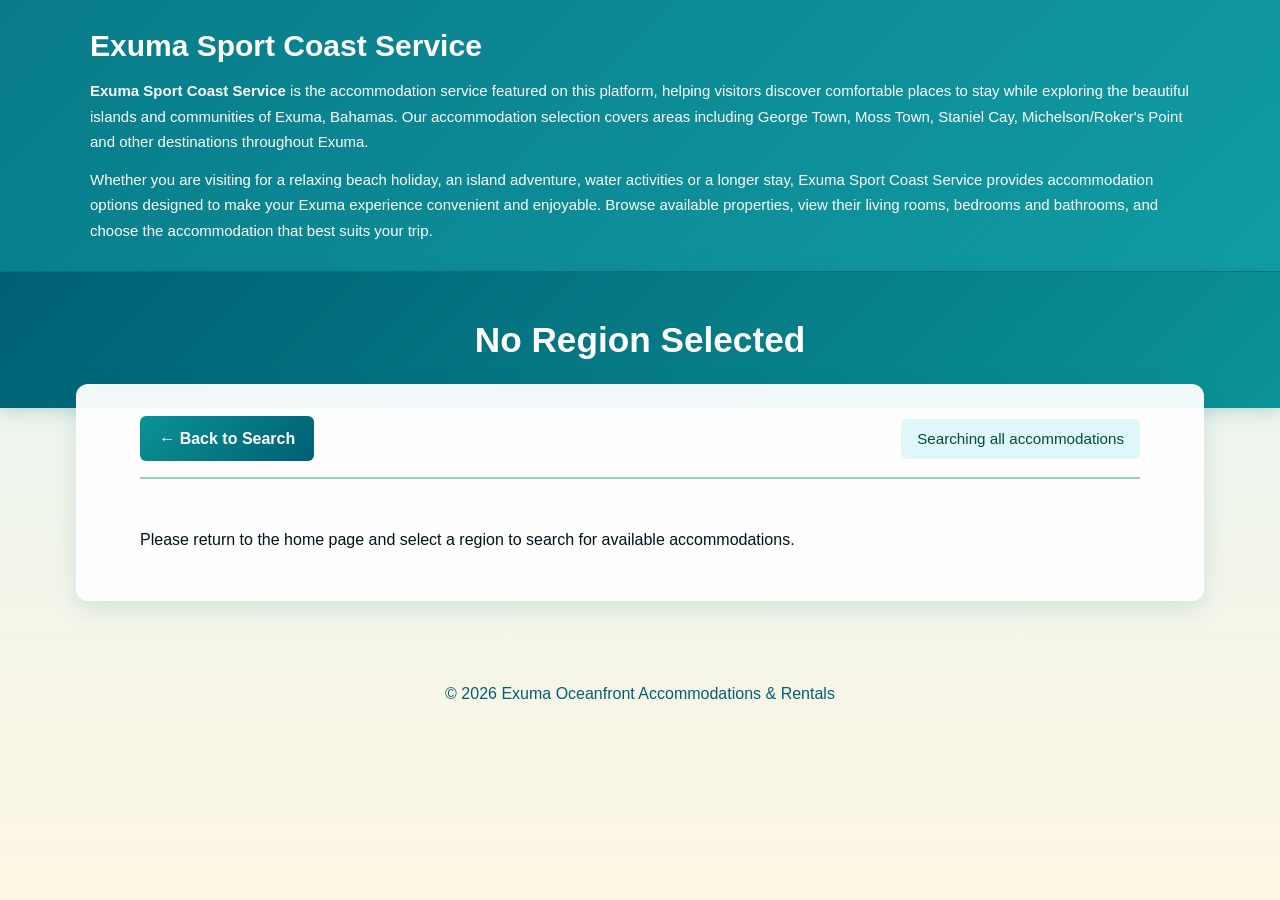
<file: results.html>
<!DOCTYPE html>
<html lang="en">
<head>
    <meta charset="UTF-8">
    <meta name="viewport" content="width=device-width, initial-scale=1.0">
    <title>Available Accommodations - Exuma Coastal</title>
    <style>
        :root {
            --deep-ocean: #005f73;
            --turquoise-wave: #0a9396;
            --caribbean-blue: #94d2bd;
            --sand-light: #fdf6e3;
            --coral-accent: #ee9b00;
            --sunburst-orange: #ca6702;
            --dark-navy: #001219;
        }

        body { 
            font-family: 'Segoe UI', Tahoma, Geneva, Verdana, sans-serif; 
            margin: 0; 
            line-height: 1.6; 
            color: var(--dark-navy); 
            background: linear-gradient(180deg, #e0f4f7 0%, var(--sand-light) 100%);
            min-height: 100vh;
        }

        header { 
            background: linear-gradient(135deg, var(--deep-ocean), var(--turquoise-wave)); 
            color: #ffffff; 
            padding: 2.5rem 5% 2rem; 
            text-align: center;
            box-shadow: 0 4px 15px rgba(0, 95, 115, 0.2);
        }

        header h1 {
            font-size: 2.2rem;
            margin: 0 0 0.5rem 0;
        }

        main { 
            padding: 2rem 5%; 
            max-width: 1000px; 
            margin: -1.5rem auto 2rem; 
            background: rgba(255, 255, 255, 0.95); 
            border-radius: 12px; 
            box-shadow: 0 8px 24px rgba(0, 95, 115, 0.12); 
        }

        .top-bar {
            display: flex;
            justify-content: space-between;
            align-items: center;
            margin-bottom: 2rem;
            border-bottom: 2px solid var(--caribbean-blue);
            padding-bottom: 1rem;
            flex-wrap: wrap;
            gap: 10px;
        }

        .back-btn {
            background: linear-gradient(135deg, var(--turquoise-wave), var(--deep-ocean));
            color: white;
            padding: 0.6rem 1.2rem;
            text-decoration: none;
            border-radius: 6px;
            font-weight: 600;
            transition: transform 0.2s;
        }

        .back-btn:hover {
            transform: translateY(-2px);
        }

        .search-summary {
            font-size: 0.95rem;
            color: #004d40;
            background: #e0f7fa;
            padding: 0.5rem 1rem;
            border-radius: 6px;
        }

        .accommodations-grid {
            display: grid;
            grid-template-columns: repeat(auto-fit, minmax(280px, 1fr));
            gap: 1.5rem;
        }

        .acc-card {
            background: #ffffff;
            border: 1px solid var(--caribbean-blue);
            border-radius: 10px;
            overflow: hidden;
            box-shadow: 0 4px 10px rgba(0, 95, 115, 0.08);
            display: flex;
            flex-direction: column;
            justify-content: space-between;
        }

        .acc-card img {
            width: 100%;
            height: 180px;
            object-fit: cover;
        }

        .acc-card-body {
            padding: 1.2rem;
            display: flex;
            flex-direction: column;
            flex-grow: 1;
            justify-content: space-between;
        }

        .acc-card-title {
            font-size: 1.2rem;
            color: var(--deep-ocean);
            margin: 0 0 0.4rem 0;
        }

        .acc-card-desc {
            font-size: 0.9rem;
            color: #003049;
            margin-bottom: 0.8rem;
        }

        .acc-card-price {
            font-size: 1.1rem;
            font-weight: 700;
            color: var(--sunburst-orange);
            margin-bottom: 1rem;
        }

        .btn-book-now {
            display: block;
            text-align: center;
            background: linear-gradient(135deg, var(--coral-accent), var(--sunburst-orange));
            color: #ffffff;
            padding: 0.6rem;
            border-radius: 6px;
            text-decoration: none;
            font-weight: 600;
        }

        footer { 
            text-align: center; 
            padding: 2rem; 
            color: var(--deep-ocean); 
            font-weight: 500;
        }
    </style>

<style>
.company-intro {
    width: 100%;
    box-sizing: border-box;
    background: linear-gradient(135deg, #087b89, #119ca3);
    border-bottom: 1px solid #08727f;
    padding: 28px 18px;
}

.company-intro-inner {
    max-width: 1100px;
    margin: 0 auto;
}

.company-intro h1 {
    color: #ffffff;
    margin: 0 0 14px;
    font-size: 30px;
    line-height: 1.2;
}

.company-intro p {
    color: #ffffff;
    margin: 0 0 12px;
    font-size: 15px;
    line-height: 1.7;
}

.company-intro p:last-child {
    margin-bottom: 0;
}

@media (max-width: 600px) {
    .company-intro {
        padding: 22px 15px;
    }

    .company-intro h1 {
    color: #ffffff;
        font-size: 25px;
    }

    .company-intro p {
    color: #ffffff;
        font-size: 14px;
        line-height: 1.65;
    }
}
</style>

</head>
<body>

<!-- EXUMA SPORT COAST SERVICE -->
<section class="company-intro">
    <div class="company-intro-inner">
        <h1>Exuma Sport Coast Service</h1>

        <p>
            <strong>Exuma Sport Coast Service</strong> is the accommodation
            service featured on this platform, helping visitors discover
            comfortable places to stay while exploring the beautiful islands
            and communities of Exuma, Bahamas. Our accommodation selection
            covers areas including George Town, Moss Town, Staniel Cay,
            Michelson/Roker's Point and other destinations throughout Exuma.
        </p>

        <p>
            Whether you are visiting for a relaxing beach holiday, an island
            adventure, water activities or a longer stay, Exuma Sport Coast
            Service provides accommodation options designed to make your
            Exuma experience convenient and enjoyable. Browse available
            properties, view their living rooms, bedrooms and bathrooms, and
            choose the accommodation that best suits your trip.
        </p>
    </div>
</section>


    <header>
        <h1 id="pageHeading">Available Accommodations</h1>
    </header>

    <main>
        <div class="top-bar">
            <a href="index.html" class="back-btn">← Back to Search</a>
            <div id="searchDetails" class="search-summary">Searching all accommodations</div>
        </div>

        <div id="accommodationsGrid" class="accommodations-grid"></div>
    </main>

    <footer>
        <p>&copy; 2026 Exuma Oceanfront Accommodations & Rentals</p>
    </footer>

    <script>
        const accommodationsData = {
            "george-town": [
                { name: "Peace & Plenty Resort Townhouse", desc: "Harbor-front retreat within walking distance of central George Town dining.", price: "$320 / night", img: "exuma.jpg" },
                { name: "Elizabeth Harbour Ocean Villa", desc: "Private dock access overlooking the calm harbor waters.", price: "$450 / night", img: "stockingisland.jpg" },
                { name: "George Town Historic Inn", desc: "Charming island colonial design steps from water taxi departures.", price: "$280 / night", img: "exuma.jpg" },
                { name: "Regatta Point Beach Suites", desc: "Panoramic ocean views surrounded by turquoise sea channels.", price: "$390 / night", img: "sandbars.jpg" },
                { name: "Palm Bay Beachfront Cottage", desc: "Cozy beach cottage with direct sandy shoreline entrance.", price: "$310 / night", img: "exuma.jpg" },
                { name: "Hoopers Bay Turtle Villa", desc: "Lush tropical property located right on sea turtle nesting grounds.", price: "$480 / night", img: "seapark.jpg" }
            ],
            "moss-town": [
                { name: "Airport Proximity Beach House", desc: "Located 5 minutes from GGT airport with private beach walkway.", price: "$260 / night", img: "exuma.jpg" },
                { name: "Moss Town Coastal Bungalow", desc: "Quiet neighborhood escape featuring open-air wrap-around deck.", price: "$230 / night", img: "sandbars.jpg" },
                { name: "Bonefish Bay Sanctuary Cottage", desc: "Perfect location for shallow fly-fishing and kayaking.", price: "$290 / night", img: "seapark.jpg" },
                { name: "Coral Breeze Oceanfront Home", desc: "Spacious multi-bedroom layout ideal for family retreats.", price: "$350 / night", img: "exuma.jpg" },
                { name: "Sunset Horizon Moss Town Suite", desc: "Elevated sea views offering stunning evening sunsets.", price: "$270 / night", img: "compasscay.jpg" },
                { name: "Pelican Beach Hideaway", desc: "Secluded beachfront access with private outdoor showers.", price: "$310 / night", img: "stockingisland.jpg" }
            ],
            "michelson-rokers-point": [
                { name: "Emerald Bay Seaside Estate", desc: "Golf course adjacent luxury accommodation on pristine white sand.", price: "$520 / night", img: "exuma.jpg" },
                { name: "Rokers Point Marina Residence", desc: "Direct slip access for deep sea boats and private yachts.", price: "$460 / night", img: "stanielcay.jpg" },
                { name: "Michelson Heights Villa", desc: "Panoramic view across the north coast of Great Exuma.", price: "$410 / night", img: "sandbars.jpg" },
                { name: "Sandals View Coastal Suite", desc: "Modern amenities with access to calm snorkeling bays.", price: "$380 / night", img: "exuma.jpg" },
                { name: "Blue Water Rokers Cove", desc: "Private infinity splash pool overlooking clear offshore reefs.", price: "$490 / night", img: "compasscay.jpg" },
                { name: "Ocean Breeze Point House", desc: "Spacious patio tailored for outdoor barbecue sunset dining.", price: "$430 / night", img: "grotto.jpg" }
            ],
            "staniel-cay-exuma-cays": [
                { name: "Staniel Cay Yacht Club Cottage", desc: "Classic overwater style bungalow near the main harbor.", price: "$550 / night", img: "stanielcay.jpg" },
                { name: "Pig Beach View Cottage", desc: "Minutes away from Big Major Cay and the swimming pigs.", price: "$580 / night", img: "majorcay.jpg" },
                { name: "Thunderball Grotto Suite", desc: "Prime central positioning for daily snorkeling and diving runs.", price: "$490 / night", img: "grotto.jpg" },
                { name: "Compass Cay Shark Cove House", desc: "Island cottage close to docile nurse shark interaction marinas.", price: "$520 / night", img: "compasscay.jpg" },
                { name: "Pipe Creek Sandbar Villa", desc: "Breathtaking views of low-tide white sand spit islands.", price: "$610 / night", img: "sandbars.jpg" },
                { name: "Exuma Cays Land & Sea Chalet", desc: "Eco-friendly sanctuary nestled in protected marine waters.", price: "$540 / night", img: "seapark.jpg" }
            ],
            "luxury-villas": [
                { name: "The Exuma Grand Palace Villa", desc: "6-bedroom private estate with personal chef and infinity pool.", price: "$1,800 / night", img: "exuma.jpg" },
                { name: "Royal Island Private Resort Villa", desc: "Helipad access, private boat, and dedicated concierge.", price: "$2,400 / night", img: "stanielcay.jpg" },
                { name: "Overwater Turquoise Palace", desc: "Glass-bottom floor lounge over crystal lagoon waters.", price: "$2,100 / night", img: "compasscay.jpg" },
                { name: "Serenity Cay Private Sanctuary", desc: "Isolated private island villa with 360-degree ocean views.", price: "$2,900 / night", img: "sandbars.jpg" },
                { name: "Ocean Cliffside Luxury Mansion", desc: "High cliffside location offering private beach stair access.", price: "$1,950 / night", img: "stockingisland.jpg" },
                { name: "Emerald Cay VIP Estate", desc: "Gated luxury property with private yacht berth and spa.", price: "$2,250 / night", img: "grotto.jpg" }
            ]
        };

        const regionNames = {
            "george-town": "George Town",
            "moss-town": "Moss Town",
            "michelson-rokers-point": "Michelson / Rokers Point",
            "staniel-cay-exuma-cays": "Staniel Cay / Exuma Cays",
            "luxury-villas": "Luxury Villas"
        };

        const urlParams = new URLSearchParams(window.location.search);
        const selectedRegion = urlParams.get('region');
        const checkin = urlParams.get('checkin');
        const checkout = urlParams.get('checkout');
        const adults = urlParams.get('adults') || 1;
        const children = urlParams.get('children') || 0;

        const heading = document.getElementById('pageHeading');
        const searchDetails = document.getElementById('searchDetails');
        const grid = document.getElementById('accommodationsGrid');

        if (selectedRegion && accommodationsData[selectedRegion]) {
            const regionName = regionNames[selectedRegion];
            heading.textContent = `Accommodations in ${regionName}`;
            
            let detailsText = `Showing 6 stays in ${regionName}`;
            if (checkin && checkout) {
                detailsText += ` (${checkin} to ${checkout} • ${adults} Adults, ${children} Children)`;
            }
            searchDetails.textContent = detailsText;

            accommodationsData[selectedRegion].forEach(item => {
                const card = document.createElement('div');
                card.className = 'acc-card';
                card.innerHTML = `
                    <img src="${item.img}" alt="${item.name}">
                    <div class="acc-card-body">
                        <div>
                            <h4 class="acc-card-title">${item.name}</h4>
                            <p class="acc-card-desc">${item.desc}</p>
                        </div>
                        <div>
                            <div class="acc-card-price">${item.price}</div>
                            <a href="#" class="btn-book-now" onclick="alert('Booking requested for ${item.name}!'); return false;">Reserve Accommodation</a>
                        </div>
                    </div>
                `;
                grid.appendChild(card);
            });
        } else {
            heading.textContent = "No Region Selected";
            grid.innerHTML = "<p>Please return to the home page and select a region to search for available accommodations.</p>";
        }
    </script>
</body>
</html>
</file>
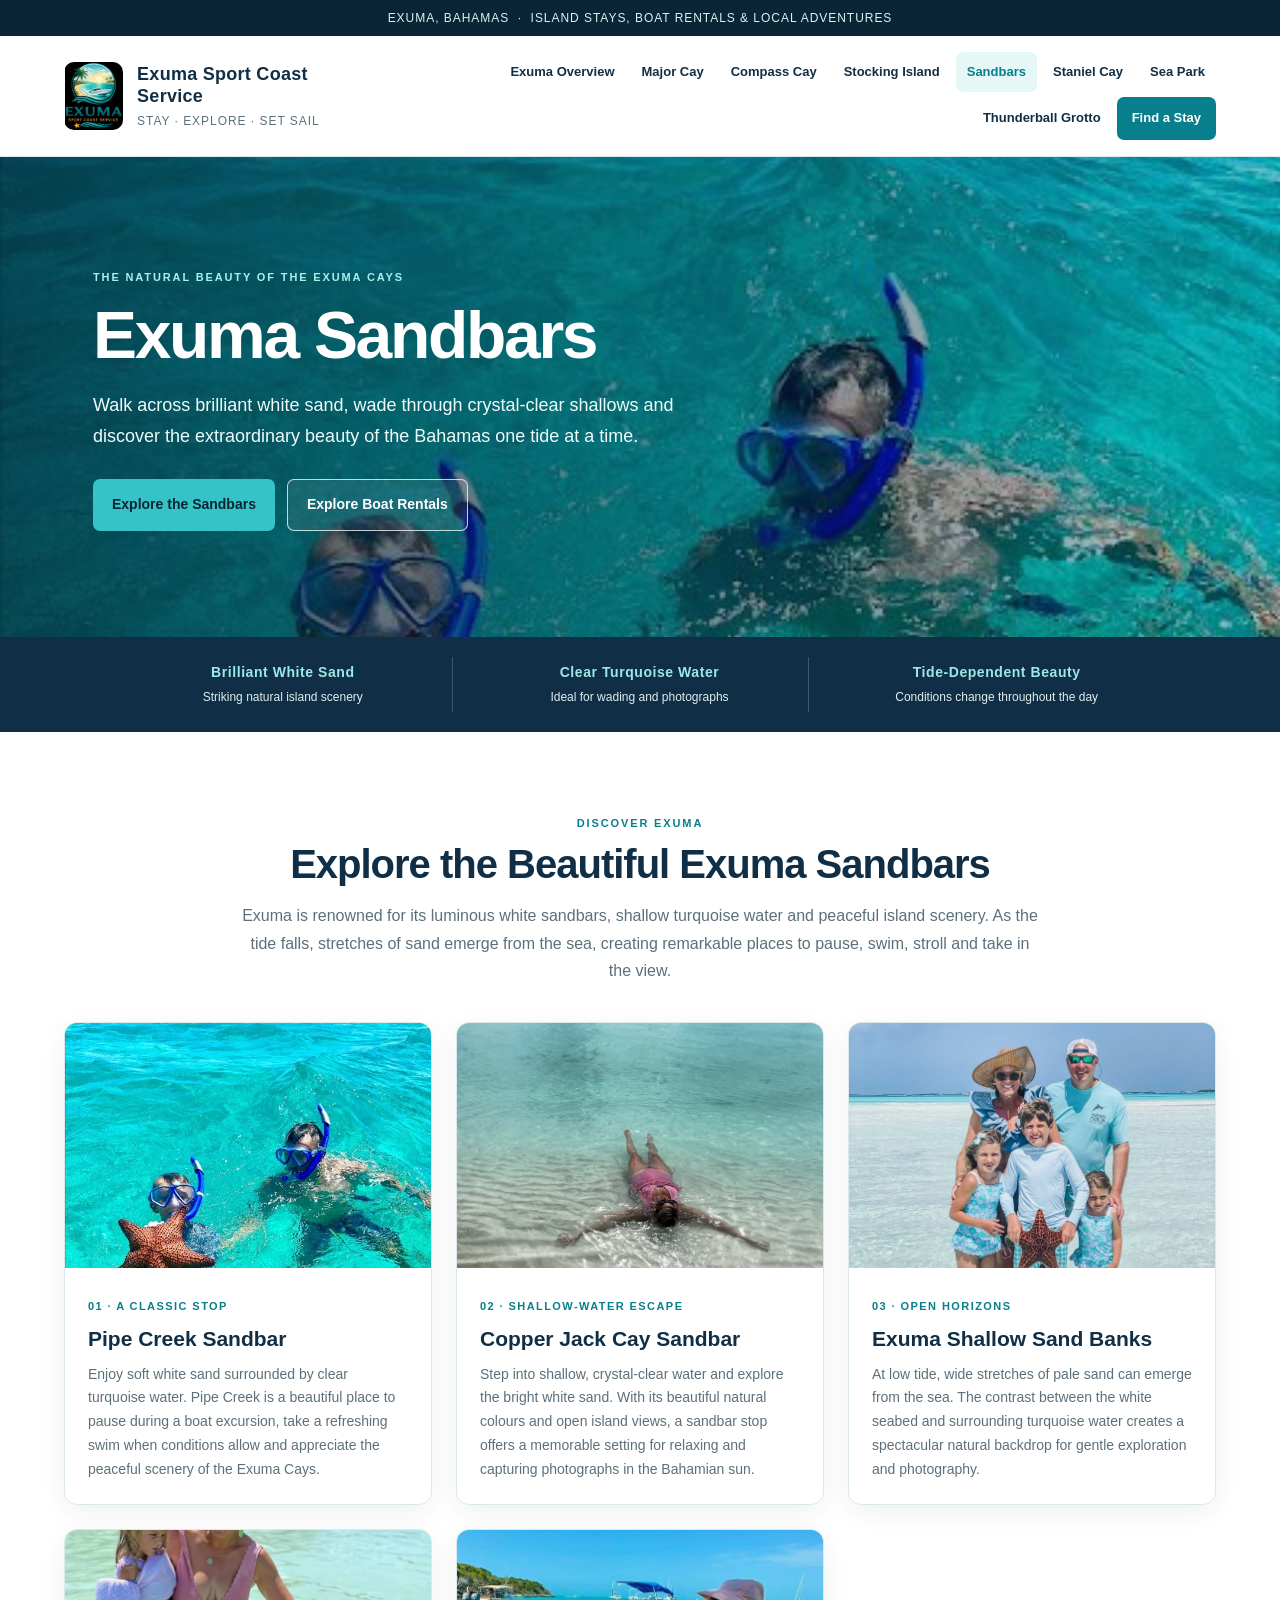
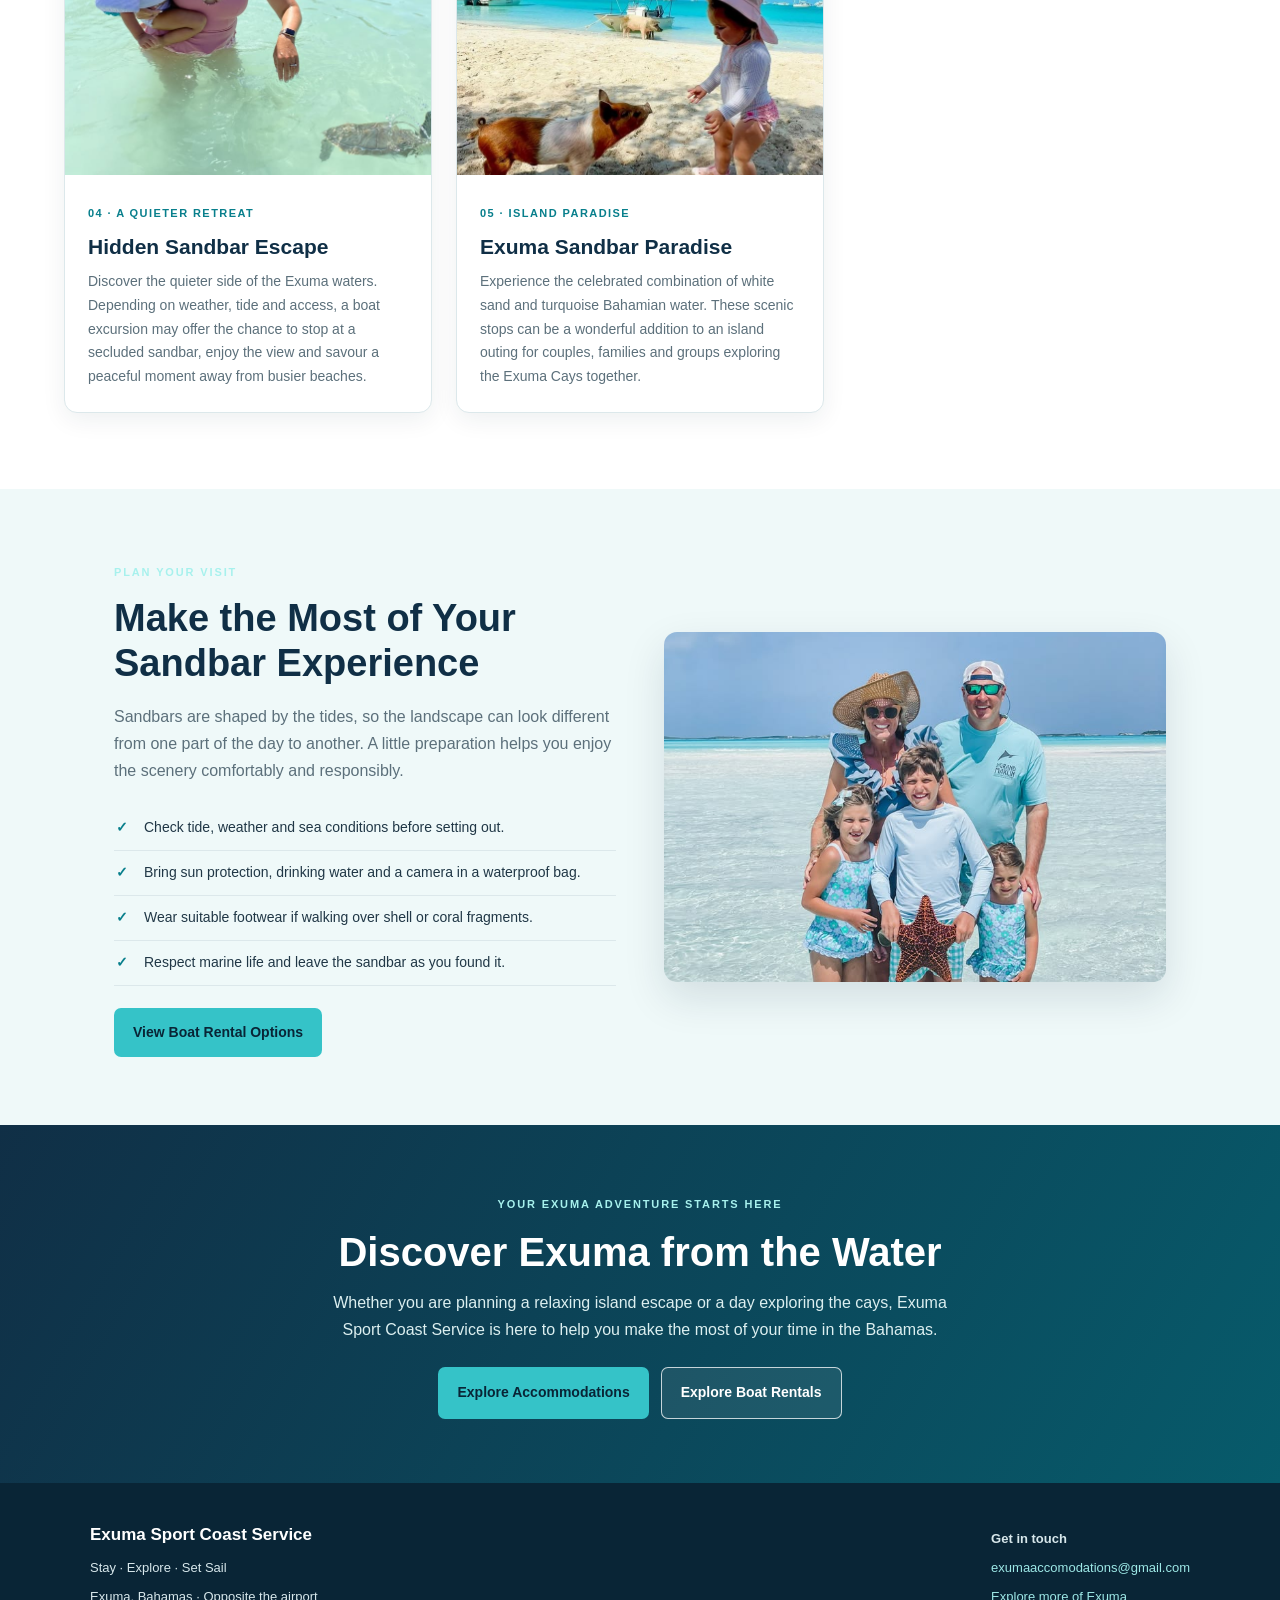
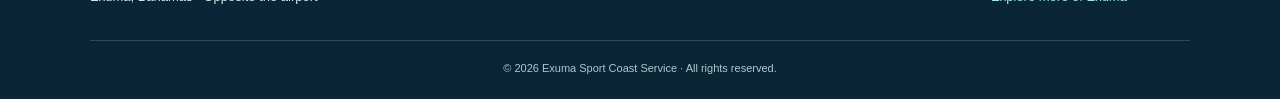
<file: sandbars.html>
<!DOCTYPE html>
<html lang="en">
<head>
<meta charset="UTF-8">
<meta name="viewport" content="width=device-width, initial-scale=1.0">
<meta name="description" content="Discover the brilliant white sandbars, shallow turquoise waters and unforgettable boat adventures of Exuma, Bahamas with Exuma Sport Coast Service.">
<title>Exuma Sandbars | Exuma Sport Coast Service</title>
<style>
:root{--navy:#102f46;--deep:#092536;--teal:#087f8c;--aqua:#35c3c8;--pale:#eff9f9;--ink:#203746;--muted:#5c707b;--white:#fff;--line:#dce8eb;--shadow:0 16px 42px rgba(9,37,54,.12)}
*{box-sizing:border-box}
html{scroll-behavior:smooth}
body{margin:0;font-family:Arial,Helvetica,sans-serif;color:var(--ink);line-height:1.7;background:#fff}
a{color:inherit}
.announcement{background:var(--deep);color:#d9f3f3;text-align:center;padding:8px 16px;font-size:12px;letter-spacing:.08em}
.site-header{background:#fff;border-bottom:1px solid var(--line);position:relative;z-index:2}
.header-inner{max-width:1200px;margin:auto;padding:16px 24px;display:flex;align-items:center;justify-content:space-between;gap:24px}
.brand{display:flex;align-items:center;gap:14px;text-decoration:none;min-width:0}
.brand img{width:68px;height:68px;object-fit:contain;border-radius:10px}
.brand-copy{line-height:1.25}
.brand-name{display:block;color:var(--navy);font-size:18px;font-weight:800;letter-spacing:.015em}
.brand-tagline{display:block;color:var(--muted);font-size:12px;letter-spacing:.08em;margin-top:6px}
.nav{display:flex;align-items:center;justify-content:flex-end;gap:5px;flex-wrap:wrap}
.nav a{text-decoration:none;color:var(--navy);font-weight:700;font-size:13px;padding:9px 11px;border-radius:7px;transition:.2s}
.nav a:hover,.nav a.active{background:#e6f7f7;color:var(--teal)}
.nav .nav-cta{background:var(--teal);color:#fff;padding:10px 15px}
.nav .nav-cta:hover{background:var(--navy);color:#fff}
.hero{min-height:480px;position:relative;display:flex;align-items:center;background:linear-gradient(90deg,rgba(5,31,47,.78),rgba(5,31,47,.26)),url('images/sandbars1.jpg') center 48%/cover no-repeat}
.hero-inner{width:min(1150px,100%);margin:auto;padding:78px 28px;color:#fff}
.eyebrow{display:inline-block;text-transform:uppercase;letter-spacing:.17em;font-size:11px;font-weight:800;color:#a7f1ed;margin-bottom:14px}
.hero h1{font-size:clamp(38px,6vw,66px);line-height:1.05;max-width:760px;margin:0 0 20px;letter-spacing:-.035em}
.hero p{font-size:18px;max-width:650px;color:#f0fbfb;margin:0 0 28px}
.actions{display:flex;gap:12px;flex-wrap:wrap}
.btn{display:inline-flex;align-items:center;justify-content:center;text-decoration:none;font-weight:800;border-radius:7px;padding:13px 19px;font-size:14px;transition:.2s}
.btn-primary{background:var(--aqua);color:var(--deep)}
.btn-primary:hover{background:#fff;transform:translateY(-2px)}
.btn-outline{border:1px solid rgba(255,255,255,.75);color:#fff;background:rgba(255,255,255,.08)}
.btn-outline:hover{background:#fff;color:var(--navy)}
.facts{background:var(--navy);color:#fff}
.facts-inner{max-width:1100px;margin:auto;padding:20px 24px;display:grid;grid-template-columns:repeat(3,1fr);gap:18px;text-align:center}
.fact{padding:4px 12px;border-right:1px solid rgba(255,255,255,.2)}
.fact:last-child{border-right:0}
.fact strong{display:block;color:#9de8e6;font-size:14px;letter-spacing:.04em}
.fact span{display:block;color:#e0edef;font-size:12px;margin-top:3px}
.section{max-width:1200px;margin:0 auto;padding:76px 24px}
.section-heading{text-align:center;max-width:800px;margin:0 auto 38px}
.section-heading .eyebrow{color:var(--teal);margin-bottom:8px}
.section-heading h2{color:var(--navy);font-size:clamp(28px,4vw,40px);line-height:1.2;letter-spacing:-.025em;margin:0 0 14px}
.section-heading p{color:var(--muted);margin:0;font-size:16px}
.sandbar-grid{display:grid;grid-template-columns:repeat(3,minmax(0,1fr));gap:24px}
.sandbar-card{background:#fff;border:1px solid var(--line);border-radius:13px;overflow:hidden;box-shadow:0 7px 24px rgba(9,37,54,.07);transition:transform .25s,box-shadow .25s}
.sandbar-card:hover{transform:translateY(-5px);box-shadow:var(--shadow)}
.sandbar-card img{width:100%;height:245px;object-fit:cover;display:block}
.card-content{padding:23px}
.card-number{font-size:11px;color:var(--teal);letter-spacing:.13em;font-weight:800;text-transform:uppercase}
.card-content h3{font-size:21px;color:var(--navy);line-height:1.3;margin:7px 0 10px}
.card-content p{color:var(--muted);font-size:14px;margin:0}
.experience{background:var(--pale)}
.experience-inner{max-width:1100px;margin:auto;display:grid;grid-template-columns:1fr 1fr;gap:48px;align-items:center;padding:68px 24px}
.experience h2{font-size:clamp(27px,4vw,38px);line-height:1.2;color:var(--navy);margin:0 0 16px}
.experience p{color:var(--muted);margin:0 0 14px}
.experience-image{width:100%;height:350px;object-fit:cover;border-radius:13px;box-shadow:var(--shadow)}
.tip-list{list-style:none;padding:0;margin:22px 0}
.tip-list li{padding:10px 0 10px 30px;position:relative;border-bottom:1px solid var(--line);color:var(--ink);font-size:14px}
.tip-list li:before{content:"✓";position:absolute;left:2px;top:10px;color:var(--teal);font-weight:900}
.cta{background:linear-gradient(120deg,var(--navy),#075b6b);color:#fff;text-align:center;padding:64px 24px}
.cta-inner{max-width:780px;margin:auto}
.cta h2{font-size:clamp(28px,4vw,40px);line-height:1.2;margin:0 0 13px}
.cta p{color:#dceff0;margin:0 auto 24px;max-width:640px}
.footer{background:var(--deep);color:#d7e7eb;padding:38px 24px 22px}
.footer-inner{max-width:1100px;margin:auto;display:flex;align-items:flex-start;justify-content:space-between;gap:30px;flex-wrap:wrap}
.footer-brand{color:#fff;font-weight:800;font-size:17px}
.footer p{margin:7px 0;font-size:13px}
.footer a{color:#9de8e6;text-decoration:none}
.footer a:hover{text-decoration:underline}
.copyright{max-width:1100px;margin:24px auto 0;padding-top:18px;border-top:1px solid rgba(255,255,255,.16);font-size:11px;color:#afc7ce;text-align:center}
@media(max-width:900px){.header-inner{align-items:flex-start;flex-direction:column;gap:12px}.nav{justify-content:flex-start}.sandbar-grid{grid-template-columns:repeat(2,minmax(0,1fr))}.hero{min-height:420px}.experience-inner{gap:28px}}
@media(max-width:600px){.announcement{font-size:10px}.header-inner{padding:13px 16px}.brand img{width:54px;height:54px}.brand-name{font-size:15px}.brand-tagline{font-size:10px}.nav{gap:3px}.nav a{font-size:12px;padding:8px}.nav .nav-cta{padding:8px 10px}.hero{min-height:430px;background-position:center}.hero-inner{padding:60px 20px}.hero p{font-size:16px}.facts-inner{grid-template-columns:1fr;gap:0}.fact{border-right:0;border-bottom:1px solid rgba(255,255,255,.2);padding:12px}.fact:last-child{border-bottom:0}.section{padding:55px 16px}.sandbar-grid{grid-template-columns:1fr;gap:18px}.sandbar-card img{height:230px}.card-content{padding:20px}.experience-inner{grid-template-columns:1fr;padding:52px 18px;gap:24px}.experience-image{height:250px;grid-row:1}.cta{padding:52px 18px}.footer-inner{display:block}.footer-inner>div+div{margin-top:20px}}
</style>
</head>
<body>
<div class="announcement">EXUMA, BAHAMAS &nbsp;·&nbsp; ISLAND STAYS, BOAT RENTALS &amp; LOCAL ADVENTURES</div>
<header class="site-header">
  <div class="header-inner">
    <a class="brand" href="index.html" aria-label="Exuma Sport Coast Service home">
      <img src="images/exumalogo.jpg" alt="Exuma Sport Coast Service logo">
      <span class="brand-copy"><span class="brand-name">Exuma Sport Coast Service</span><span class="brand-tagline">STAY · EXPLORE · SET SAIL</span></span>
    </a>
    <nav class="nav" aria-label="Main navigation">
      <a href="index.html">Exuma Overview</a>
      <a href="majorcay.html">Major Cay</a>
      <a href="compasscay.html">Compass Cay</a>
      <a href="stockingisland.html">Stocking Island</a>
      <a href="sandbars.html" class="active">Sandbars</a>
      <a href="stanielcay.html">Staniel Cay</a>
      <a href="seapark.html">Sea Park</a>
      <a href="grotto.html">Thunderball Grotto</a>
      <a class="nav-cta" href="accommodations.html">Find a Stay</a>
    </nav>
  </div>
</header>
<main>
<section class="hero">
  <div class="hero-inner">
    <span class="eyebrow">The natural beauty of the Exuma Cays</span>
    <h1>Exuma Sandbars</h1>
    <p>Walk across brilliant white sand, wade through crystal-clear shallows and discover the extraordinary beauty of the Bahamas one tide at a time.</p>
    <div class="actions">
      <a class="btn btn-primary" href="#discover">Explore the Sandbars</a>
      <a class="btn btn-outline" href="boats.html">Explore Boat Rentals</a>
    </div>
  </div>
</section>
<section class="facts" aria-label="Sandbar highlights">
  <div class="facts-inner">
    <div class="fact"><strong>Brilliant White Sand</strong><span>Striking natural island scenery</span></div>
    <div class="fact"><strong>Clear Turquoise Water</strong><span>Ideal for wading and photographs</span></div>
    <div class="fact"><strong>Tide-Dependent Beauty</strong><span>Conditions change throughout the day</span></div>
  </div>
</section>
<section class="section" id="discover">
  <div class="section-heading">
    <span class="eyebrow">Discover Exuma</span>
    <h2>Explore the Beautiful Exuma Sandbars</h2>
    <p>Exuma is renowned for its luminous white sandbars, shallow turquoise water and peaceful island scenery. As the tide falls, stretches of sand emerge from the sea, creating remarkable places to pause, swim, stroll and take in the view.</p>
  </div>
  <div class="sandbar-grid">
    <article class="sandbar-card">
      <img src="images/sandbars1.jpg" alt="White sand and turquoise water at Pipe Creek Sandbar" loading="lazy">
      <div class="card-content"><span class="card-number">01 · A classic stop</span><h3>Pipe Creek Sandbar</h3><p>Enjoy soft white sand surrounded by clear turquoise water. Pipe Creek is a beautiful place to pause during a boat excursion, take a refreshing swim when conditions allow and appreciate the peaceful scenery of the Exuma Cays.</p></div>
    </article>
    <article class="sandbar-card">
      <img src="images/sandbars2.jpg" alt="Copper Jack Cay Sandbar surrounded by shallow clear water" loading="lazy">
      <div class="card-content"><span class="card-number">02 · Shallow-water escape</span><h3>Copper Jack Cay Sandbar</h3><p>Step into shallow, crystal-clear water and explore the bright white sand. With its beautiful natural colours and open island views, a sandbar stop offers a memorable setting for relaxing and capturing photographs in the Bahamian sun.</p></div>
    </article>
    <article class="sandbar-card">
      <img src="images/sandbars3.jpg" alt="Expansive white sand banks in the Exuma waters" loading="lazy">
      <div class="card-content"><span class="card-number">03 · Open horizons</span><h3>Exuma Shallow Sand Banks</h3><p>At low tide, wide stretches of pale sand can emerge from the sea. The contrast between the white seabed and surrounding turquoise water creates a spectacular natural backdrop for gentle exploration and photography.</p></div>
    </article>
    <article class="sandbar-card">
      <img src="images/sandbars4.jpg" alt="Secluded sandbar in the Exuma Cays" loading="lazy">
      <div class="card-content"><span class="card-number">04 · A quieter retreat</span><h3>Hidden Sandbar Escape</h3><p>Discover the quieter side of the Exuma waters. Depending on weather, tide and access, a boat excursion may offer the chance to stop at a secluded sandbar, enjoy the view and savour a peaceful moment away from busier beaches.</p></div>
    </article>
    <article class="sandbar-card">
      <img src="images/sandbars5.jpg" alt="White sand and turquoise water at an Exuma sandbar" loading="lazy">
      <div class="card-content"><span class="card-number">05 · Island paradise</span><h3>Exuma Sandbar Paradise</h3><p>Experience the celebrated combination of white sand and turquoise Bahamian water. These scenic stops can be a wonderful addition to an island outing for couples, families and groups exploring the Exuma Cays together.</p></div>
    </article>
  </div>
</section>
<section class="experience">
  <div class="experience-inner">
    <div>
      <span class="eyebrow">Plan your visit</span>
      <h2>Make the Most of Your Sandbar Experience</h2>
      <p>Sandbars are shaped by the tides, so the landscape can look different from one part of the day to another. A little preparation helps you enjoy the scenery comfortably and responsibly.</p>
      <ul class="tip-list">
        <li>Check tide, weather and sea conditions before setting out.</li>
        <li>Bring sun protection, drinking water and a camera in a waterproof bag.</li>
        <li>Wear suitable footwear if walking over shell or coral fragments.</li>
        <li>Respect marine life and leave the sandbar as you found it.</li>
      </ul>
      <a class="btn btn-primary" href="boats.html">View Boat Rental Options</a>
    </div>
    <img class="experience-image" src="images/sandbars3.jpg" alt="Turquoise shallows and pale sand in the Exuma Cays" loading="lazy">
  </div>
</section>
<section class="cta">
  <div class="cta-inner">
    <span class="eyebrow">Your Exuma adventure starts here</span>
    <h2>Discover Exuma from the Water</h2>
    <p>Whether you are planning a relaxing island escape or a day exploring the cays, Exuma Sport Coast Service is here to help you make the most of your time in the Bahamas.</p>
    <div class="actions" style="justify-content:center">
      <a class="btn btn-primary" href="accommodations.html">Explore Accommodations</a>
      <a class="btn btn-outline" href="boats.html">Explore Boat Rentals</a>
    </div>
  </div>
</section>
</main>
<footer class="footer">
  <div class="footer-inner">
    <div><div class="footer-brand">Exuma Sport Coast Service</div><p>Stay · Explore · Set Sail</p><p>Exuma, Bahamas · Opposite the airport</p></div>
    <div><p><strong>Get in touch</strong></p><p><a href="mailto:exumaaccomodations@gmail.com">exumaaccomodations@gmail.com</a></p><p><a href="index.html">Explore more of Exuma</a></p></div>
  </div>
  <div class="copyright">© 2026 Exuma Sport Coast Service · All rights reserved.</div>
</footer>
</body>
</html>
</file>
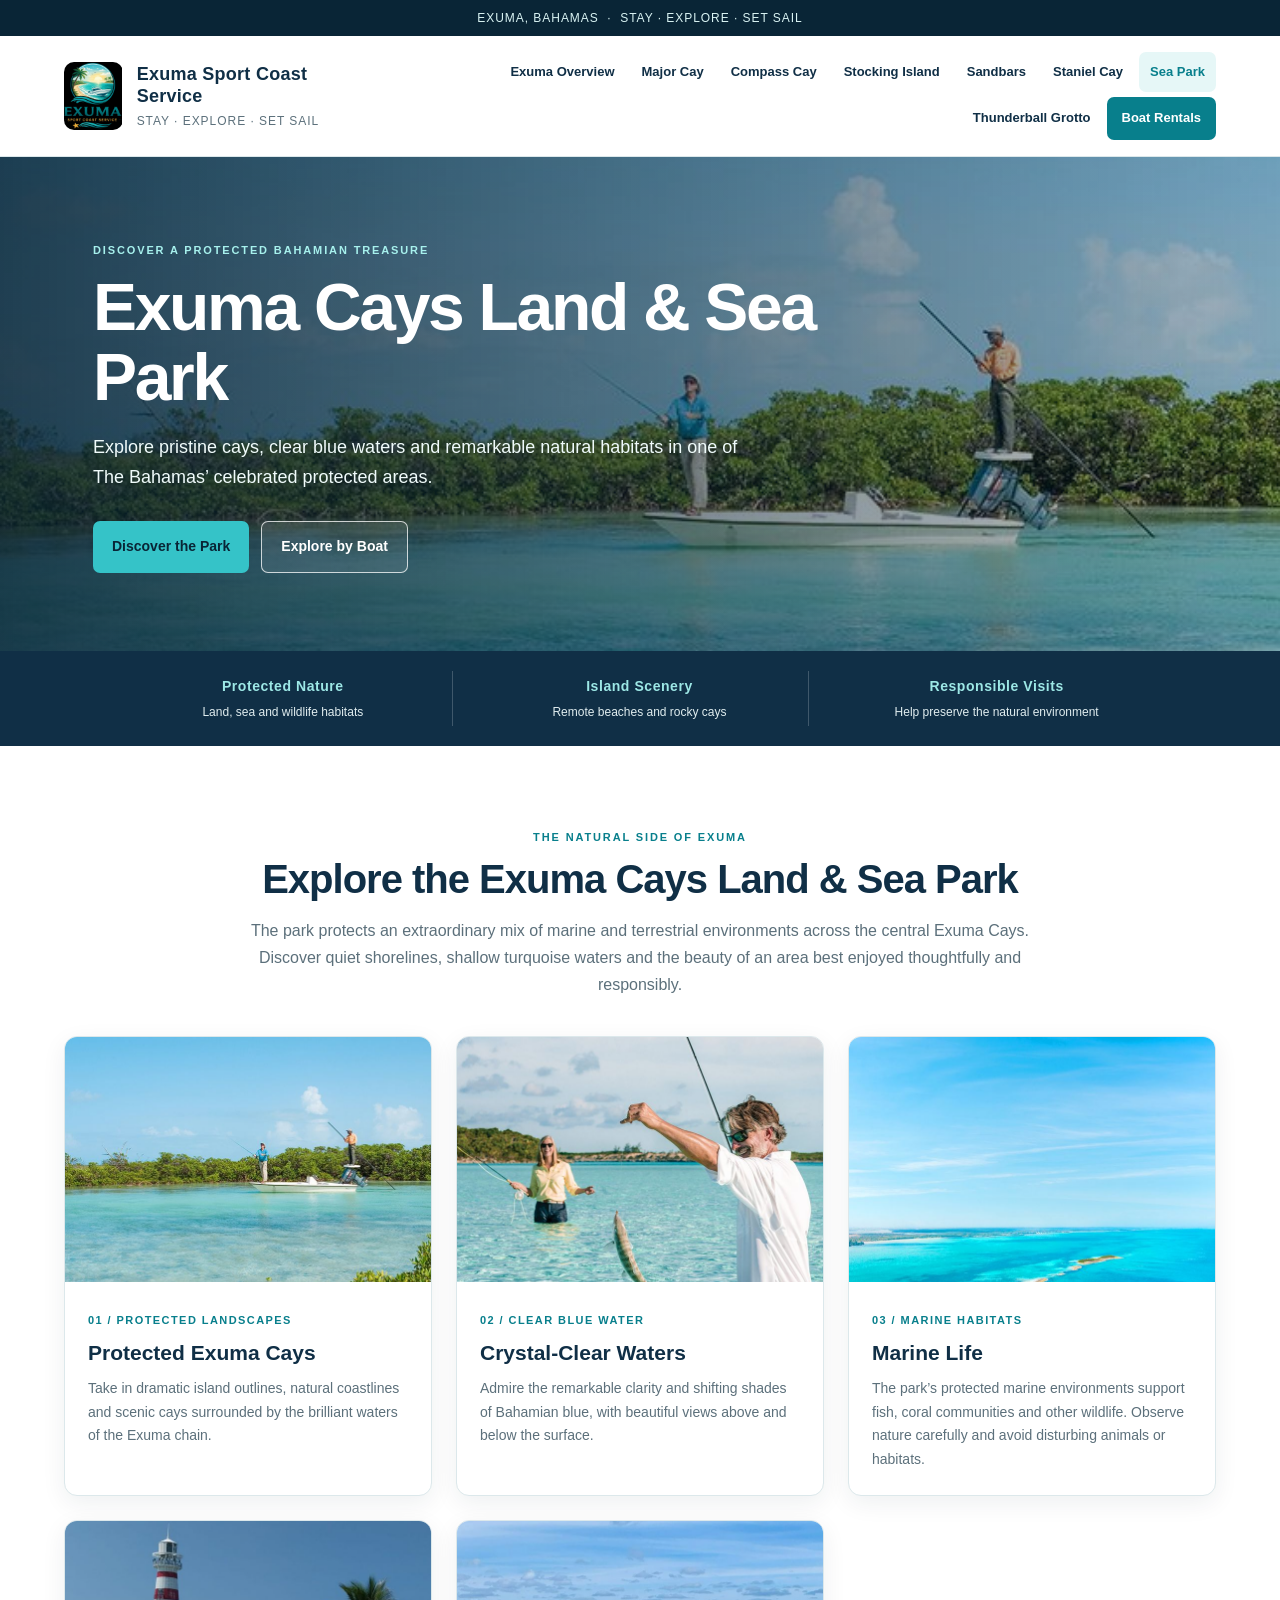
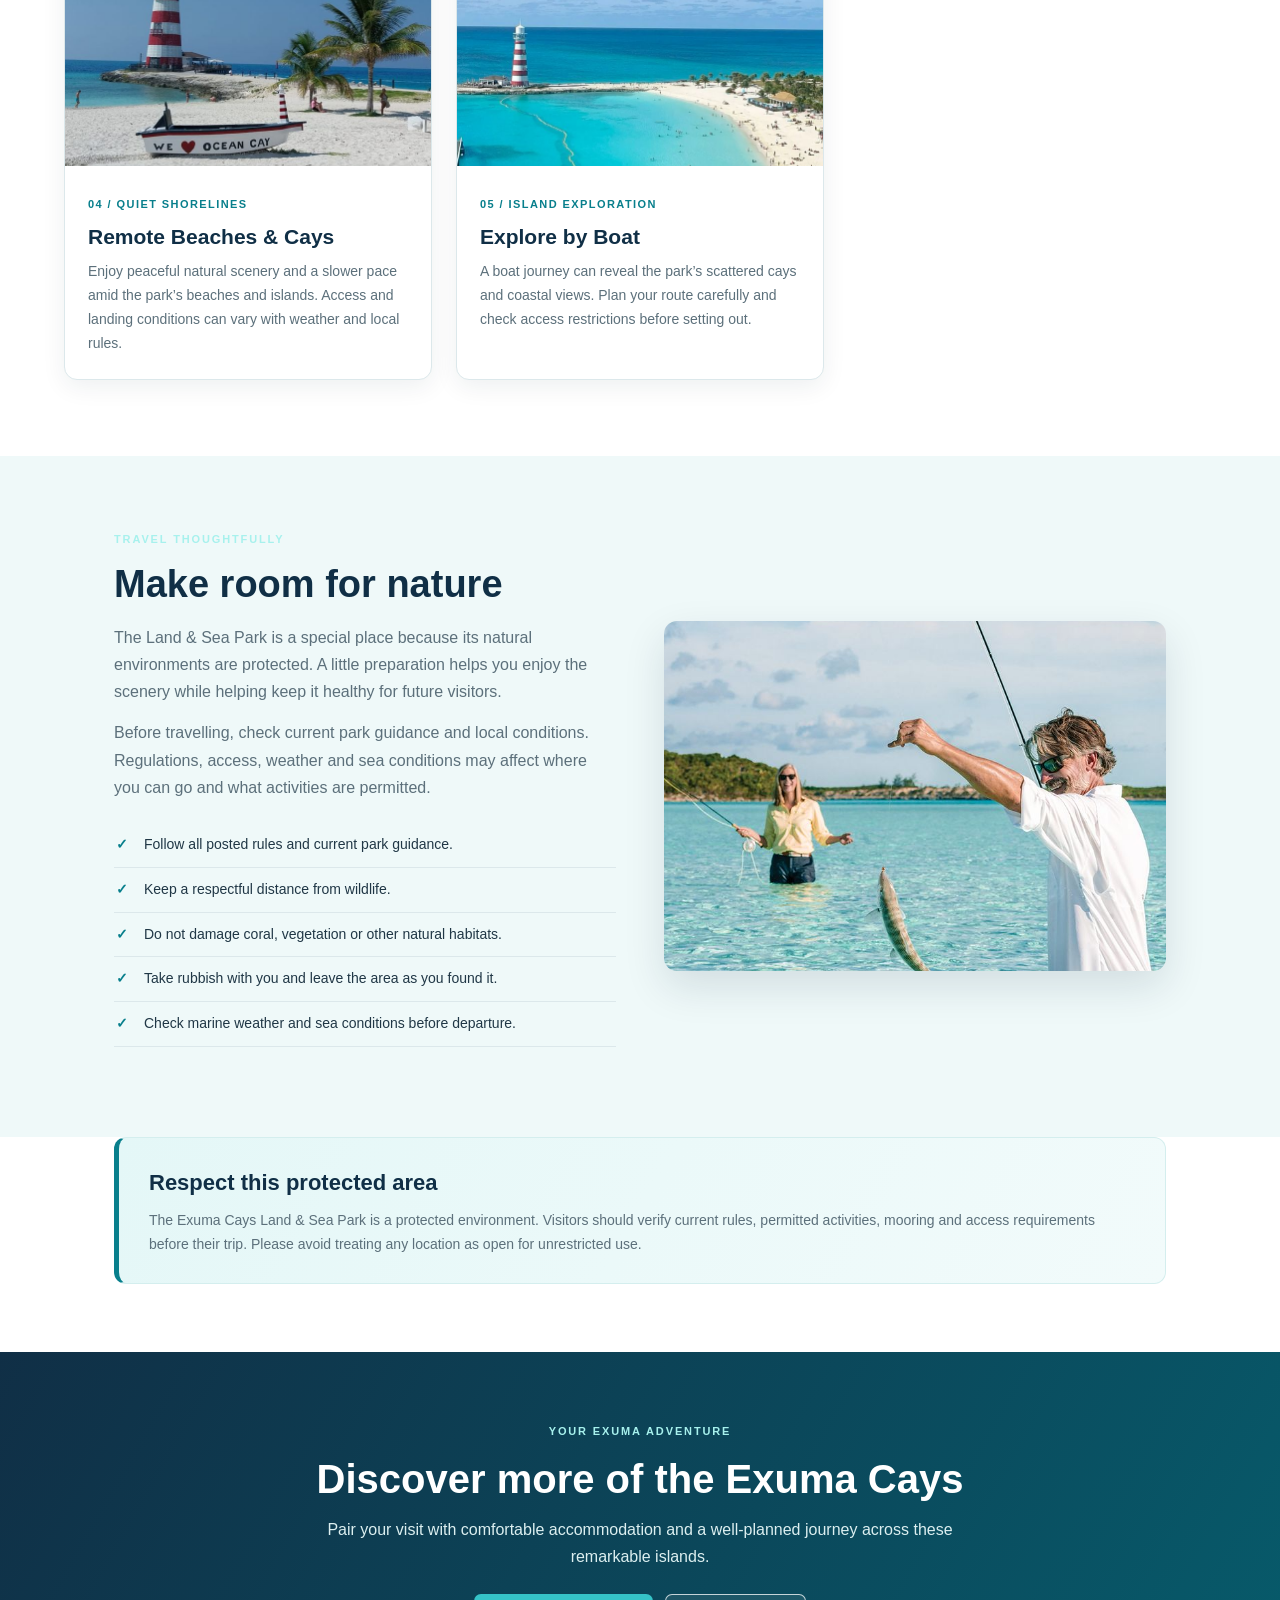
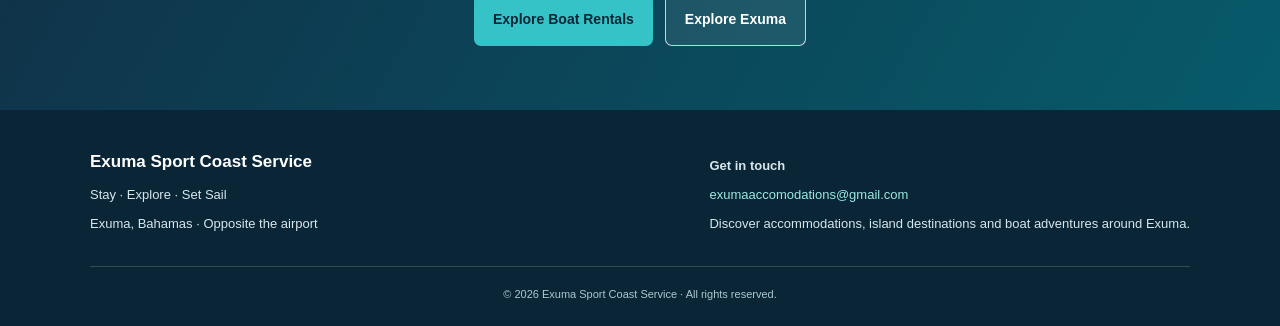
<file: seapark.html>
<!DOCTYPE html>
<html lang="en">
<head>
<meta charset="UTF-8">
<meta name="viewport" content="width=device-width, initial-scale=1.0">
<meta name="description" content="Discover the protected waters, remote beaches and remarkable wildlife of the Exuma Cays Land & Sea Park with Exuma Sport Coast Service.">
<title>Exuma Cays Land & Sea Park | Exuma Sport Coast Service</title>
<style>
:root{--navy:#102f46;--deep:#092536;--teal:#087f8c;--aqua:#35c3c8;--pale:#eff9f9;--ink:#203746;--muted:#5c707b;--white:#fff;--line:#dce8eb;--shadow:0 16px 42px rgba(9,37,54,.12)}
*{box-sizing:border-box}html{scroll-behavior:smooth}body{margin:0;font-family:Arial,Helvetica,sans-serif;color:var(--ink);line-height:1.7;background:#fff}a{color:inherit}
.announcement{background:var(--deep);color:#d9f3f3;text-align:center;padding:8px 16px;font-size:12px;letter-spacing:.08em}
.site-header{background:#fff;border-bottom:1px solid var(--line);position:relative;z-index:2}.header-inner{max-width:1200px;margin:auto;padding:16px 24px;display:flex;align-items:center;justify-content:space-between;gap:24px}
.brand{display:flex;align-items:center;gap:14px;text-decoration:none;min-width:0}.brand img{width:68px;height:68px;object-fit:contain;border-radius:10px}.brand-copy{line-height:1.25}.brand-name{display:block;color:var(--navy);font-size:18px;font-weight:800;letter-spacing:.015em}.brand-tagline{display:block;color:var(--muted);font-size:12px;letter-spacing:.08em;margin-top:6px}
.nav{display:flex;align-items:center;justify-content:flex-end;gap:5px;flex-wrap:wrap}.nav a{text-decoration:none;color:var(--navy);font-weight:700;font-size:13px;padding:9px 11px;border-radius:7px;transition:.2s}.nav a:hover,.nav a.active{background:#e6f7f7;color:var(--teal)}.nav .nav-cta{background:var(--teal);color:#fff;padding:10px 15px}.nav .nav-cta:hover{background:var(--navy);color:#fff}
.hero{min-height:480px;position:relative;display:flex;align-items:center;background:linear-gradient(90deg,rgba(5,31,47,.82),rgba(5,31,47,.25)),url('images/seapark1.jpg') center 48%/cover no-repeat}.hero-inner{width:min(1150px,100%);margin:auto;padding:78px 28px;color:#fff}.eyebrow{display:inline-block;text-transform:uppercase;letter-spacing:.17em;font-size:11px;font-weight:800;color:#a7f1ed;margin-bottom:14px}.hero h1{font-size:clamp(38px,6vw,66px);line-height:1.05;max-width:820px;margin:0 0 20px;letter-spacing:-.035em}.hero p{font-size:18px;max-width:680px;color:#f0fbfb;margin:0 0 28px}.actions{display:flex;gap:12px;flex-wrap:wrap}.btn{display:inline-flex;align-items:center;justify-content:center;text-decoration:none;font-weight:800;border-radius:7px;padding:13px 19px;font-size:14px;transition:.2s}.btn-primary{background:var(--aqua);color:var(--deep)}.btn-primary:hover{background:#fff;transform:translateY(-2px)}.btn-outline{border:1px solid rgba(255,255,255,.75);color:#fff;background:rgba(255,255,255,.08)}.btn-outline:hover{background:#fff;color:var(--navy)}
.facts{background:var(--navy);color:#fff}.facts-inner{max-width:1100px;margin:auto;padding:20px 24px;display:grid;grid-template-columns:repeat(3,1fr);gap:18px;text-align:center}.fact{padding:4px 12px;border-right:1px solid rgba(255,255,255,.2)}.fact:last-child{border-right:0}.fact strong{display:block;color:#9de8e6;font-size:14px;letter-spacing:.04em}.fact span{display:block;color:#e0edef;font-size:12px;margin-top:3px}
.section{max-width:1200px;margin:0 auto;padding:76px 24px}.section-heading{text-align:center;max-width:820px;margin:0 auto 38px}.section-heading .eyebrow{color:var(--teal);margin-bottom:8px}.section-heading h2{color:var(--navy);font-size:clamp(28px,4vw,40px);line-height:1.2;letter-spacing:-.025em;margin:0 0 14px}.section-heading p{color:var(--muted);margin:0;font-size:16px}
.park-grid{display:grid;grid-template-columns:repeat(3,minmax(0,1fr));gap:24px}.park-card{background:#fff;border:1px solid var(--line);border-radius:13px;overflow:hidden;box-shadow:0 7px 24px rgba(9,37,54,.07);transition:transform .25s,box-shadow .25s}.park-card:hover{transform:translateY(-5px);box-shadow:var(--shadow)}.park-card img{width:100%;height:245px;object-fit:cover;display:block}.card-content{padding:23px}.card-number{font-size:11px;color:var(--teal);letter-spacing:.13em;font-weight:800;text-transform:uppercase}.card-content h3{font-size:21px;color:var(--navy);line-height:1.3;margin:7px 0 10px}.card-content p{color:var(--muted);font-size:14px;margin:0}
.experience{background:var(--pale)}.experience-inner{max-width:1100px;margin:auto;display:grid;grid-template-columns:1fr 1fr;gap:48px;align-items:center;padding:68px 24px}.experience h2{font-size:clamp(27px,4vw,38px);line-height:1.2;color:var(--navy);margin:0 0 16px}.experience p{color:var(--muted);margin:0 0 14px}.experience-image{width:100%;height:350px;object-fit:cover;border-radius:13px;box-shadow:var(--shadow)}.tip-list{list-style:none;padding:0;margin:22px 0}.tip-list li{padding:10px 0 10px 30px;position:relative;border-bottom:1px solid var(--line);color:var(--ink);font-size:14px}.tip-list li:before{content:"✓";position:absolute;left:2px;top:10px;color:var(--teal);font-weight:900}
.notice{max-width:1100px;margin:0 auto;padding:0 24px 68px}.notice-inner{background:linear-gradient(120deg,#e4f7f7,#f2fbfb);border:1px solid #d4eeee;border-left:5px solid var(--teal);border-radius:12px;padding:26px 30px}.notice h3{color:var(--navy);margin:0 0 8px;font-size:22px}.notice p{margin:0;color:var(--muted);font-size:14px}
.cta{background:linear-gradient(120deg,var(--navy),#075b6b);color:#fff;text-align:center;padding:64px 24px}.cta-inner{max-width:780px;margin:auto}.cta h2{font-size:clamp(28px,4vw,40px);line-height:1.2;margin:0 0 13px}.cta p{color:#dceff0;margin:0 auto 24px;max-width:640px}
.footer{background:var(--deep);color:#d7e7eb;padding:38px 24px 22px}.footer-inner{max-width:1100px;margin:auto;display:flex;align-items:flex-start;justify-content:space-between;gap:30px;flex-wrap:wrap}.footer-brand{color:#fff;font-weight:800;font-size:17px}.footer p{margin:7px 0;font-size:13px}.footer a{color:#9de8e6;text-decoration:none}.footer a:hover{text-decoration:underline}.copyright{max-width:1100px;margin:24px auto 0;padding-top:18px;border-top:1px solid rgba(255,255,255,.16);font-size:11px;color:#afc7ce;text-align:center}
@media(max-width:900px){.header-inner{align-items:flex-start;flex-direction:column;gap:12px}.nav{justify-content:flex-start}.park-grid{grid-template-columns:repeat(2,minmax(0,1fr))}.hero{min-height:420px}.experience-inner{gap:28px}}
@media(max-width:600px){.announcement{font-size:10px}.header-inner{padding:13px 16px}.brand img{width:54px;height:54px}.brand-name{font-size:15px}.brand-tagline{font-size:10px}.nav{gap:3px}.nav a{font-size:12px;padding:8px}.nav .nav-cta{padding:8px 10px}.hero{min-height:430px;background-position:center}.hero-inner{padding:60px 20px}.hero p{font-size:16px}.facts-inner{grid-template-columns:1fr;gap:0}.fact{border-right:0;border-bottom:1px solid rgba(255,255,255,.2);padding:12px}.fact:last-child{border-bottom:0}.section{padding:55px 16px}.park-grid{grid-template-columns:1fr;gap:18px}.park-card img{height:230px}.card-content{padding:20px}.experience-inner{grid-template-columns:1fr;padding:52px 18px;gap:24px}.experience-image{height:250px;grid-row:1}.notice{padding:0 16px 50px}.notice-inner{padding:22px 20px}.cta{padding:52px 18px}.footer-inner{display:block}.footer-inner>div+div{margin-top:20px}}
</style>
</head>
<body>
<div class="announcement">EXUMA, BAHAMAS &nbsp;·&nbsp; STAY · EXPLORE · SET SAIL</div>
<header class="site-header"><div class="header-inner">
<a class="brand" href="index.html"><img src="images/exumalogo.jpg" alt="Exuma Sport Coast Service logo"><span class="brand-copy"><span class="brand-name">Exuma Sport Coast Service</span><span class="brand-tagline">STAY · EXPLORE · SET SAIL</span></span></a>
<nav class="nav" aria-label="Main navigation"><a href="index.html">Exuma Overview</a><a href="majorcay.html">Major Cay</a><a href="compasscay.html">Compass Cay</a><a href="stockingisland.html">Stocking Island</a><a href="sandbars.html">Sandbars</a><a href="stanielcay.html">Staniel Cay</a><a href="seapark.html" class="active">Sea Park</a><a href="grotto.html">Thunderball Grotto</a><a class="nav-cta" href="boats.html">Boat Rentals</a></nav>
</div></header>
<section class="hero"><div class="hero-inner"><span class="eyebrow">Discover a protected Bahamian treasure</span><h1>Exuma Cays Land &amp; Sea Park</h1><p>Explore pristine cays, clear blue waters and remarkable natural habitats in one of The Bahamas’ celebrated protected areas.</p><div class="actions"><a class="btn btn-primary" href="#discover">Discover the Park</a><a class="btn btn-outline" href="boats.html">Explore by Boat</a></div></div></section>
<section class="facts"><div class="facts-inner"><div class="fact"><strong>Protected Nature</strong><span>Land, sea and wildlife habitats</span></div><div class="fact"><strong>Island Scenery</strong><span>Remote beaches and rocky cays</span></div><div class="fact"><strong>Responsible Visits</strong><span>Help preserve the natural environment</span></div></div></section>
<main>
<section class="section" id="discover"><div class="section-heading"><span class="eyebrow">The natural side of Exuma</span><h2>Explore the Exuma Cays Land &amp; Sea Park</h2><p>The park protects an extraordinary mix of marine and terrestrial environments across the central Exuma Cays. Discover quiet shorelines, shallow turquoise waters and the beauty of an area best enjoyed thoughtfully and responsibly.</p></div>
<div class="park-grid">
<article class="park-card"><img src="images/seapark1.jpg" alt="Protected islands in the Exuma Cays Land and Sea Park"><div class="card-content"><span class="card-number">01 / Protected landscapes</span><h3>Protected Exuma Cays</h3><p>Take in dramatic island outlines, natural coastlines and scenic cays surrounded by the brilliant waters of the Exuma chain.</p></div></article>
<article class="park-card"><img src="images/seapark2.jpg" alt="Clear turquoise water in the Exuma Cays"><div class="card-content"><span class="card-number">02 / Clear blue water</span><h3>Crystal-Clear Waters</h3><p>Admire the remarkable clarity and shifting shades of Bahamian blue, with beautiful views above and below the surface.</p></div></article>
<article class="park-card"><img src="images/seapark3.jpg" alt="Marine habitat in the Exuma Cays"><div class="card-content"><span class="card-number">03 / Marine habitats</span><h3>Marine Life</h3><p>The park’s protected marine environments support fish, coral communities and other wildlife. Observe nature carefully and avoid disturbing animals or habitats.</p></div></article>
<article class="park-card"><img src="images/seapark4.jpg" alt="Quiet beach and island scenery in Exuma"><div class="card-content"><span class="card-number">04 / Quiet shorelines</span><h3>Remote Beaches &amp; Cays</h3><p>Enjoy peaceful natural scenery and a slower pace amid the park’s beaches and islands. Access and landing conditions can vary with weather and local rules.</p></div></article>
<article class="park-card"><img src="images/seapark5.jpg" alt="Boat travelling through the Exuma Cays"><div class="card-content"><span class="card-number">05 / Island exploration</span><h3>Explore by Boat</h3><p>A boat journey can reveal the park’s scattered cays and coastal views. Plan your route carefully and check access restrictions before setting out.</p></div></article>
</div></section>
<section class="experience"><div class="experience-inner"><div><span class="eyebrow">Travel thoughtfully</span><h2>Make room for nature</h2><p>The Land &amp; Sea Park is a special place because its natural environments are protected. A little preparation helps you enjoy the scenery while helping keep it healthy for future visitors.</p><p>Before travelling, check current park guidance and local conditions. Regulations, access, weather and sea conditions may affect where you can go and what activities are permitted.</p><ul class="tip-list"><li>Follow all posted rules and current park guidance.</li><li>Keep a respectful distance from wildlife.</li><li>Do not damage coral, vegetation or other natural habitats.</li><li>Take rubbish with you and leave the area as you found it.</li><li>Check marine weather and sea conditions before departure.</li></ul></div><img class="experience-image" src="images/seapark2.jpg" alt="Turquoise waters and natural scenery in the Exuma Cays Land and Sea Park"></div></section>
<section class="notice"><div class="notice-inner"><h3>Respect this protected area</h3><p>The Exuma Cays Land &amp; Sea Park is a protected environment. Visitors should verify current rules, permitted activities, mooring and access requirements before their trip. Please avoid treating any location as open for unrestricted use.</p></div></section>
<section class="cta"><div class="cta-inner"><span class="eyebrow">Your Exuma adventure</span><h2>Discover more of the Exuma Cays</h2><p>Pair your visit with comfortable accommodation and a well-planned journey across these remarkable islands.</p><div class="actions" style="justify-content:center"><a class="btn btn-primary" href="boats.html">Explore Boat Rentals</a><a class="btn btn-outline" href="index.html">Explore Exuma</a></div></div></section>
</main>
<footer class="footer"><div class="footer-inner"><div><div class="footer-brand">Exuma Sport Coast Service</div><p>Stay · Explore · Set Sail</p><p>Exuma, Bahamas · Opposite the airport</p></div><div><p><strong>Get in touch</strong></p><p><a href="mailto:exumaaccomodations@gmail.com">exumaaccomodations@gmail.com</a></p><p>Discover accommodations, island destinations and boat adventures around Exuma.</p></div></div><div class="copyright">© 2026 Exuma Sport Coast Service · All rights reserved.</div></footer>
</body>
</html>
</file>
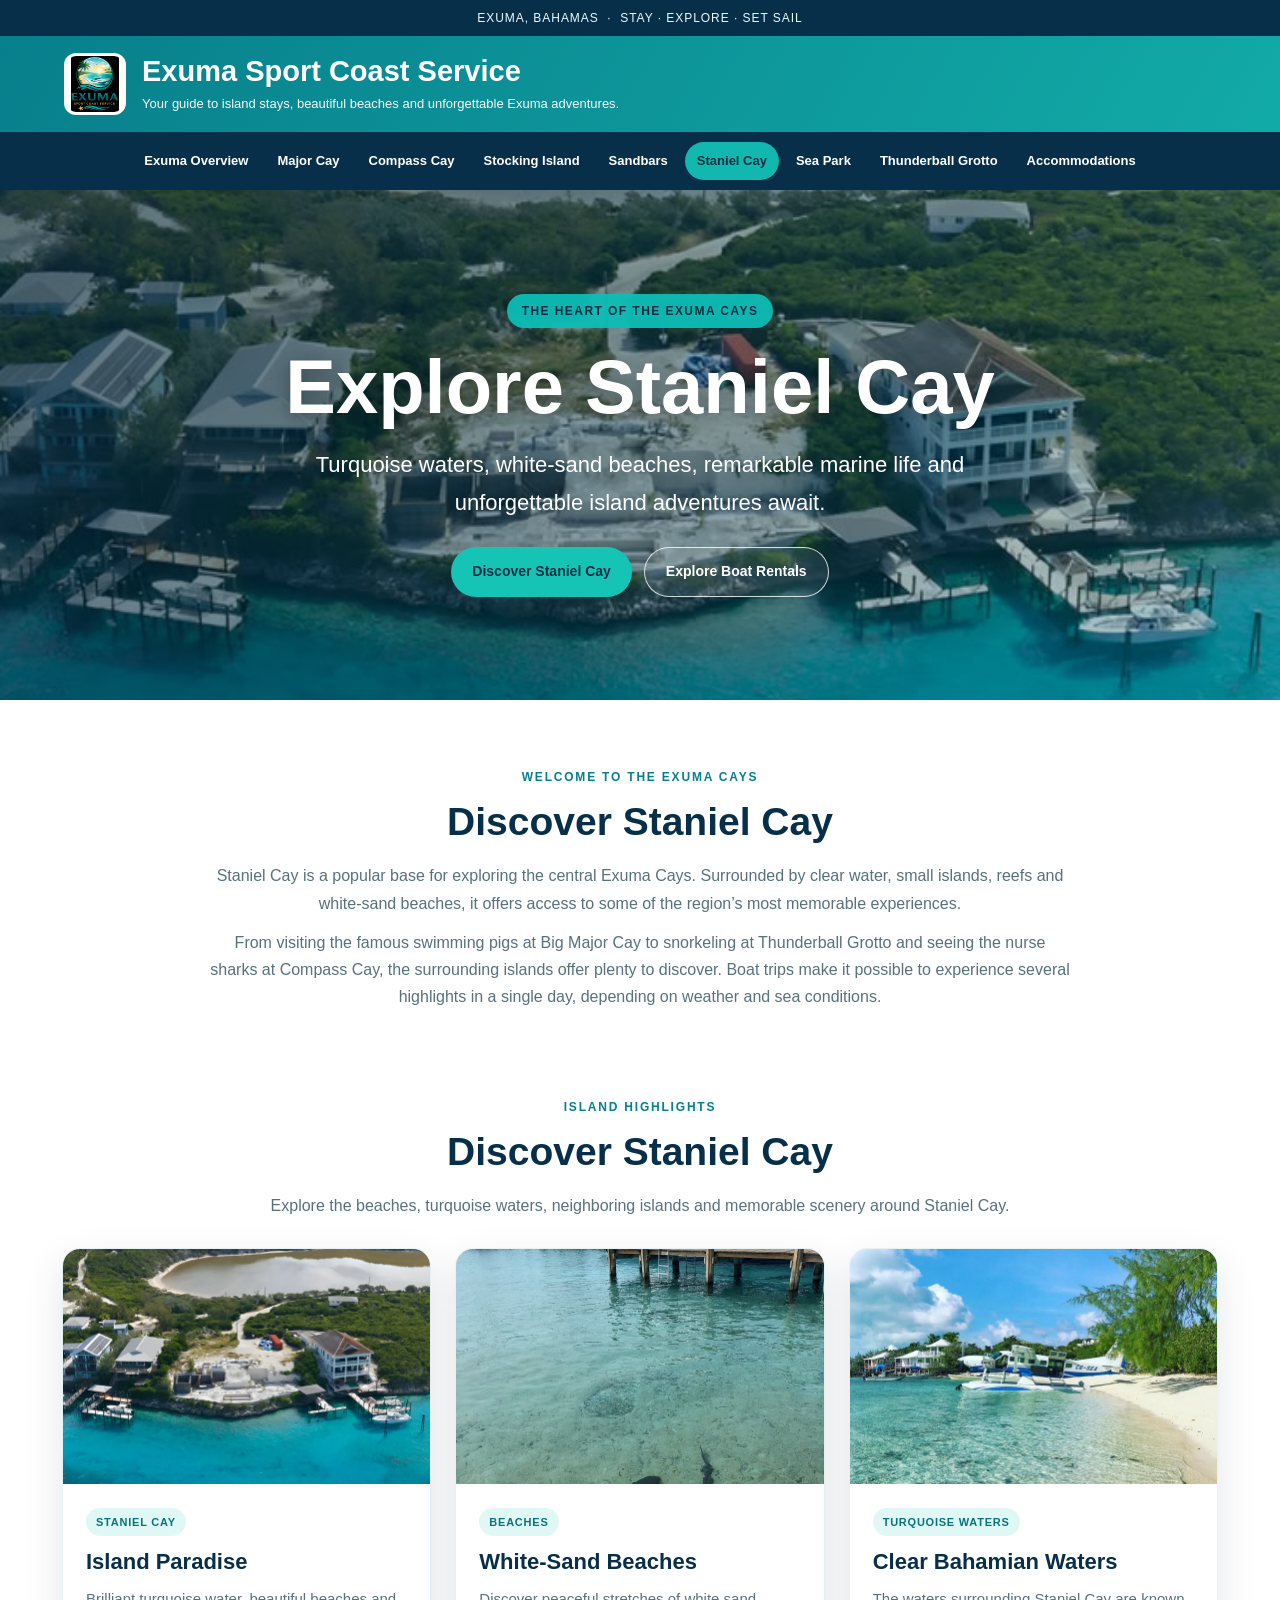
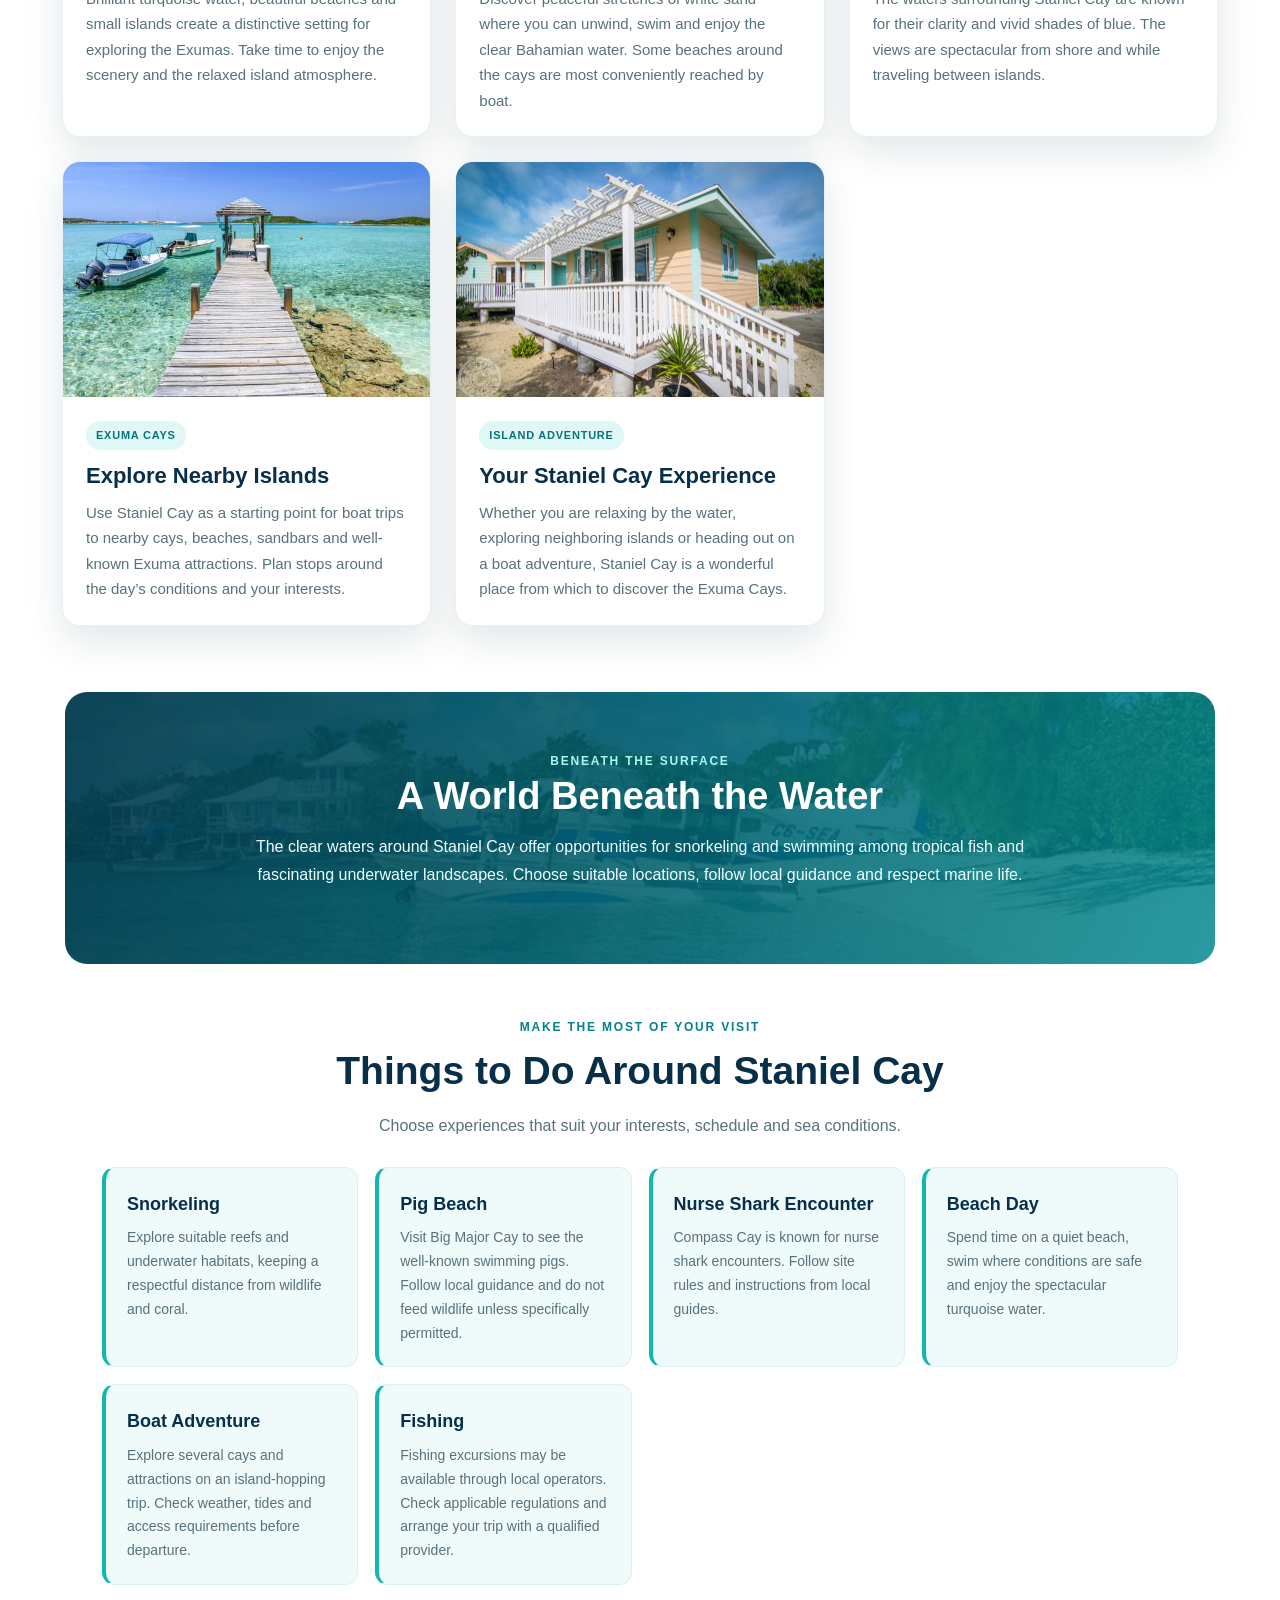
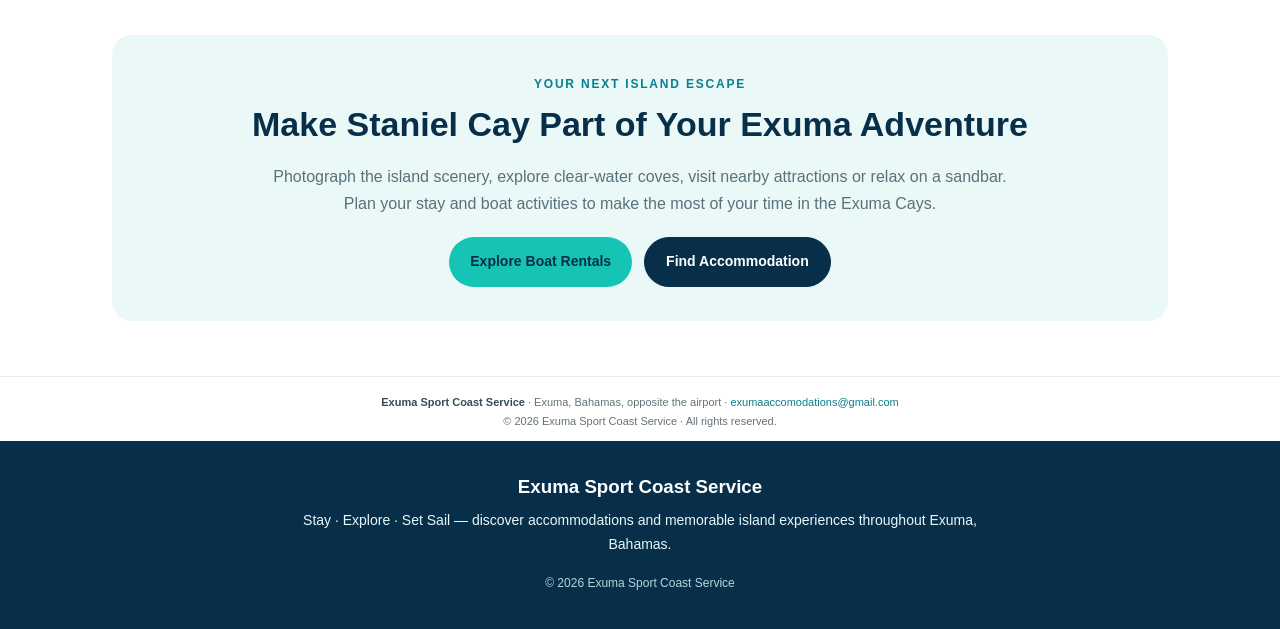
<file: stanielcay.html>
<!DOCTYPE html>
<html lang="en">
<head>
<meta charset="UTF-8">
<meta name="viewport" content="width=device-width, initial-scale=1.0">
<meta name="description" content="Discover Staniel Cay in the Exuma Cays, from turquoise waters and white-sand beaches to snorkeling, island hopping and memorable boat adventures.">
<title>Explore Staniel Cay | Exuma Sport Coast Service</title>
<style>
:root{--navy:#082f49;--deep:#063047;--teal:#087f8c;--aqua:#12b8b0;--pale:#effafa;--ink:#183d4a;--muted:#58717a;--white:#fff;--shadow:0 14px 38px rgba(4,48,67,.12)}
*{box-sizing:border-box}html{scroll-behavior:smooth}body{margin:0;font-family:"Segoe UI",Arial,sans-serif;color:var(--ink);background:#fff;line-height:1.7}a{color:inherit}.announcement{background:var(--navy);color:#e8fbff;text-align:center;padding:8px 14px;font-size:12px;letter-spacing:.08em}.brand{background:linear-gradient(120deg,#087f8c,#12aaa7);color:white;padding:17px 5%}.brand-inner{max-width:1200px;margin:auto;display:flex;align-items:center;gap:16px}.brand-logo{width:62px;height:62px;object-fit:contain;border-radius:12px;background:#fff;padding:3px;flex-shrink:0}.brand h2{font-size:clamp(20px,3vw,29px);line-height:1.2;margin:0 0 4px}.brand p{margin:0;font-size:13px;opacity:.96}nav{background:var(--navy);display:flex;justify-content:center;align-items:center;flex-wrap:wrap;gap:5px;padding:10px 4%}nav a{color:#fff;text-decoration:none;font-weight:600;font-size:13px;padding:8px 12px;border-radius:24px;transition:background .2s}nav a:hover,nav a.active{background:var(--aqua);color:#052f43}.hero{min-height:510px;display:flex;align-items:center;justify-content:center;text-align:center;padding:70px 22px;background:linear-gradient(100deg,rgba(2,37,54,.64),rgba(0,77,88,.28)),url('images/stanielcay1.jpg') center/cover no-repeat;color:#fff}.hero-content{max-width:920px}.eyebrow{display:inline-block;background:rgba(13,190,183,.94);color:#062e42;padding:7px 15px;border-radius:30px;font-size:12px;font-weight:800;letter-spacing:.12em}.hero h1{font-size:clamp(42px,7vw,76px);line-height:1.08;margin:18px 0;text-shadow:0 3px 18px rgba(0,0,0,.35)}.hero p{font-size:clamp(17px,2.5vw,22px);max-width:780px;margin:0 auto 26px}.actions{display:flex;justify-content:center;gap:12px;flex-wrap:wrap}.btn{display:inline-flex;justify-content:center;align-items:center;text-decoration:none;padding:12px 21px;border-radius:28px;font-weight:750;font-size:14px;transition:transform .2s,background .2s}.btn:hover{transform:translateY(-2px)}.btn-primary{background:#16c4b5;color:#062f43}.btn-secondary{border:1px solid rgba(255,255,255,.8);color:#fff;background:rgba(255,255,255,.08)}.intro{max-width:1000px;margin:0 auto;padding:62px 22px 30px;text-align:center}.section-kicker{color:var(--teal);font-size:12px;letter-spacing:.15em;font-weight:800;text-transform:uppercase}.intro h2,.section-heading h2{color:var(--navy);font-size:clamp(28px,4vw,39px);line-height:1.2;margin:9px 0 17px}.intro p{max-width:860px;margin:12px auto;color:var(--muted);font-size:16px}.section-heading{text-align:center;max-width:800px;margin:40px auto 28px;padding:0 20px}.section-heading p{color:var(--muted);margin:0}.cards{max-width:1200px;margin:0 auto;padding:0 22px 38px;display:grid;grid-template-columns:repeat(auto-fit,minmax(min(100%,290px),1fr));gap:24px}.card{background:#fff;border-radius:18px;overflow:hidden;box-shadow:var(--shadow);border:1px solid #e8f1f3;transition:transform .25s,box-shadow .25s}.card:hover{transform:translateY(-5px);box-shadow:0 18px 42px rgba(4,48,67,.17)}.card img{display:block;width:100%;height:235px;object-fit:cover}.card-body{padding:23px}.tag{display:inline-block;background:#e0f8f5;color:#08737a;padding:5px 10px;border-radius:20px;font-size:11px;font-weight:800;letter-spacing:.07em}.card h3{color:var(--navy);font-size:22px;line-height:1.3;margin:12px 0 9px}.card p{color:var(--muted);font-size:15px;margin:0}.experience{max-width:1150px;margin:28px auto 48px;padding:54px 25px;border-radius:22px;background:linear-gradient(115deg,rgba(3,57,76,.92),rgba(0,137,146,.83)),url('images/stanielcay3.jpg') center/cover;color:#fff;text-align:center}.experience h2{font-size:clamp(27px,4vw,38px);line-height:1.25;margin:0 0 13px}.experience p{max-width:820px;margin:0 auto 22px;color:#f0ffff}.tips{max-width:1120px;margin:0 auto;padding:0 22px 50px}.tip-grid{display:grid;grid-template-columns:repeat(auto-fit,minmax(235px,1fr));gap:17px}.tip{background:var(--pale);border:1px solid #dceff0;border-left:4px solid var(--aqua);border-radius:13px;padding:21px}.tip h3{color:var(--navy);margin:0 0 7px;font-size:18px}.tip p{margin:0;color:var(--muted);font-size:14px}.visit-cta{margin:0 auto 55px;max-width:1100px;padding:0 22px}.visit-cta-inner{background:#eaf8f8;border-radius:20px;padding:34px 26px;text-align:center}.visit-cta h2{color:var(--navy);margin:0 0 9px;font-size:clamp(25px,4vw,34px)}.visit-cta p{max-width:760px;margin:0 auto 20px;color:var(--muted)}.visit-cta .btn-secondary{background:var(--navy);color:white;border-color:var(--navy)}.footnote{background:#fff;color:#63727a;text-align:center;padding:15px 12px 10px;border-top:1px solid #e8eef0;font-size:11px;line-height:1.5}.footnote p{margin:2px}.footnote strong{color:#344d56}.footnote a{color:var(--teal);text-decoration:none}.footer{background:var(--navy);color:#e7f8fa;text-align:center;padding:30px 20px}.footer h3{margin:0 0 5px;color:#fff}.footer p{margin:6px auto;max-width:700px;font-size:14px}.footer .copyright{font-size:12px;color:#b8d5dd;margin-top:16px}
@media(max-width:650px){.brand-inner{align-items:center}.brand-logo{width:49px;height:49px}.brand p{font-size:12px}.hero{min-height:420px;padding:55px 18px}.cards{padding-left:14px;padding-right:14px;gap:17px}.card img{height:220px}.experience{margin:15px 14px 35px;padding:38px 20px}.intro{padding-top:43px}.section-heading{margin-top:34px}}
</style>
</head>
<body>
<div class="announcement">EXUMA, BAHAMAS &nbsp;·&nbsp; STAY · EXPLORE · SET SAIL</div>
<header class="brand"><div class="brand-inner"><img class="brand-logo" src="images/exumalogo.jpg" alt="Exuma Sport Coast Service logo"><div><h2>Exuma Sport Coast Service</h2><p>Your guide to island stays, beautiful beaches and unforgettable Exuma adventures.</p></div></div></header>
<nav aria-label="Main navigation">
<a href="index.html">Exuma Overview</a><a href="majorcay.html">Major Cay</a><a href="compasscay.html">Compass Cay</a><a href="stockingisland.html">Stocking Island</a><a href="sandbars.html">Sandbars</a><a href="stanielcay.html" class="active" aria-current="page">Staniel Cay</a><a href="seapark.html">Sea Park</a><a href="grotto.html">Thunderball Grotto</a><a href="accommodations.html">Accommodations</a>
</nav>
<section class="hero"><div class="hero-content"><span class="eyebrow">THE HEART OF THE EXUMA CAYS</span><h1>Explore Staniel Cay</h1><p>Turquoise waters, white-sand beaches, remarkable marine life and unforgettable island adventures await.</p><div class="actions"><a class="btn btn-primary" href="#discover">Discover Staniel Cay</a><a class="btn btn-secondary" href="boats.html">Explore Boat Rentals</a></div></div></section>
<section class="intro" id="discover"><span class="section-kicker">Welcome to the Exuma Cays</span><h2>Discover Staniel Cay</h2><p>Staniel Cay is a popular base for exploring the central Exuma Cays. Surrounded by clear water, small islands, reefs and white-sand beaches, it offers access to some of the region’s most memorable experiences.</p><p>From visiting the famous swimming pigs at Big Major Cay to snorkeling at Thunderball Grotto and seeing the nurse sharks at Compass Cay, the surrounding islands offer plenty to discover. Boat trips make it possible to experience several highlights in a single day, depending on weather and sea conditions.</p></section>
<div class="section-heading"><span class="section-kicker">Island highlights</span><h2>Discover Staniel Cay</h2><p>Explore the beaches, turquoise waters, neighboring islands and memorable scenery around Staniel Cay.</p></div>
<section class="cards" aria-label="Staniel Cay photo experiences">
<article class="card"><img src="images/stanielcay1.jpg" alt="Staniel Cay and surrounding turquoise waters" loading="lazy"><div class="card-body"><span class="tag">STANIEL CAY</span><h3>Island Paradise</h3><p>Brilliant turquoise water, beautiful beaches and small islands create a distinctive setting for exploring the Exumas. Take time to enjoy the scenery and the relaxed island atmosphere.</p></div></article>
<article class="card"><img src="images/stanielcay2.jpg" alt="White sand beach near Staniel Cay" loading="lazy"><div class="card-body"><span class="tag">BEACHES</span><h3>White-Sand Beaches</h3><p>Discover peaceful stretches of white sand where you can unwind, swim and enjoy the clear Bahamian water. Some beaches around the cays are most conveniently reached by boat.</p></div></article>
<article class="card"><img src="images/stanielcay3.jpg" alt="Clear turquoise water around Staniel Cay" loading="lazy"><div class="card-body"><span class="tag">TURQUOISE WATERS</span><h3>Clear Bahamian Waters</h3><p>The waters surrounding Staniel Cay are known for their clarity and vivid shades of blue. The views are spectacular from shore and while traveling between islands.</p></div></article>
<article class="card"><img src="images/stanielcay4.jpg" alt="Island scenery around Staniel Cay" loading="lazy"><div class="card-body"><span class="tag">EXUMA CAYS</span><h3>Explore Nearby Islands</h3><p>Use Staniel Cay as a starting point for boat trips to nearby cays, beaches, sandbars and well-known Exuma attractions. Plan stops around the day’s conditions and your interests.</p></div></article>
<article class="card"><img src="images/stanielcay5.jpg" alt="Scenery for a Staniel Cay island adventure" loading="lazy"><div class="card-body"><span class="tag">ISLAND ADVENTURE</span><h3>Your Staniel Cay Experience</h3><p>Whether you are relaxing by the water, exploring neighboring islands or heading out on a boat adventure, Staniel Cay is a wonderful place from which to discover the Exuma Cays.</p></div></article>
</section>
<section class="experience"><span class="section-kicker" style="color:#aaf8ef">Beneath the surface</span><h2>A World Beneath the Water</h2><p>The clear waters around Staniel Cay offer opportunities for snorkeling and swimming among tropical fish and fascinating underwater landscapes. Choose suitable locations, follow local guidance and respect marine life.</p></section>
<div class="section-heading"><span class="section-kicker">Make the most of your visit</span><h2>Things to Do Around Staniel Cay</h2><p>Choose experiences that suit your interests, schedule and sea conditions.</p></div>
<section class="tips"><div class="tip-grid">
<div class="tip"><h3>Snorkeling</h3><p>Explore suitable reefs and underwater habitats, keeping a respectful distance from wildlife and coral.</p></div>
<div class="tip"><h3>Pig Beach</h3><p>Visit Big Major Cay to see the well-known swimming pigs. Follow local guidance and do not feed wildlife unless specifically permitted.</p></div>
<div class="tip"><h3>Nurse Shark Encounter</h3><p>Compass Cay is known for nurse shark encounters. Follow site rules and instructions from local guides.</p></div>
<div class="tip"><h3>Beach Day</h3><p>Spend time on a quiet beach, swim where conditions are safe and enjoy the spectacular turquoise water.</p></div>
<div class="tip"><h3>Boat Adventure</h3><p>Explore several cays and attractions on an island-hopping trip. Check weather, tides and access requirements before departure.</p></div>
<div class="tip"><h3>Fishing</h3><p>Fishing excursions may be available through local operators. Check applicable regulations and arrange your trip with a qualified provider.</p></div>
</div></section>
<section class="visit-cta"><div class="visit-cta-inner"><span class="section-kicker">Your next island escape</span><h2>Make Staniel Cay Part of Your Exuma Adventure</h2><p>Photograph the island scenery, explore clear-water coves, visit nearby attractions or relax on a sandbar. Plan your stay and boat activities to make the most of your time in the Exuma Cays.</p><div class="actions"><a class="btn btn-primary" href="boats.html">Explore Boat Rentals</a><a class="btn btn-secondary" href="accommodations.html">Find Accommodation</a></div></div></section>
<section class="footnote"><p><strong>Exuma Sport Coast Service</strong> · Exuma, Bahamas, opposite the airport · <a href="mailto:exumaaccomodations@gmail.com">exumaaccomodations@gmail.com</a></p><p>© 2026 Exuma Sport Coast Service · All rights reserved.</p></section>
<footer class="footer"><h3>Exuma Sport Coast Service</h3><p>Stay · Explore · Set Sail — discover accommodations and memorable island experiences throughout Exuma, Bahamas.</p><p class="copyright">© 2026 Exuma Sport Coast Service</p></footer>
</body>
</html>
</file>
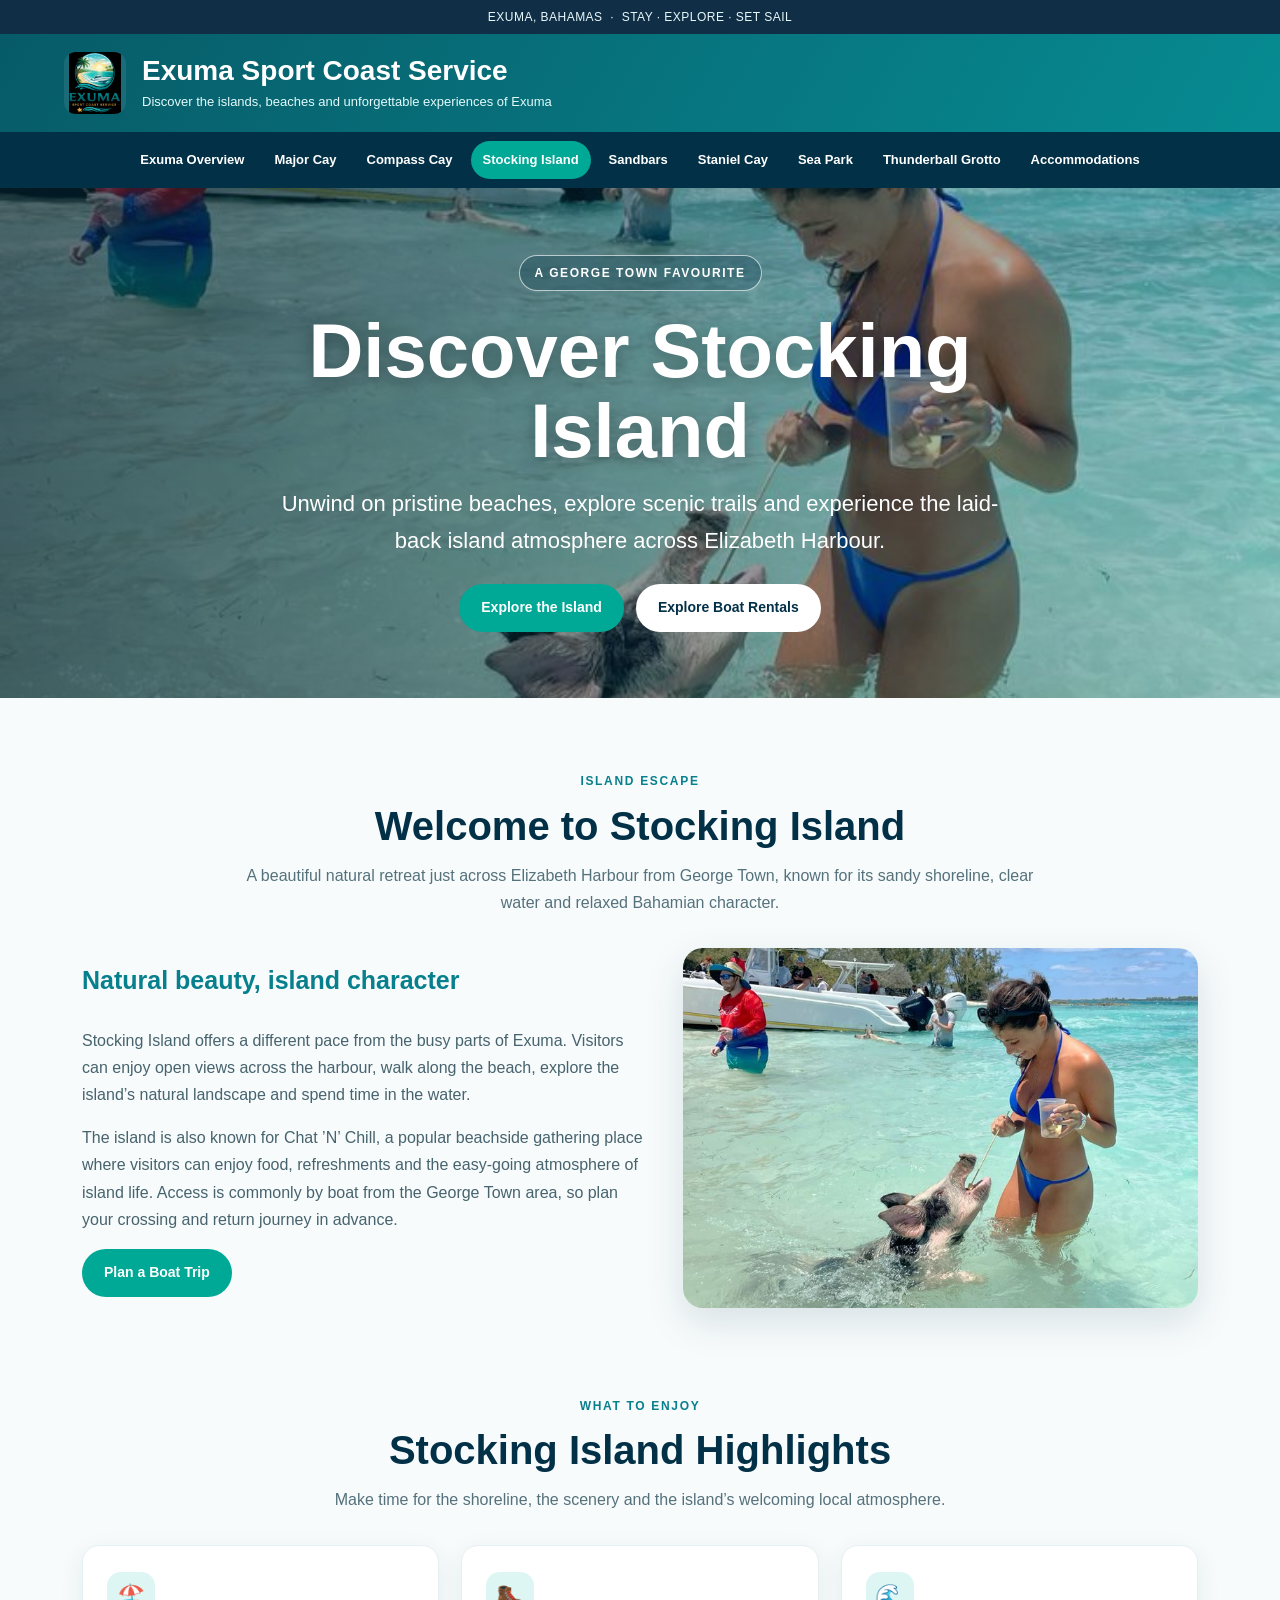
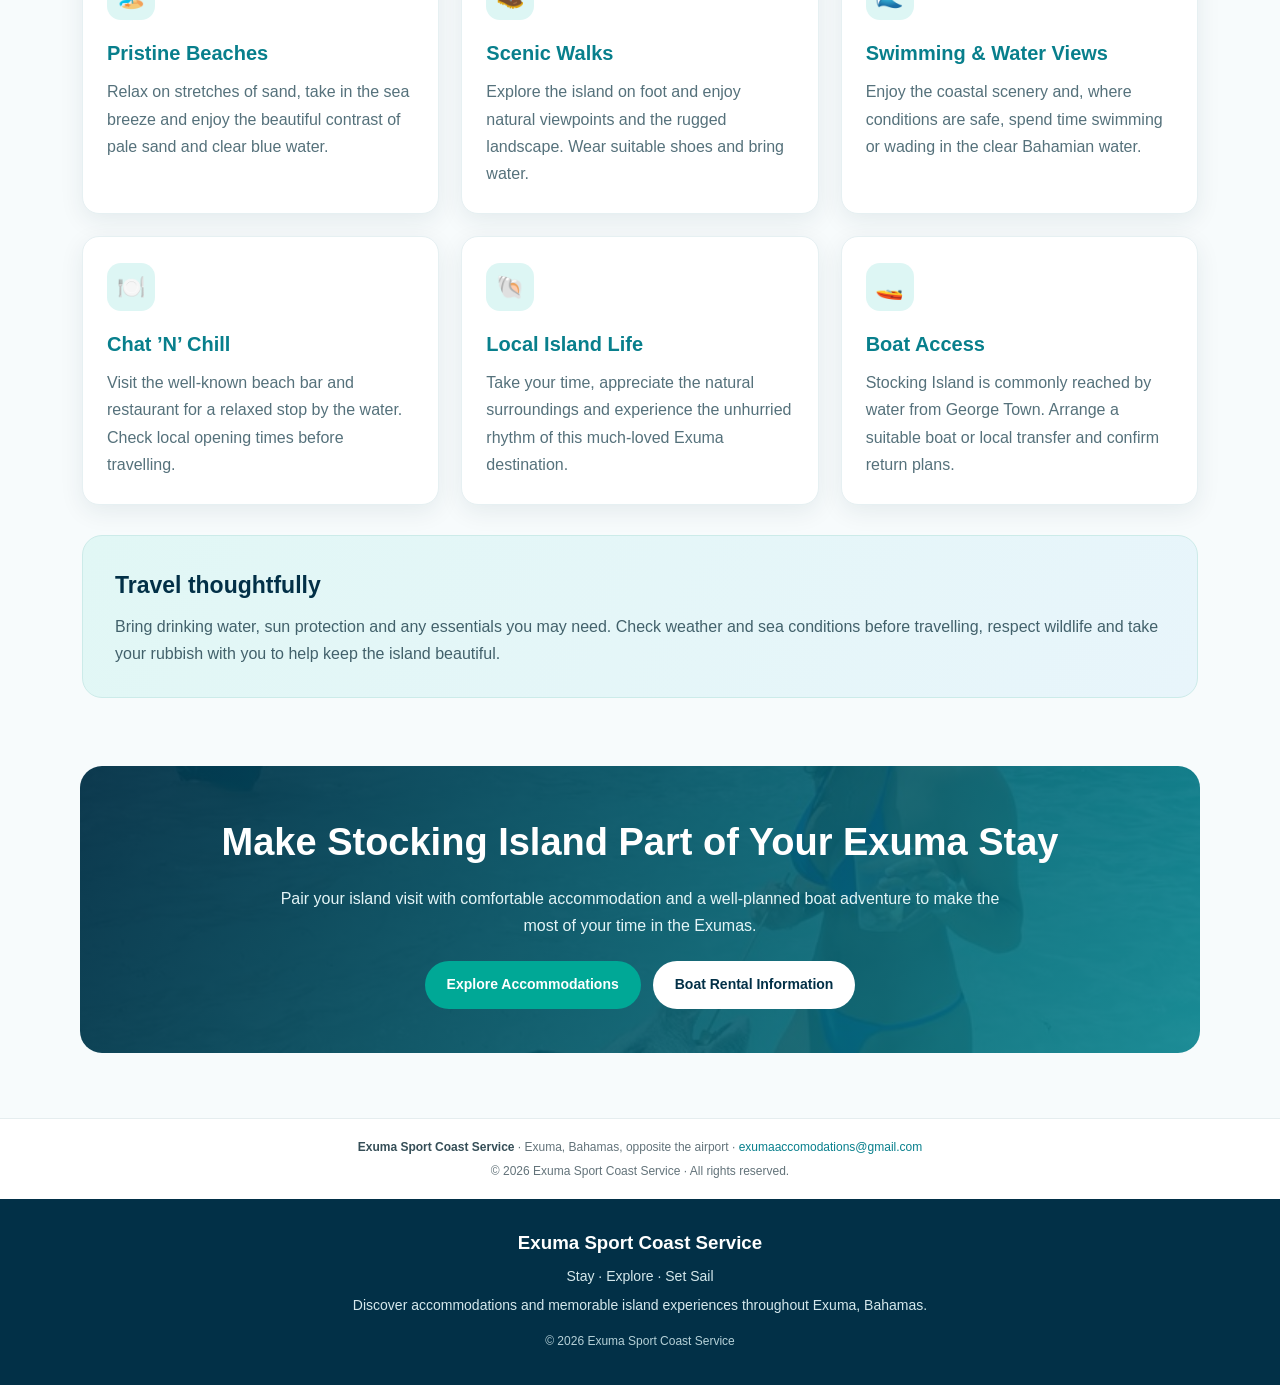
<file: stockingisland.html>
<!DOCTYPE html>
<html lang="en">
<head>
<meta charset="UTF-8">
<meta name="viewport" content="width=device-width, initial-scale=1.0">
<meta name="description" content="Discover Stocking Island in Exuma, Bahamas, with beautiful beaches, scenic trails, clear water and the famous Chat 'N' Chill beach bar.">
<title>Explore Stocking Island | Exuma Sport Coast Service</title>
<style>
:root{--navy:#102f46;--deep:#023047;--teal:#087f8c;--aqua:#00a896;--pale:#edf8f8;--ink:#183b49;--muted:#55717b;--white:#fff;--shadow:0 14px 38px rgba(10,55,70,.13)}
*{box-sizing:border-box}html{scroll-behavior:smooth}body{margin:0;font-family:"Segoe UI",Arial,sans-serif;color:var(--ink);background:#f7fbfc;line-height:1.7}a{color:inherit}.announcement{background:var(--navy);color:#e8f8fa;text-align:center;padding:7px 15px;font-size:12px;letter-spacing:.04em}.brand{background:linear-gradient(120deg,#075b68,#078b92);color:white;padding:18px 5%}.brand-inner{max-width:1200px;margin:auto;display:flex;align-items:center;gap:16px}.brand img{width:62px;height:62px;object-fit:contain;border-radius:12px;background:rgba(255,255,255,.08)}.brand-copy h1{font-size:clamp(20px,3vw,28px);line-height:1.2;margin:0 0 4px}.brand-copy p{margin:0;font-size:13px;color:#e2fbfc}.nav-wrap{background:var(--deep);padding:9px 4%;position:relative;z-index:2}.nav-inner{max-width:1250px;margin:auto;display:flex;flex-wrap:wrap;align-items:center;justify-content:center;gap:6px}.nav-inner a{color:white;text-decoration:none;font-size:13px;font-weight:600;padding:8px 12px;border-radius:22px;transition:background .2s}.nav-inner a:hover,.nav-inner a.active{background:var(--aqua)}.hero{min-height:510px;display:flex;align-items:center;justify-content:center;text-align:center;padding:65px 20px;background:linear-gradient(90deg,rgba(3,35,50,.65),rgba(3,55,68,.25)),url('stockingisland.jpg') center/cover no-repeat;color:white}.hero-content{max-width:900px}.eyebrow{display:inline-block;border:1px solid rgba(255,255,255,.65);background:rgba(2,48,71,.28);padding:7px 15px;border-radius:30px;font-size:12px;letter-spacing:.13em;font-weight:700}.hero h2{font-size:clamp(40px,7vw,76px);line-height:1.05;margin:20px 0 14px;text-shadow:0 3px 18px rgba(0,0,0,.3)}.hero p{font-size:clamp(17px,2.4vw,22px);max-width:760px;margin:0 auto 25px}.actions{display:flex;flex-wrap:wrap;justify-content:center;gap:12px}.btn{display:inline-block;text-decoration:none;border-radius:28px;padding:12px 22px;font-weight:700;font-size:14px;transition:transform .2s,background .2s}.btn:hover{transform:translateY(-2px)}.btn-primary{background:var(--aqua);color:white}.btn-light{background:white;color:var(--deep)}.section{max-width:1160px;margin:0 auto;padding:68px 22px}.section-heading{text-align:center;max-width:800px;margin:0 auto 32px}.section-heading .kicker{color:var(--teal);text-transform:uppercase;letter-spacing:.14em;font-size:12px;font-weight:800}.section-heading h2{color:var(--deep);font-size:clamp(28px,4vw,40px);line-height:1.2;margin:8px 0 12px}.section-heading p{margin:0;color:var(--muted)}.intro-grid{display:grid;grid-template-columns:1.05fr .95fr;gap:32px;align-items:center}.intro-copy h3{font-size:25px;color:var(--teal);margin-top:0}.intro-copy p{color:#47636d}.intro-image{width:100%;height:360px;object-fit:cover;border-radius:20px;box-shadow:var(--shadow)}.feature-grid{display:grid;grid-template-columns:repeat(3,minmax(0,1fr));gap:22px}.feature{background:white;border-radius:17px;padding:26px 24px;box-shadow:0 7px 24px rgba(10,55,70,.08);border:1px solid #e6f0f2}.feature-icon{width:48px;height:48px;display:grid;place-items:center;background:#ddf6f4;border-radius:14px;font-size:23px;margin-bottom:16px}.feature h3{color:var(--teal);font-size:20px;margin:0 0 8px}.feature p{color:var(--muted);margin:0}.highlight{background:linear-gradient(120deg,#e1f7f5,#e8f5fb);border:1px solid #ccebe9;border-radius:20px;padding:30px 32px;margin-top:30px}.highlight h3{margin:0 0 8px;color:var(--deep);font-size:23px}.highlight p{margin:0;color:#42616b}.cta{max-width:1120px;margin:0 auto 65px;padding:44px 24px;border-radius:22px;background:linear-gradient(120deg,rgba(2,48,71,.94),rgba(7,127,140,.88)),url('stockingisland.jpg') center/cover;color:white;text-align:center}.cta h2{font-size:clamp(27px,4vw,38px);margin:0 0 10px}.cta p{max-width:750px;margin:0 auto 22px;color:#e4f5f7}.footnote{text-align:center;background:#fff;border-top:1px solid #e5edef;color:#63737a;padding:15px 12px;font-size:12px}.footnote p{margin:3px}.footnote strong{color:#354e57}.footnote a{color:var(--teal);text-decoration:none}.footer{background:var(--deep);color:white;text-align:center;padding:28px 18px}.footer h3{margin:0 0 6px}.footer p{margin:5px auto;color:#d5e8ec;font-size:14px}.footer .copyright{font-size:12px;color:#b6d1d8;margin-top:14px}
@media(max-width:800px){.intro-grid{grid-template-columns:1fr}.intro-image{height:300px}.feature-grid{grid-template-columns:repeat(2,minmax(0,1fr))}.hero{min-height:440px}.section{padding:52px 18px}.cta{margin:0 14px 45px}}
@media(max-width:540px){.brand-inner{align-items:flex-start}.brand img{width:49px;height:49px}.brand-copy p{font-size:12px}.nav-inner{gap:3px}.nav-inner a{font-size:12px;padding:7px 9px}.hero{min-height:390px;padding:48px 17px}.feature-grid{grid-template-columns:1fr}.intro-image{height:240px}.highlight{padding:23px 20px}.cta{padding:35px 19px}}
</style>
</head>
<body>
<div class="announcement">EXUMA, BAHAMAS &nbsp;·&nbsp; STAY · EXPLORE · SET SAIL</div>
<header class="brand"><div class="brand-inner"><img src="images/exumalogo.jpg" alt="Exuma Sport Coast Service logo"><div class="brand-copy"><h1>Exuma Sport Coast Service</h1><p>Discover the islands, beaches and unforgettable experiences of Exuma</p></div></div></header>
<nav class="nav-wrap" aria-label="Main navigation"><div class="nav-inner">
<a href="index.html">Exuma Overview</a><a href="majorcay.html">Major Cay</a><a href="compasscay.html">Compass Cay</a><a class="active" href="stockingisland.html">Stocking Island</a><a href="sandbars.html">Sandbars</a><a href="stanielcay.html">Staniel Cay</a><a href="seapark.html">Sea Park</a><a href="grotto.html">Thunderball Grotto</a><a href="accommodations.html">Accommodations</a>
</div></nav>
<section class="hero"><div class="hero-content"><span class="eyebrow">A GEORGE TOWN FAVOURITE</span><h2>Discover Stocking Island</h2><p>Unwind on pristine beaches, explore scenic trails and experience the laid-back island atmosphere across Elizabeth Harbour.</p><div class="actions"><a class="btn btn-primary" href="#highlights">Explore the Island</a><a class="btn btn-light" href="boats.html">Explore Boat Rentals</a></div></div></section>
<main>
<section class="section" id="highlights"><div class="section-heading"><span class="kicker">Island escape</span><h2>Welcome to Stocking Island</h2><p>A beautiful natural retreat just across Elizabeth Harbour from George Town, known for its sandy shoreline, clear water and relaxed Bahamian character.</p></div>
<div class="intro-grid"><div class="intro-copy"><h3>Natural beauty, island character</h3><p>Stocking Island offers a different pace from the busy parts of Exuma. Visitors can enjoy open views across the harbour, walk along the beach, explore the island’s natural landscape and spend time in the water.</p><p>The island is also known for Chat ’N’ Chill, a popular beachside gathering place where visitors can enjoy food, refreshments and the easy-going atmosphere of island life. Access is commonly by boat from the George Town area, so plan your crossing and return journey in advance.</p><a class="btn btn-primary" href="boats.html">Plan a Boat Trip</a></div><img class="intro-image" src="stockingisland.jpg" alt="Stocking Island with beautiful Bahamian coastal scenery"></div>
</section>
<section class="section" style="padding-top:15px"><div class="section-heading"><span class="kicker">What to enjoy</span><h2>Stocking Island Highlights</h2><p>Make time for the shoreline, the scenery and the island’s welcoming local atmosphere.</p></div>
<div class="feature-grid"><article class="feature"><div class="feature-icon">🏖️</div><h3>Pristine Beaches</h3><p>Relax on stretches of sand, take in the sea breeze and enjoy the beautiful contrast of pale sand and clear blue water.</p></article><article class="feature"><div class="feature-icon">🥾</div><h3>Scenic Walks</h3><p>Explore the island on foot and enjoy natural viewpoints and the rugged landscape. Wear suitable shoes and bring water.</p></article><article class="feature"><div class="feature-icon">🌊</div><h3>Swimming & Water Views</h3><p>Enjoy the coastal scenery and, where conditions are safe, spend time swimming or wading in the clear Bahamian water.</p></article><article class="feature"><div class="feature-icon">🍽️</div><h3>Chat ’N’ Chill</h3><p>Visit the well-known beach bar and restaurant for a relaxed stop by the water. Check local opening times before travelling.</p></article><article class="feature"><div class="feature-icon">🐚</div><h3>Local Island Life</h3><p>Take your time, appreciate the natural surroundings and experience the unhurried rhythm of this much-loved Exuma destination.</p></article><article class="feature"><div class="feature-icon">🚤</div><h3>Boat Access</h3><p>Stocking Island is commonly reached by water from George Town. Arrange a suitable boat or local transfer and confirm return plans.</p></article></div>
<div class="highlight"><h3>Travel thoughtfully</h3><p>Bring drinking water, sun protection and any essentials you may need. Check weather and sea conditions before travelling, respect wildlife and take your rubbish with you to help keep the island beautiful.</p></div></section>
<section class="cta"><h2>Make Stocking Island Part of Your Exuma Stay</h2><p>Pair your island visit with comfortable accommodation and a well-planned boat adventure to make the most of your time in the Exumas.</p><div class="actions"><a class="btn btn-primary" href="accommodations.html">Explore Accommodations</a><a class="btn btn-light" href="boats.html">Boat Rental Information</a></div></section>
</main>
<section class="footnote"><p><strong>Exuma Sport Coast Service</strong> · Exuma, Bahamas, opposite the airport · <a href="mailto:exumaaccomodations@gmail.com">exumaaccomodations@gmail.com</a></p><p>© 2026 Exuma Sport Coast Service · All rights reserved.</p></section>
<footer class="footer"><h3>Exuma Sport Coast Service</h3><p>Stay · Explore · Set Sail</p><p>Discover accommodations and memorable island experiences throughout Exuma, Bahamas.</p><p class="copyright">© 2026 Exuma Sport Coast Service</p></footer>
</body>
</html>
</file>
